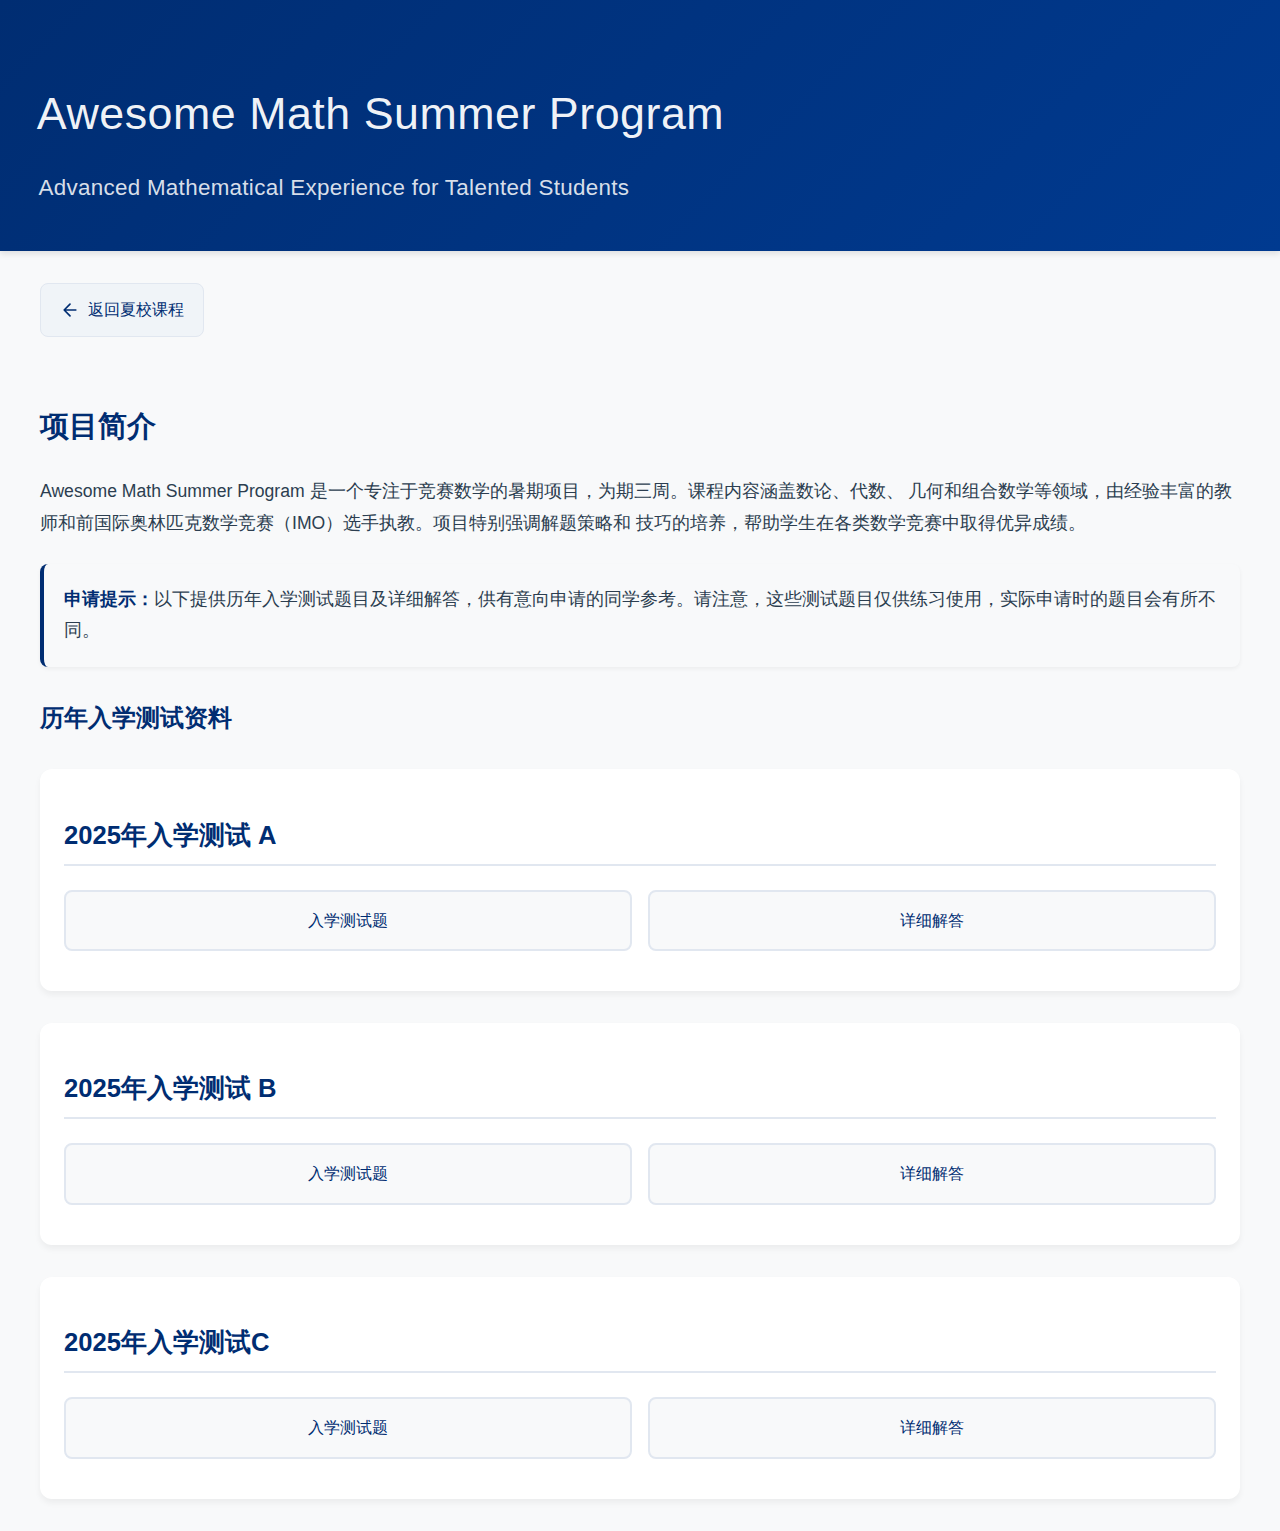
<file: website/pages/awesome.html>
<!DOCTYPE html>
<html lang="zh">
<head>
    <meta charset="UTF-8">
    <meta name="viewport" content="width=device-width, initial-scale=1.0">
    <title>Awesome Math Summer Program - TALENT</title>
    <style>
          /* 复制主页的基础样式 */
        body {
            font-family: "Arial", sans-serif;
            background-color: #FFFFFF;
            color: #333;
            line-height: 1.6;
            margin: 0;
            padding: 0;
        }

        .container {
            max-width: 1200px;
            margin: 0 auto;
            padding: 0 2rem;
        }

        header {
            background-color: #002D72;
            padding: 3rem 0;
            color: white;
            position: relative;
            box-shadow: 0 3px 6px rgba(0,0,0,0.1);
            background: linear-gradient(135deg, #002D72, #003A90);
        }

        header::after {
            display: none;
        }

        .page-title {
            font-size: 2.8rem;
            margin-bottom: 0.8rem;
            font-weight: 300;
            letter-spacing: 0.5px;
            color: rgba(255, 255, 255, 0.95);
            font-family: "Helvetica Neue", Arial, sans-serif;
            margin-left: -0.2rem;
        }

        .page-subtitle {
            color: rgba(255, 255, 255, 0.85);
            font-size: 1.4rem;
            font-weight: 300;
            margin-bottom: 0;
            letter-spacing: 0.3px;
            line-height: 1.4;
            margin-left: -0.1rem;
        }

        h1, h2, h3 {
            color: #002D72;
        }

        .year-section {
            margin: 2rem 0;
            padding: 1.5rem;
            border: none;
            border-radius: 12px;
            background-color: #fff;
            box-shadow: 0 4px 6px rgba(0,0,0,0.05);
            transition: transform 0.2s ease, box-shadow 0.2s ease;
        }

        .year-section:hover {
            transform: translateY(-2px);
            box-shadow: 0 6px 12px rgba(0,0,0,0.1);
        }

        .year-section h2 {
            font-size: 1.6rem;
            color: #002D72;
            margin-bottom: 1.5rem;
            padding-bottom: 0.5rem;
            border-bottom: 2px solid #E1E7F0;
        }

        .resource-list {
            display: grid;
            grid-template-columns: repeat(auto-fit, minmax(250px, 1fr));
            gap: 1rem;
            padding: 0;
            list-style: none;
        }

        .resource-list li {
            margin: 0;
            list-style-type: none;
        }

        .resource-list a {
            display: flex;
            align-items: center;
            justify-content: center;
            padding: 1rem;
            border: 2px solid #E1E7F0;
            border-radius: 8px;
            color: #002D72;
            font-weight: 500;
            text-decoration: none;
            transition: all 0.2s ease;
            background-color: #F8F9FA;
        }

        .resource-list a:hover {
            background-color: #002D72;
            color: white;
            border-color: #002D72;
            transform: translateY(-2px);
        }

        .back-link {
            display: inline-flex;
            align-items: center;
            gap: 8px;
            color: #002D72;
            text-decoration: none;
            font-weight: 500;
            margin: 2rem 0;
            padding: 0.8rem 1.2rem;
            border-radius: 8px;
            transition: all 0.3s ease;
            background-color: #F0F4F8;
            border: 1px solid #E1E7F0;
        }

        .back-link:hover {
            background-color: #002D72;
            color: white;
            transform: translateX(-5px);
        }

        .back-link svg {
            transition: transform 0.3s ease;
        }

        .back-link:hover svg {
            transform: translateX(-3px);
        }

        .back-link span {
            font-size: 1rem;
        }

        .intro-text {
            margin: 2rem 0;
            line-height: 1.8;
            color: #2C3E50;
        }

        .intro-text h2 {
            font-size: 1.8rem;
            color: #002D72;
            margin-bottom: 1.5rem;
        }

        .intro-text p {
            font-size: 1.1rem;
            margin-bottom: 1.5rem;
        }

        .note {
            background-color: #F8F9FA;
            padding: 1.25rem;
            border-radius: 8px;
            border-left: 4px solid #002D72;
            margin: 1.5rem 0;
            box-shadow: 0 2px 4px rgba(0,0,0,0.05);
        }

        .note p {
            margin: 0;
            color: #2C3E50;
        }

        .note strong {
            color: #002D72;
            font-weight: 600;
        }

        @media screen and (max-width: 768px) {
            .container {
                padding: 0 1.5rem;
            }
            
            .page-title {
                font-size: 2rem;
                margin-left: -0.1rem;
            }
            
            .year-section {
                padding: 1.25rem;
            }
            
            .resource-list {
                grid-template-columns: 1fr;
            }
        }

        html {
            scroll-behavior: smooth;
        }

        body {
            background-color: #F8F9FA;
            min-height: 100vh;
        }

        header .container {
            max-width: 1200px;
            margin: 0 auto;
            padding: 0 2rem;
        }

        @media screen and (max-width: 768px) {
            header {
                padding: 2rem 0;
            }
            
            .page-title {
                font-size: 2rem;
                margin-bottom: 0.5rem;
            }
            
            .page-subtitle {
                font-size: 1.1rem;
            }
        }
    </style>
</head>
<body>
    <header>
        <div class="container">
            <h1 class="page-title">Awesome Math Summer Program</h1>
            <p class="page-subtitle">Advanced Mathematical Experience for Talented Students</p>
        </div>
    </header>

    <div class="container">
        <a href="../index.html#summer-courses" class="back-link">
            <svg width="20" height="20" viewBox="0 0 24 24" fill="none" xmlns="http://www.w3.org/2000/svg">
                <path d="M19 12H5M5 12L12 19M5 12L12 5" stroke="currentColor" stroke-width="2" stroke-linecap="round" stroke-linejoin="round"/>
            </svg>
            <span>返回夏校课程</span>
        </a>

        <div class="intro-text">
            <h2>项目简介</h2>
            <p>
                Awesome Math Summer Program 是一个专注于竞赛数学的暑期项目，为期三周。课程内容涵盖数论、代数、
                几何和组合数学等领域，由经验丰富的教师和前国际奥林匹克数学竞赛（IMO）选手执教。项目特别强调解题策略和
                技巧的培养，帮助学生在各类数学竞赛中取得优异成绩。
            </p>
            
            <div class="note">
                <p><strong>申请提示：</strong>以下提供历年入学测试题目及详细解答，供有意向申请的同学参考。请注意，这些测试题目仅供练习使用，实际申请时的题目会有所不同。</p>
            </div>
        </div>

        <h2>历年入学测试资料</h2>

        <section class="year-section">
            <h2>2025年入学测试 A</h2>
            <ul class="resource-list">
                <li><a href="../pdf/awesome/2025/testA.pdf">入学测试题</a></li>
                <li><a href="../pdf/awesome/2025/solutionsA.pdf">详细解答</a></li>
            </ul>
        </section>

        <section class="year-section">
            <h2>2025年入学测试 B</h2>
            <ul class="resource-list">
                <li><a href="../pdf/awesome/2025/testB.pdf">入学测试题</a></li>
                <li><a href="../pdf/awesome/2025/solutionsB.pdf">详细解答</a></li>
            </ul>
        </section>

        <section class="year-section">
            <h2>2025年入学测试C</h2>
            <ul class="resource-list">
                <li><a href="../pdf/awesome/2025/testC.pdf">入学测试题</a></li>
                <li><a href="../pdf/awesome/2025/solutionsC.pdf">详细解答</a></li>
            </ul>
        </section>
    </div>
</body>
</html>
</file>
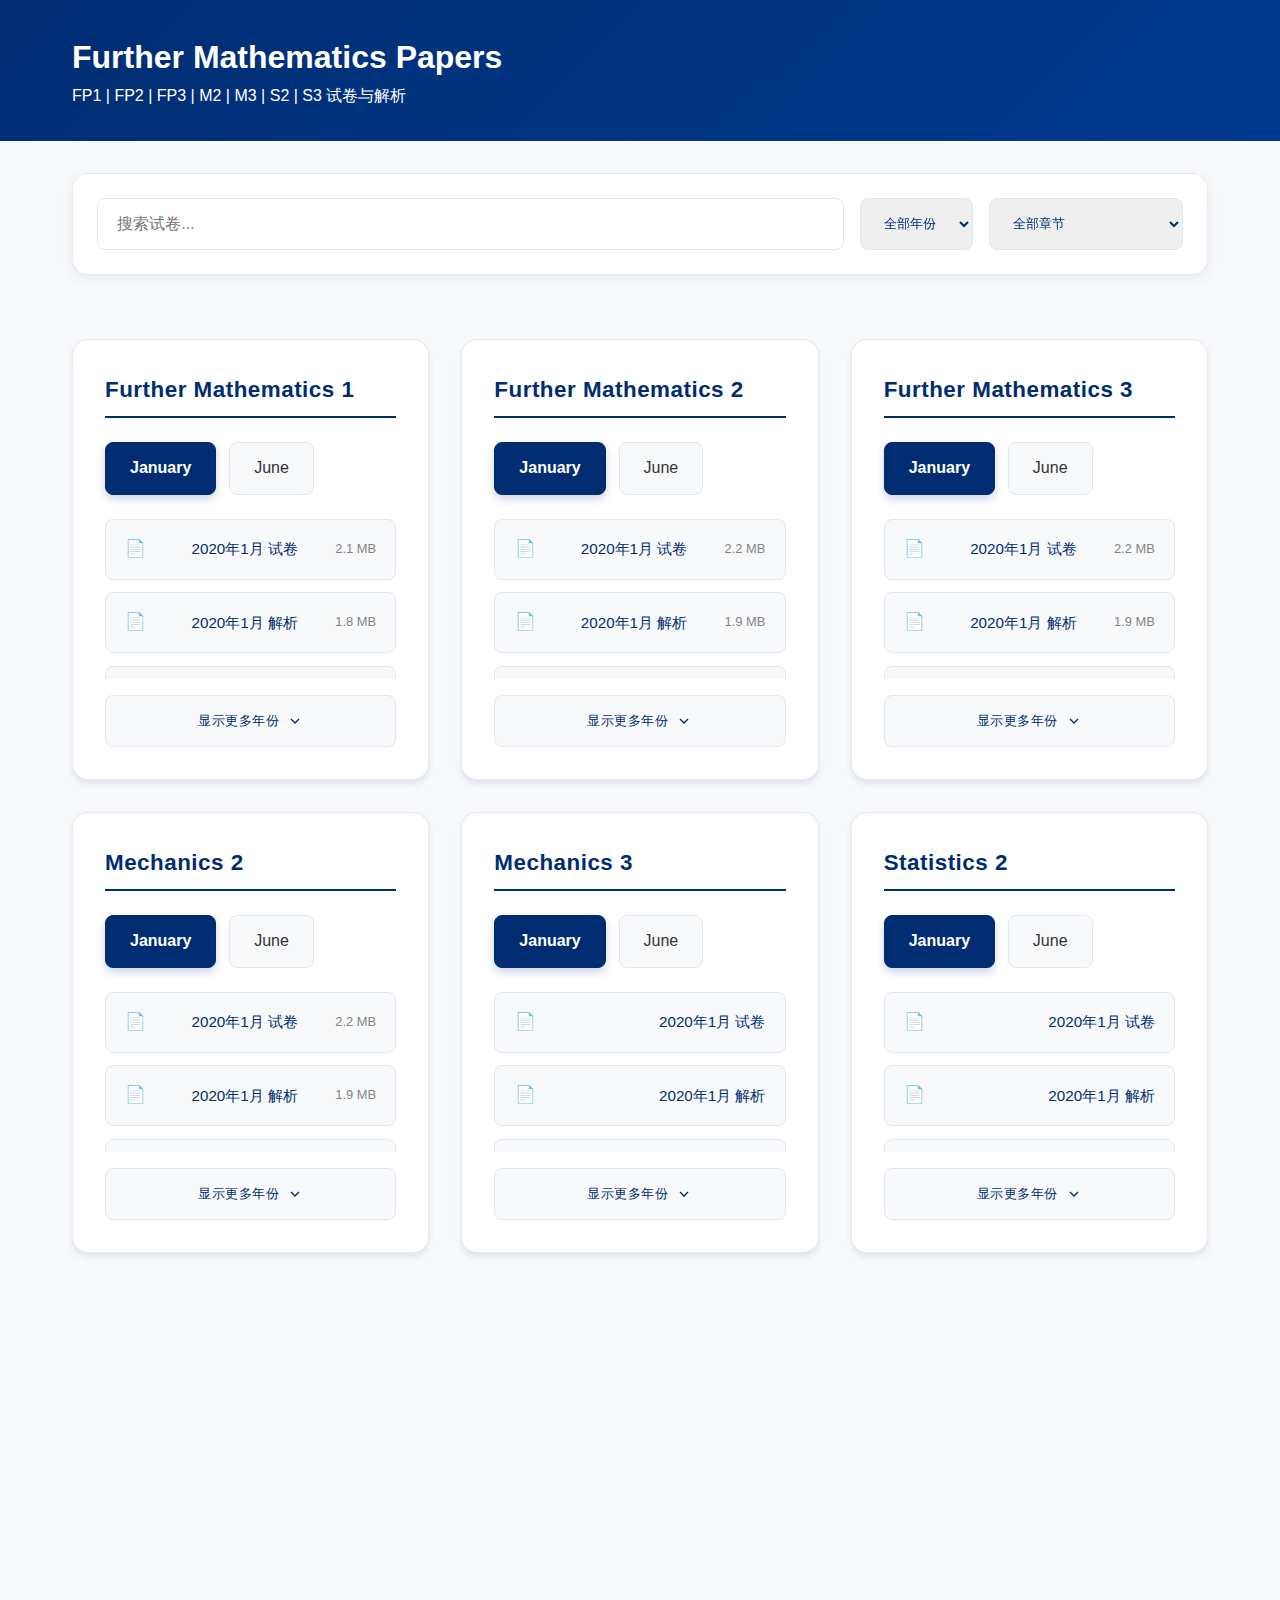
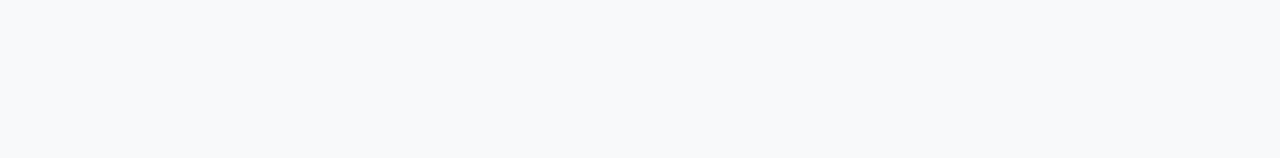
<file: website/pages/further-mathematics-papers.html>
<!DOCTYPE html>
<html lang="zh">
<head>
  <meta charset="UTF-8">
  <meta name="viewport" content="width=device-width, initial-scale=1.0">
  <title>Further Mathematics Papers</title>
  <style>
    /* 加载动画 */
    .loading {
      position: fixed;
      top: 0;
      left: 0;
      width: 100%;
      height: 100%;
      background: rgba(255, 255, 255, 0.9);
      display: flex;
      justify-content: center;
      align-items: center;
      z-index: 1000;
    }

    .loading-spinner {
      width: 50px;
      height: 50px;
      border: 3px solid #E1E7F0;
      border-top-color: #002D72;
      border-radius: 50%;
      animation: spin 1s linear infinite;
    }

    @keyframes spin {
      to { transform: rotate(360deg); }
    }

    /* 改进颜色方案 */
    :root {
      --primary: #002D72;
      --primary-light: rgba(0, 45, 114, 0.05);
      --primary-dark: #001f4f;
      --accent: #003A90;
      --text: #333;
      --text-light: #666;
      --border: #E1E7F0;
      --background: #F8F9FA;
      --white: #FFFFFF;
      --shadow: rgba(0, 45, 114, 0.1);
    }

    * {
      margin: 0;
      padding: 0;
      box-sizing: border-box;
    }

    body {
      font-family: "Arial", sans-serif;
      background-color: #F8F9FA;
      color: #333;
      line-height: 1.6;
    }

    /* 顶部导航 */
    header {
      background: linear-gradient(135deg, #002D72, #003A90);
      color: white;
      padding: 2rem 0;
      margin-bottom: 2rem;
    }

    .header-content {
      max-width: 1200px;
      margin: 0 auto;
      padding: 0 2rem;
    }

    /* 搜索栏 */
    .search-container {
      max-width: 1200px;
      margin: 0 auto 2rem;
      padding: 0 2rem;
    }

    .search-box {
      display: flex;
      gap: 1rem;
      background: white;
      padding: 1.5rem;
      border-radius: 16px;
      box-shadow: 0 4px 12px rgba(0, 45, 114, 0.08);
      border: 1px solid rgba(0, 45, 114, 0.1);
    }

    .search-input {
      flex: 1;
      padding: 1rem 1.2rem;
      border: 1px solid #E1E7F0;
      border-radius: 8px;
      font-size: 1rem;
    }

    .filter-select {
      padding: 1rem 1.2rem;
      border: 1px solid #E1E7F0;
      border-radius: 8px;
      color: #002D72;
    }

    .container {
      max-width: 1200px;
      margin: 0 auto;
      padding: 0 2rem;
    }

    .papers-container {
      display: grid;
      grid-template-columns: repeat(auto-fit, minmax(300px, 1fr));
      gap: 2rem;
      padding: 2rem 0;
      animation: fadeIn 0.5s ease-out;
    }

    .paper-section {
      background: #FFFFFF;
      border-radius: 16px;
      padding: 2rem;
      box-shadow: 0 4px 6px rgba(0, 45, 114, 0.1);
      transition: all 0.3s ease;
      border: 1px solid rgba(0, 45, 114, 0.1);
      position: relative;
      overflow: hidden;
    }

    .paper-section:hover {
      transform: translateY(-8px);
      box-shadow: 0 12px 24px rgba(0, 45, 114, 0.12);
      border-color: #002D72;
    }

    .paper-section h3 {
      color: #002D72;
      margin-bottom: 1.5rem;
      padding-bottom: 0.5rem;
      border-bottom: 2px solid #002D72;
      font-size: 1.4rem;
      font-weight: 600;
      letter-spacing: 0.5px;
    }

    .month-tabs {
      display: flex;
      gap: 0.8rem;
      margin-bottom: 1.5rem;
    }

    .month-tab {
      padding: 0.8rem 1.5rem;
      border: 1px solid #E1E7F0;
      border-radius: 8px;
      cursor: pointer;
      transition: all 0.3s ease;
      user-select: none;
      font-weight: 500;
      background: #F8F9FA;
    }

    .month-tab:hover {
      background: rgba(0, 45, 114, 0.05);
      border-color: #002D72;
    }

    .month-tab.active {
      background: #002D72;
      color: white;
      border-color: #002D72;
      font-weight: 600;
      box-shadow: 0 4px 8px rgba(0, 45, 114, 0.2);
    }

    .paper-links {
      display: grid;
      gap: 0.8rem;
      max-height: 160px;
      overflow: hidden;
      transition: max-height 0.3s ease;
    }

    .paper-links.expanded {
      max-height: 2000px;
    }

    .show-more-btn {
      display: flex;
      align-items: center;
      justify-content: center;
      width: 100%;
      padding: 1rem;
      margin-top: 1rem;
      background: #F8F9FA;
      border: 1px solid #E1E7F0;
      border-radius: 8px;
      color: #002D72;
      cursor: pointer;
      transition: all 0.3s ease;
      font-weight: 500;
      letter-spacing: 0.5px;
    }

    .show-more-btn:hover {
      background: rgba(0, 45, 114, 0.05);
      border-color: #002D72;
      box-shadow: 0 2px 4px rgba(0, 45, 114, 0.1);
    }

    .show-more-btn svg {
      width: 16px;
      height: 16px;
      margin-left: 8px;
      transition: transform 0.3s ease;
    }

    .show-more-btn.expanded svg {
      transform: rotate(180deg);
    }

    /* 修改试卷链接的交互效果 */
    .paper-link {
      position: relative;
      overflow: hidden;
      display: flex;
      align-items: center;
      padding: 1rem 1.2rem;
      background: #F8F9FA;
      border: 1px solid #E1E7F0;
      border-radius: 8px;
      color: #002D72;
      text-decoration: none;
      transition: all 0.3s ease;
      font-size: 0.95rem;
      justify-content: space-between;
    }

    .paper-link::before {
      content: '📄';
      margin-right: 8px;
      font-size: 1.1em;
    }

    .paper-link:hover::before {
      background-position: 100% 0;
    }

    .paper-link:hover {
      border-color: #002D72;
      transform: translateX(8px);
      box-shadow: 0 4px 8px rgba(0, 45, 114, 0.15);
    }

    /* 添加图标 */
    .paper-link::after {
      content: '→';
      position: absolute;
      right: 1.2rem;
      opacity: 0;
      transform: translateX(-10px);
      transition: all 0.3s ease;
    }

    .paper-link:hover::after {
      opacity: 1;
      transform: translateX(0);
    }

    /* 添加波纹效果 */
    .paper-link .ripple {
      position: absolute;
      border-radius: 50%;
      transform: scale(0);
      animation: ripple 0.6s linear;
      background-color: rgba(0, 45, 114, 0.1);
    }

    @keyframes ripple {
      to {
        transform: scale(4);
        opacity: 0;
      }
    }

    /* 优化移动端显示 */
    @media screen and (max-width: 768px) {
      .header-content {
        padding: 1rem;
        text-align: center;
      }

      .header-content h1 {
        font-size: 1.5rem;
      }

      .header-content p {
        font-size: 0.9rem;
        line-height: 1.4;
      }

      .search-box {
        flex-direction: column;
        padding: 1rem;
        margin: 0 1rem;
      }

      .search-input,
      .filter-select {
        width: 100%;
        font-size: 0.95rem;
      }

      .papers-container {
        grid-template-columns: 1fr;
        gap: 1.5rem;
        padding: 1rem;
      }

      .paper-section {
        padding: 1.5rem;
        margin: 0 1rem;
        border-radius: 12px;
      }

      .month-tabs {
        justify-content: center;
        flex-wrap: wrap;
      }

      .month-tab {
        flex: 1;
        min-width: 120px;
        padding: 0.6rem 1rem;
        text-align: center;
        font-size: 0.9rem;
      }

      .paper-link {
        padding: 0.8rem 1rem;
        font-size: 0.85rem;
      }

      .show-more-btn {
        padding: 0.8rem;
        font-size: 0.9rem;
      }
    }

    /* 优化搜索框样式 */
    .search-input:focus,
    .filter-select:focus {
      outline: none;
      border-color: #002D72;
      box-shadow: 0 0 0 3px rgba(0, 45, 114, 0.1);
    }

    /* 添加页面过渡动画 */
    @keyframes fadeIn {
      from {
        opacity: 0;
        transform: translateY(20px);
      }
      to {
        opacity: 1;
        transform: translateY(0);
      }
    }

    /* 添加更多交互效果 */
    .paper-section::after {
      content: '';
      position: absolute;
      top: 0;
      left: 0;
      width: 100%;
      height: 100%;
      background: radial-gradient(circle at var(--mouse-x, 50%) var(--mouse-y, 50%), 
                                rgba(0, 45, 114, 0.05) 0%, 
                                transparent 50%);
      opacity: 0;
      transition: opacity 0.3s ease;
      pointer-events: none;
    }

    .paper-section:hover::after {
      opacity: 1;
    }

    /* 优化搜索框交互 */
    .search-box {
      position: sticky;
      top: 1rem;
      z-index: 100;
      backdrop-filter: blur(8px);
      transition: all 0.3s ease;
    }

    .search-box:focus-within {
      transform: translateY(-2px);
      box-shadow: 0 8px 24px var(--shadow);
    }

    /* 添加文件大小样式 */
    .paper-size {
      font-size: 0.85em;
      color: var(--text-light);
      opacity: 0.8;
    }

    /* 添加加载状态样式 */
    .paper-link.loading {
      position: relative;
      pointer-events: none;
      opacity: 0.7;
    }

    .paper-link.loading::after {
      content: '';
      position: absolute;
      right: 1.2rem;
      width: 16px;
      height: 16px;
      border: 2px solid var(--primary);
      border-top-color: transparent;
      border-radius: 50%;
      animation: spin 1s linear infinite;
    }
  </style>
</head>
<body>
  <div class="loading">
    <div class="loading-spinner"></div>
  </div>

  <header>
    <div class="header-content">
      <h1>Further Mathematics Papers</h1>
      <p>FP1 | FP2 | FP3 | M2 | M3 | S2 | S3 试卷与解析</p>
    </div>
  </header>

  <div class="search-container">
    <div class="search-box">
      <input type="text" class="search-input" placeholder="搜索试卷...">
      <select class="filter-select">
        <option value="all">全部年份</option>
        <option value="2020">2020</option>
        <option value="2019">2019</option>
        <option value="2018">2018</option>
        <option value="2017">2017</option>
        <option value="2016">2016</option>
        <option value="2015">2015</option>
        <option value="2014">2014</option>
        <option value="2013">2013</option>
        <option value="2012">2012</option>
        <option value="2011">2011</option>
        <option value="2010">2010</option>
        <option value="2009">2009</option>
        <option value="2008">2008</option>
        <option value="2007">2007</option>
        <option value="2006">2006</option>
        <option value="2005">2005</option>
      </select>
      <select class="filter-select">
        <option value="all">全部章节</option>
        <option value="Further Mathematics 1">Further Mathematics 1</option>
        <option value="Further Mathematics 2">Further Mathematics 2</option>
        <option value="Further Mathematics 3">Further Mathematics 3</option>
        <option value="Mechanics 2">Mechanics 2</option>
        <option value="Mechanics 3">Mechanics 3</option>
        <option value="Statistics 2">Statistics 2</option>
        <option value="Statistics 3">Statistics 3</option>
      </select>
    </div>
  </div>

  <div class="container">
    <div class="papers-container">
      <!-- P1 Section -->
      <div class="paper-section">
        <h3>Further Mathematics 1</h3>
        <div class="month-tabs">
          <div class="month-tab active">January</div>
          <div class="month-tab">June</div>
        </div>
        <div class="paper-links january-papers">
          <a href="/papers/further-mathematics/fp1/2020/jan/question-paper.pdf" class="paper-link">
            <span>2020年1月 试卷</span>
            <span class="paper-size">2.1 MB</span>
          </a>
          <a href="/papers/further-mathematics/fp1/2020/jan/mark-scheme.pdf" class="paper-link">
            <span>2020年1月 解析</span>
            <span class="paper-size">1.8 MB</span>
          </a>
          <a href="/papers/further-mathematics/fp1/2019/jan/question-paper.pdf" class="paper-link">
            <span>2019年1月 试卷</span>
            <span class="paper-size">2.0 MB</span>
          </a>
          <a href="/papers/further-mathematics/fp1/2019/jan/mark-scheme.pdf" class="paper-link">
            <span>2019年1月 解析</span>
            <span class="paper-size">1.7 MB</span>
          </a>
          <a href="/papers/further-mathematics/fp1/2018/jan/question-paper.pdf" class="paper-link">
            <span>2018年1月 试卷</span>
            <span class="paper-size">1.9 MB</span>
          </a>
          <a href="/papers/further-mathematics/fp1/2018/jan/mark-scheme.pdf" class="paper-link">
            <span>2018年1月 解析</span>
            <span class="paper-size">1.6 MB</span>
          </a>
          <a href="/papers/further-mathematics/fp1/2017/jan/question-paper.pdf" class="paper-link">
            <span>2017年1月 试卷</span>
            <span class="paper-size">1.8 MB</span>
          </a>
          <a href="/papers/further-mathematics/fp1/2017/jan/mark-scheme.pdf" class="paper-link">
            <span>2017年1月 解析</span>
            <span class="paper-size">1.5 MB</span>
          </a>
          <a href="/papers/further-mathematics/fp1/2016/jan/question-paper.pdf" class="paper-link">
            <span>2016年1月 试卷</span>
            <span class="paper-size">1.7 MB</span>
          </a>
          <a href="/papers/further-mathematics/fp1/2016/jan/mark-scheme.pdf" class="paper-link">
            <span>2016年1月 解析</span>
            <span class="paper-size">1.4 MB</span>
          </a>
          <a href="/papers/further-mathematics/fp1/2015/jan/question-paper.pdf" class="paper-link">
            <span>2015年1月 试卷</span>
            <span class="paper-size">1.6 MB</span>
          </a>
          <a href="/papers/further-mathematics/fp1/2015/jan/mark-scheme.pdf" class="paper-link">
            <span>2015年1月 解析</span>
            <span class="paper-size">1.3 MB</span>
          </a>
          <a href="/papers/further-mathematics/fp1/2014/jan/question-paper.pdf" class="paper-link">
            <span>2014年1月 试卷</span>
            <span class="paper-size">1.5 MB</span>
          </a>
          <a href="/papers/further-mathematics/fp1/2014/jan/mark-scheme.pdf" class="paper-link">
            <span>2014年1月 解析</span>
            <span class="paper-size">1.2 MB</span>
          </a>
          <a href="/papers/further-mathematics/fp1/2013/jan/question-paper.pdf" class="paper-link">
            <span>2013年1月 试卷</span>
            <span class="paper-size">1.4 MB</span>
          </a>
          <a href="/papers/further-mathematics/fp1/2013/jan/mark-scheme.pdf" class="paper-link">
            <span>2013年1月 解析</span>
            <span class="paper-size">1.1 MB</span>
          </a>
          <a href="/papers/further-mathematics/fp1/2012/jan/question-paper.pdf" class="paper-link">
            <span>2012年1月 试卷</span>
            <span class="paper-size">1.3 MB</span>
          </a>
          <a href="/papers/further-mathematics/fp1/2012/jan/mark-scheme.pdf" class="paper-link">
            <span>2012年1月 解析</span>
            <span class="paper-size">1.0 MB</span>
          </a>
          <a href="/papers/further-mathematics/fp1/2011/jan/question-paper.pdf" class="paper-link">
            <span>2011年1月 试卷</span>
            <span class="paper-size">1.2 MB</span>
          </a>
          <a href="/papers/further-mathematics/fp1/2011/jan/mark-scheme.pdf" class="paper-link">
            <span>2011年1月 解析</span>
            <span class="paper-size">0.9 MB</span>
          </a>
          <a href="/papers/further-mathematics/fp1/2010/jan/question-paper.pdf" class="paper-link">
            <span>2010年1月 试卷</span>
            <span class="paper-size">1.1 MB</span>
          </a>
          <a href="/papers/further-mathematics/fp1/2010/jan/mark-scheme.pdf" class="paper-link">
            <span>2010年1月 解析</span>
            <span class="paper-size">0.8 MB</span>
          </a>
          <a href="/papers/further-mathematics/fp1/2009/jan/question-paper.pdf" class="paper-link">
            <span>2009年1月 试卷</span>
            <span class="paper-size">1.0 MB</span>
          </a>
          <a href="/papers/further-mathematics/fp1/2009/jan/mark-scheme.pdf" class="paper-link">
            <span>2009年1月 解析</span>
            <span class="paper-size">0.7 MB</span>
          </a>
          <a href="/papers/further-mathematics/fp1/2008/jan/question-paper.pdf" class="paper-link">
            <span>2008年1月 试卷</span>
            <span class="paper-size">0.9 MB</span>
          </a>
          <a href="/papers/further-mathematics/fp1/2008/jan/mark-scheme.pdf" class="paper-link">
            <span>2008年1月 解析</span>
            <span class="paper-size">0.6 MB</span>
          </a>
          <a href="/papers/further-mathematics/fp1/2007/jan/question-paper.pdf" class="paper-link">
            <span>2007年1月 试卷</span>
            <span class="paper-size">0.8 MB</span>
          </a>
          <a href="/papers/further-mathematics/fp1/2007/jan/mark-scheme.pdf" class="paper-link">
            <span>2007年1月 解析</span>
            <span class="paper-size">0.5 MB</span>
          </a>
          <a href="/papers/further-mathematics/fp1/2006/jan/question-paper.pdf" class="paper-link">
            <span>2006年1月 试卷</span>
            <span class="paper-size">0.7 MB</span>
          </a>
          <a href="/papers/further-mathematics/fp1/2006/jan/mark-scheme.pdf" class="paper-link">
            <span>2006年1月 解析</span>
            <span class="paper-size">0.4 MB</span>
          </a>
          <a href="/papers/further-mathematics/fp1/2005/jan/question-paper.pdf" class="paper-link">
            <span>2005年1月 试卷</span>
            <span class="paper-size">0.6 MB</span>
          </a>
          <a href="/papers/further-mathematics/fp1/2005/jan/mark-scheme.pdf" class="paper-link">
            <span>2005年1月 解析</span>
            <span class="paper-size">0.3 MB</span>
          </a>
        </div>
        <button class="show-more-btn">
          显示更多年份
          <svg viewBox="0 0 24 24" fill="none" stroke="currentColor" stroke-width="2">
            <path d="M6 9l6 6 6-6"/>
          </svg>
        </button>
        <div class="paper-links june-papers" style="display: none;">
          <a href="/papers/further-mathematics/fp1/2020/jun/question-paper.pdf" class="paper-link">
            <span>2020年6月 试卷</span>
            <span class="paper-size">2.2 MB</span>
          </a>
          <a href="/papers/further-mathematics/fp1/2020/jun/mark-scheme.pdf" class="paper-link">
            <span>2020年6月 解析</span>
            <span class="paper-size">1.9 MB</span>
          </a>
          <a href="/papers/further-mathematics/fp1/2019/jun/question-paper.pdf" class="paper-link">
            <span>2019年6月 试卷</span>
            <span class="paper-size">2.1 MB</span>
          </a>
          <a href="/papers/further-mathematics/fp1/2019/jun/mark-scheme.pdf" class="paper-link">
            <span>2019年6月 解析</span>
            <span class="paper-size">1.8 MB</span>
          </a>
          <a href="/papers/further-mathematics/fp1/2018/jun/question-paper.pdf" class="paper-link">
            <span>2018年6月 试卷</span>
            <span class="paper-size">2.0 MB</span>
          </a>
          <a href="/papers/further-mathematics/fp1/2018/jun/mark-scheme.pdf" class="paper-link">
            <span>2018年6月 解析</span>
            <span class="paper-size">1.7 MB</span>
          </a>
          <a href="/papers/further-mathematics/fp1/2017/jun/question-paper.pdf" class="paper-link">
            <span>2017年6月 试卷</span>
            <span class="paper-size">1.9 MB</span>
          </a>
          <a href="/papers/further-mathematics/fp1/2017/jun/mark-scheme.pdf" class="paper-link">
            <span>2017年6月 解析</span>
            <span class="paper-size">1.6 MB</span>
          </a>
          <a href="/papers/further-mathematics/fp1/2016/jun/question-paper.pdf" class="paper-link">
            <span>2016年6月 试卷</span>
            <span class="paper-size">1.8 MB</span>
          </a>
          <a href="/papers/further-mathematics/fp1/2016/jun/mark-scheme.pdf" class="paper-link">
            <span>2016年6月 解析</span>
            <span class="paper-size">1.5 MB</span>
          </a>
          <a href="/papers/further-mathematics/fp1/2015/jun/question-paper.pdf" class="paper-link">
            <span>2015年6月 试卷</span>
            <span class="paper-size">1.7 MB</span>
          </a>
          <a href="/papers/further-mathematics/fp1/2015/jun/mark-scheme.pdf" class="paper-link">
            <span>2015年6月 解析</span>
            <span class="paper-size">1.4 MB</span>
          </a>
          <a href="/papers/further-mathematics/fp1/2014/jun/question-paper.pdf" class="paper-link">
            <span>2014年6月 试卷</span>
            <span class="paper-size">1.6 MB</span>
          </a>
          <a href="/papers/further-mathematics/fp1/2014/jun/mark-scheme.pdf" class="paper-link">
            <span>2014年6月 解析</span>
            <span class="paper-size">1.3 MB</span>
          </a>
          <a href="/papers/further-mathematics/fp1/2013/jun/question-paper.pdf" class="paper-link">
            <span>2013年6月 试卷</span>
            <span class="paper-size">1.5 MB</span>
          </a>
          <a href="/papers/further-mathematics/fp1/2013/jun/mark-scheme.pdf" class="paper-link">
            <span>2013年6月 解析</span>
            <span class="paper-size">1.2 MB</span>
          </a>
          <a href="/papers/further-mathematics/fp1/2012/jun/question-paper.pdf" class="paper-link">
            <span>2012年6月 试卷</span>
            <span class="paper-size">1.4 MB</span>
          </a>
          <a href="/papers/further-mathematics/fp1/2012/jun/mark-scheme.pdf" class="paper-link">
            <span>2012年6月 解析</span>
            <span class="paper-size">1.1 MB</span>
          </a>
          <a href="/papers/further-mathematics/fp1/2011/jun/question-paper.pdf" class="paper-link">
            <span>2011年6月 试卷</span>
            <span class="paper-size">1.3 MB</span>
          </a>
          <a href="/papers/further-mathematics/fp1/2011/jun/mark-scheme.pdf" class="paper-link">
            <span>2011年6月 解析</span>
            <span class="paper-size">0.9 MB</span>
          </a>
          <a href="/papers/further-mathematics/fp1/2010/jun/question-paper.pdf" class="paper-link">
            <span>2010年6月 试卷</span>
            <span class="paper-size">1.1 MB</span>
          </a>
          <a href="/papers/further-mathematics/fp1/2010/jun/mark-scheme.pdf" class="paper-link">
            <span>2010年6月 解析</span>
            <span class="paper-size">0.8 MB</span>
          </a>
          <a href="/papers/further-mathematics/fp1/2009/jun/question-paper.pdf" class="paper-link">
            <span>2009年6月 试卷</span>
            <span class="paper-size">1.0 MB</span>
          </a>
          <a href="/papers/further-mathematics/fp1/2009/jun/mark-scheme.pdf" class="paper-link">
            <span>2009年6月 解析</span>
            <span class="paper-size">0.7 MB</span>
          </a>
          <a href="/papers/further-mathematics/fp1/2008/jun/question-paper.pdf" class="paper-link">
            <span>2008年6月 试卷</span>
            <span class="paper-size">0.9 MB</span>
          </a>
          <a href="/papers/further-mathematics/fp1/2008/jun/mark-scheme.pdf" class="paper-link">
            <span>2008年6月 解析</span>
            <span class="paper-size">0.6 MB</span>
          </a>
          <a href="/papers/further-mathematics/fp1/2007/jun/question-paper.pdf" class="paper-link">
            <span>2007年6月 试卷</span>
            <span class="paper-size">0.8 MB</span>
          </a>
          <a href="/papers/further-mathematics/fp1/2007/jun/mark-scheme.pdf" class="paper-link">
            <span>2007年6月 解析</span>
            <span class="paper-size">0.5 MB</span>
          </a>
          <a href="/papers/further-mathematics/fp1/2006/jun/question-paper.pdf" class="paper-link">
            <span>2006年6月 试卷</span>
            <span class="paper-size">0.7 MB</span>
          </a>
          <a href="/papers/further-mathematics/fp1/2006/jun/mark-scheme.pdf" class="paper-link">
            <span>2006年6月 解析</span>
            <span class="paper-size">0.4 MB</span>
          </a>
          <a href="/papers/further-mathematics/fp1/2005/jun/question-paper.pdf" class="paper-link">
            <span>2005年6月 试卷</span>
            <span class="paper-size">0.6 MB</span>
          </a>
          <a href="/papers/further-mathematics/fp1/2005/jun/mark-scheme.pdf" class="paper-link">
            <span>2005年6月 解析</span>
            <span class="paper-size">0.3 MB</span>
          </a>
        </div>
        <button class="show-more-btn" style="display: none;">
          显示更多年份
          <svg viewBox="0 0 24 24" fill="none" stroke="currentColor" stroke-width="2">
            <path d="M6 9l6 6 6-6"/>
          </svg>
        </button>
      </div>

      <!-- P2 Section -->
      <div class="paper-section">
        <h3>Further Mathematics 2</h3>
        <div class="month-tabs">
          <div class="month-tab active">January</div>
          <div class="month-tab">June</div>
        </div>
        <div class="paper-links january-papers">
          <a href="/papers/further-mathematics/fp2/2020/jan/question-paper.pdf" class="paper-link">
            <span>2020年1月 试卷</span>
            <span class="paper-size">2.2 MB</span>
          </a>
          <a href="/papers/further-mathematics/fp2/2020/jan/mark-scheme.pdf" class="paper-link">
            <span>2020年1月 解析</span>
            <span class="paper-size">1.9 MB</span>
          </a>
          <a href="/papers/further-mathematics/fp2/2019/jan/question-paper.pdf" class="paper-link">
            <span>2019年1月 试卷</span>
            <span class="paper-size">2.1 MB</span>
          </a>
          <a href="/papers/further-mathematics/fp2/2019/jan/mark-scheme.pdf" class="paper-link">
            <span>2019年1月 解析</span>
            <span class="paper-size">1.8 MB</span>
          </a>
          <a href="/papers/further-mathematics/fp2/2018/jan/question-paper.pdf" class="paper-link">
            <span>2018年1月 试卷</span>
            <span class="paper-size">2.0 MB</span>
          </a>
          <a href="/papers/further-mathematics/fp2/2018/jan/mark-scheme.pdf" class="paper-link">
            <span>2018年1月 解析</span>
            <span class="paper-size">1.7 MB</span>
          </a>
          <a href="/papers/further-mathematics/fp2/2017/jan/question-paper.pdf" class="paper-link">
            <span>2017年1月 试卷</span>
            <span class="paper-size">1.9 MB</span>
          </a>
          <a href="/papers/further-mathematics/fp2/2017/jan/mark-scheme.pdf" class="paper-link">
            <span>2017年1月 解析</span>
            <span class="paper-size">1.6 MB</span>
          </a>
          <a href="/papers/further-mathematics/fp2/2016/jan/question-paper.pdf" class="paper-link">
            <span>2016年1月 试卷</span>
            <span class="paper-size">1.8 MB</span>
          </a>
          <a href="/papers/further-mathematics/fp2/2016/jan/mark-scheme.pdf" class="paper-link">
            <span>2016年1月 解析</span>
            <span class="paper-size">1.5 MB</span>
          </a>
          <a href="/papers/further-mathematics/fp2/2015/jan/question-paper.pdf" class="paper-link">
            <span>2015年1月 试卷</span>
            <span class="paper-size">1.7 MB</span>
          </a>
          <a href="/papers/further-mathematics/fp2/2015/jan/mark-scheme.pdf" class="paper-link">
            <span>2015年1月 解析</span>
            <span class="paper-size">1.4 MB</span>
          </a>
          <a href="/papers/further-mathematics/fp2/2014/jan/question-paper.pdf" class="paper-link">
            <span>2014年1月 试卷</span>
            <span class="paper-size">1.6 MB</span>
          </a>
          <a href="/papers/further-mathematics/fp2/2014/jan/mark-scheme.pdf" class="paper-link">
            <span>2014年1月 解析</span>
            <span class="paper-size">1.3 MB</span>
          </a>
          <a href="/papers/further-mathematics/fp2/2013/jan/question-paper.pdf" class="paper-link">
            <span>2013年1月 试卷</span>
            <span class="paper-size">1.5 MB</span>
          </a>
          <a href="/papers/further-mathematics/fp2/2013/jan/mark-scheme.pdf" class="paper-link">
            <span>2013年1月 解析</span>
            <span class="paper-size">1.2 MB</span>
          </a>
          <a href="/papers/further-mathematics/fp2/2012/jan/question-paper.pdf" class="paper-link">
            <span>2012年1月 试卷</span>
            <span class="paper-size">1.4 MB</span>
          </a>
          <a href="/papers/further-mathematics/fp2/2012/jan/mark-scheme.pdf" class="paper-link">
            <span>2012年1月 解析</span>
            <span class="paper-size">1.1 MB</span>
          </a>
          <a href="/papers/further-mathematics/fp2/2011/jan/question-paper.pdf" class="paper-link">
            <span>2011年1月 试卷</span>
            <span class="paper-size">1.3 MB</span>
          </a>
          <a href="/papers/further-mathematics/fp2/2011/jan/mark-scheme.pdf" class="paper-link">
            <span>2011年1月 解析</span>
            <span class="paper-size">0.9 MB</span>
          </a>
          <a href="/papers/further-mathematics/fp2/2010/jan/question-paper.pdf" class="paper-link">
            <span>2010年1月 试卷</span>
            <span class="paper-size">1.1 MB</span>
          </a>
          <a href="/papers/further-mathematics/fp2/2010/jan/mark-scheme.pdf" class="paper-link">
            <span>2010年1月 解析</span>
            <span class="paper-size">0.8 MB</span>
          </a>
          <a href="/papers/further-mathematics/fp2/2009/jan/question-paper.pdf" class="paper-link">
            <span>2009年1月 试卷</span>
            <span class="paper-size">1.0 MB</span>
          </a>
          <a href="/papers/further-mathematics/fp2/2009/jan/mark-scheme.pdf" class="paper-link">
            <span>2009年1月 解析</span>
            <span class="paper-size">0.7 MB</span>
          </a>
          <a href="/papers/further-mathematics/fp2/2008/jan/question-paper.pdf" class="paper-link">
            <span>2008年1月 试卷</span>
            <span class="paper-size">0.9 MB</span>
          </a>
          <a href="/papers/further-mathematics/fp2/2008/jan/mark-scheme.pdf" class="paper-link">
            <span>2008年1月 解析</span>
            <span class="paper-size">0.6 MB</span>
          </a>
          <a href="/papers/further-mathematics/fp2/2007/jan/question-paper.pdf" class="paper-link">
            <span>2007年1月 试卷</span>
            <span class="paper-size">0.8 MB</span>
          </a>
          <a href="/papers/further-mathematics/fp2/2007/jan/mark-scheme.pdf" class="paper-link">
            <span>2007年1月 解析</span>
            <span class="paper-size">0.5 MB</span>
          </a>
          <a href="/papers/further-mathematics/fp2/2006/jan/question-paper.pdf" class="paper-link">
            <span>2006年1月 试卷</span>
            <span class="paper-size">0.7 MB</span>
          </a>
          <a href="/papers/further-mathematics/fp2/2006/jan/mark-scheme.pdf" class="paper-link">
            <span>2006年1月 解析</span>
            <span class="paper-size">0.4 MB</span>
          </a>
          <a href="/papers/further-mathematics/fp2/2005/jan/question-paper.pdf" class="paper-link">
            <span>2005年1月 试卷</span>
            <span class="paper-size">0.6 MB</span>
          </a>
          <a href="/papers/further-mathematics/fp2/2005/jan/mark-scheme.pdf" class="paper-link">
            <span>2005年1月 解析</span>
            <span class="paper-size">0.3 MB</span>
          </a>
        </div>
        <button class="show-more-btn">
          显示更多年份
          <svg viewBox="0 0 24 24" fill="none" stroke="currentColor" stroke-width="2">
            <path d="M6 9l6 6 6-6"/>
          </svg>
        </button>
        <div class="paper-links june-papers" style="display: none;">
          <a href="/papers/further-mathematics/fp2/2020/jun/question-paper.pdf" class="paper-link">
            <span>2020年6月 试卷</span>
            <span class="paper-size">2.3 MB</span>
          </a>
          <a href="/papers/further-mathematics/fp2/2020/jun/mark-scheme.pdf" class="paper-link">
            <span>2020年6月 解析</span>
            <span class="paper-size">2.0 MB</span>
          </a>
          <a href="/papers/further-mathematics/fp2/2019/jun/question-paper.pdf" class="paper-link">
            <span>2019年6月 试卷</span>
            <span class="paper-size">2.2 MB</span>
          </a>
          <a href="/papers/further-mathematics/fp2/2019/jun/mark-scheme.pdf" class="paper-link">
            <span>2019年6月 解析</span>
            <span class="paper-size">1.9 MB</span>
          </a>
          <a href="/papers/further-mathematics/fp2/2018/jun/question-paper.pdf" class="paper-link">
            <span>2018年6月 试卷</span>
            <span class="paper-size">2.1 MB</span>
          </a>
          <a href="/papers/further-mathematics/fp2/2018/jun/mark-scheme.pdf" class="paper-link">
            <span>2018年6月 解析</span>
            <span class="paper-size">1.8 MB</span>
          </a>
          <a href="/papers/further-mathematics/fp2/2017/jun/question-paper.pdf" class="paper-link">
            <span>2017年6月 试卷</span>
            <span class="paper-size">2.0 MB</span>
          </a>
          <a href="/papers/further-mathematics/fp2/2017/jun/mark-scheme.pdf" class="paper-link">
            <span>2017年6月 解析</span>
            <span class="paper-size">1.7 MB</span>
          </a>
          <a href="/papers/further-mathematics/fp2/2016/jun/question-paper.pdf" class="paper-link">
            <span>2016年6月 试卷</span>
            <span class="paper-size">2.2 MB</span>
          </a>
          <a href="/papers/further-mathematics/fp2/2016/jun/mark-scheme.pdf" class="paper-link">
            <span>2016年6月 解析</span>
            <span class="paper-size">1.9 MB</span>
          </a>
          <a href="/papers/further-mathematics/fp2/2015/jun/question-paper.pdf" class="paper-link">
            <span>2015年6月 试卷</span>
            <span class="paper-size">2.1 MB</span>
          </a>
          <a href="/papers/further-mathematics/fp2/2015/jun/mark-scheme.pdf" class="paper-link">
            <span>2015年6月 解析</span>
            <span class="paper-size">1.8 MB</span>
          </a>
          <a href="/papers/further-mathematics/fp2/2014/jun/question-paper.pdf" class="paper-link">
            <span>2014年6月 试卷</span>
            <span class="paper-size">2.0 MB</span>
          </a>
          <a href="/papers/further-mathematics/fp2/2014/jun/mark-scheme.pdf" class="paper-link">
            <span>2014年6月 解析</span>
            <span class="paper-size">1.7 MB</span>
          </a>
          <a href="/papers/further-mathematics/fp2/2013/jun/question-paper.pdf" class="paper-link">
            <span>2013年6月 试卷</span>
            <span class="paper-size">2.2 MB</span>
          </a>
          <a href="/papers/further-mathematics/fp2/2013/jun/mark-scheme.pdf" class="paper-link">
            <span>2013年6月 解析</span>
            <span class="paper-size">1.9 MB</span>
          </a>
          <a href="/papers/further-mathematics/fp2/2012/jun/question-paper.pdf" class="paper-link">
            <span>2012年6月 试卷</span>
            <span class="paper-size">2.1 MB</span>
          </a>
          <a href="/papers/further-mathematics/fp2/2012/jun/mark-scheme.pdf" class="paper-link">
            <span>2012年6月 解析</span>
            <span class="paper-size">1.8 MB</span>
          </a>
          <a href="/papers/further-mathematics/fp2/2011/jun/question-paper.pdf" class="paper-link">
            <span>2011年6月 试卷</span>
            <span class="paper-size">2.0 MB</span>
          </a>
          <a href="/papers/further-mathematics/fp2/2011/jun/mark-scheme.pdf" class="paper-link">
            <span>2011年6月 解析</span>
            <span class="paper-size">1.7 MB</span>
          </a>
          <a href="/papers/further-mathematics/fp2/2010/jun/question-paper.pdf" class="paper-link">
            <span>2010年6月 试卷</span>
            <span class="paper-size">2.2 MB</span>
          </a>
          <a href="/papers/further-mathematics/fp2/2010/jun/mark-scheme.pdf" class="paper-link">
            <span>2010年6月 解析</span>
            <span class="paper-size">1.9 MB</span>
          </a>
          <a href="/papers/further-mathematics/fp2/2009/jun/question-paper.pdf" class="paper-link">
            <span>2009年6月 试卷</span>
            <span class="paper-size">2.1 MB</span>
          </a>
          <a href="/papers/further-mathematics/fp2/2009/jun/mark-scheme.pdf" class="paper-link">
            <span>2009年6月 解析</span>
            <span class="paper-size">1.8 MB</span>
          </a>
          <a href="/papers/further-mathematics/fp2/2008/jun/question-paper.pdf" class="paper-link">
            <span>2008年6月 试卷</span>
            <span class="paper-size">2.0 MB</span>
          </a>
          <a href="/papers/further-mathematics/fp2/2008/jun/mark-scheme.pdf" class="paper-link">
            <span>2008年6月 解析</span>
            <span class="paper-size">1.7 MB</span>
          </a>
          <a href="/papers/further-mathematics/fp2/2007/jun/question-paper.pdf" class="paper-link">
            <span>2007年6月 试卷</span>
            <span class="paper-size">2.2 MB</span>
          </a>
          <a href="/papers/further-mathematics/fp2/2007/jun/mark-scheme.pdf" class="paper-link">
            <span>2007年6月 解析</span>
            <span class="paper-size">1.9 MB</span>
          </a>
          <a href="/papers/further-mathematics/fp2/2006/jun/question-paper.pdf" class="paper-link">
            <span>2006年6月 试卷</span>
            <span class="paper-size">2.1 MB</span>
          </a>
          <a href="/papers/further-mathematics/fp2/2006/jun/mark-scheme.pdf" class="paper-link">
            <span>2006年6月 解析</span>
            <span class="paper-size">1.8 MB</span>
          </a>
          <a href="/papers/further-mathematics/fp2/2005/jun/question-paper.pdf" class="paper-link">
            <span>2005年6月 试卷</span>
            <span class="paper-size">2.0 MB</span>
          </a>
          <a href="/papers/further-mathematics/fp2/2005/jun/mark-scheme.pdf" class="paper-link">
            <span>2005年6月 解析</span>
            <span class="paper-size">1.7 MB</span>
          </a>
        </div>
        <button class="show-more-btn" style="display: none;">
          显示更多年份
          <svg viewBox="0 0 24 24" fill="none" stroke="currentColor" stroke-width="2">
            <path d="M6 9l6 6 6-6"/>
          </svg>
        </button>
      </div>

      <!-- P3 Section -->
      <div class="paper-section">
        <h3>Further Mathematics 3</h3>
        <div class="month-tabs">
          <div class="month-tab active">January</div>
          <div class="month-tab">June</div>
        </div>
        <div class="paper-links january-papers">
          <a href="/papers/further-mathematics/fp3/2020/jan/question-paper.pdf" class="paper-link">
            <span>2020年1月 试卷</span>
            <span class="paper-size">2.2 MB</span>
          </a>
          <a href="/papers/further-mathematics/fp3/2020/jan/mark-scheme.pdf" class="paper-link">
            <span>2020年1月 解析</span>
            <span class="paper-size">1.9 MB</span>
          </a>
          <a href="/papers/further-mathematics/fp3/2019/jan/question-paper.pdf" class="paper-link">
            <span>2019年1月 试卷</span>
            <span class="paper-size">2.1 MB</span>
          </a>
          <a href="/papers/further-mathematics/fp3/2019/jan/mark-scheme.pdf" class="paper-link">
            <span>2019年1月 解析</span>
            <span class="paper-size">1.8 MB</span>
          </a>
          <a href="/papers/further-mathematics/fp3/2018/jan/question-paper.pdf" class="paper-link">
            <span>2018年1月 试卷</span>
            <span class="paper-size">2.0 MB</span>
          </a>
          <a href="/papers/further-mathematics/fp3/2018/jan/mark-scheme.pdf" class="paper-link">
            <span>2018年1月 解析</span>
            <span class="paper-size">1.7 MB</span>
          </a>
          <a href="/papers/further-mathematics/fp3/2017/jan/question-paper.pdf" class="paper-link">
            <span>2017年1月 试卷</span>
            <span class="paper-size">1.9 MB</span>
          </a>
          <a href="/papers/further-mathematics/fp3/2017/jan/mark-scheme.pdf" class="paper-link">
            <span>2017年1月 解析</span>
            <span class="paper-size">1.6 MB</span>
          </a>
          <a href="/papers/further-mathematics/fp3/2016/jan/question-paper.pdf" class="paper-link">
            <span>2016年1月 试卷</span>
            <span class="paper-size">1.8 MB</span>
          </a>
          <a href="/papers/further-mathematics/fp3/2016/jan/mark-scheme.pdf" class="paper-link">
            <span>2016年1月 解析</span>
            <span class="paper-size">1.5 MB</span>
          </a>
          <a href="/papers/further-mathematics/fp3/2015/jan/question-paper.pdf" class="paper-link">
            <span>2015年1月 试卷</span>
            <span class="paper-size">1.7 MB</span>
          </a>
          <a href="/papers/further-mathematics/fp3/2015/jan/mark-scheme.pdf" class="paper-link">
            <span>2015年1月 解析</span>
            <span class="paper-size">1.4 MB</span>
          </a>
          <a href="/papers/further-mathematics/fp3/2014/jan/question-paper.pdf" class="paper-link">
            <span>2014年1月 试卷</span>
            <span class="paper-size">1.6 MB</span>
          </a>
          <a href="/papers/further-mathematics/fp3/2014/jan/mark-scheme.pdf" class="paper-link">
            <span>2014年1月 解析</span>
            <span class="paper-size">1.3 MB</span>
          </a>
          <a href="/papers/further-mathematics/fp3/2013/jan/question-paper.pdf" class="paper-link">
            <span>2013年1月 试卷</span>
            <span class="paper-size">1.5 MB</span>
          </a>
          <a href="/papers/further-mathematics/fp3/2013/jan/mark-scheme.pdf" class="paper-link">
            <span>2013年1月 解析</span>
            <span class="paper-size">1.2 MB</span>
          </a>
          <a href="/papers/further-mathematics/fp3/2012/jan/question-paper.pdf" class="paper-link">
            <span>2012年1月 试卷</span>
            <span class="paper-size">1.4 MB</span>
          </a>
          <a href="/papers/further-mathematics/fp3/2012/jan/mark-scheme.pdf" class="paper-link">
            <span>2012年1月 解析</span>
            <span class="paper-size">1.1 MB</span>
          </a>
          <a href="/papers/further-mathematics/fp3/2011/jan/question-paper.pdf" class="paper-link">
            <span>2011年1月 试卷</span>
            <span class="paper-size">1.3 MB</span>
          </a>
          <a href="/papers/further-mathematics/fp3/2011/jan/mark-scheme.pdf" class="paper-link">
            <span>2011年1月 解析</span>
            <span class="paper-size">0.9 MB</span>
          </a>
          <a href="/papers/further-mathematics/fp3/2010/jan/question-paper.pdf" class="paper-link">
            <span>2010年1月 试卷</span>
            <span class="paper-size">1.1 MB</span>
          </a>
          <a href="/papers/further-mathematics/fp3/2010/jan/mark-scheme.pdf" class="paper-link">
            <span>2010年1月 解析</span>
            <span class="paper-size">0.8 MB</span>
          </a>
          <a href="/papers/further-mathematics/fp3/2009/jan/question-paper.pdf" class="paper-link">
            <span>2009年1月 试卷</span>
            <span class="paper-size">1.0 MB</span>
          </a>
          <a href="/papers/further-mathematics/fp3/2009/jan/mark-scheme.pdf" class="paper-link">
            <span>2009年1月 解析</span>
            <span class="paper-size">0.7 MB</span>
          </a>
          <a href="/papers/further-mathematics/fp3/2008/jan/question-paper.pdf" class="paper-link">
            <span>2008年1月 试卷</span>
            <span class="paper-size">0.9 MB</span>
          </a>
          <a href="/papers/further-mathematics/fp3/2008/jan/mark-scheme.pdf" class="paper-link">
            <span>2008年1月 解析</span>
            <span class="paper-size">0.6 MB</span>
          </a>
          <a href="/papers/further-mathematics/fp3/2007/jan/question-paper.pdf" class="paper-link">
            <span>2007年1月 试卷</span>
            <span class="paper-size">0.8 MB</span>
          </a>
          <a href="/papers/further-mathematics/fp3/2007/jan/mark-scheme.pdf" class="paper-link">
            <span>2007年1月 解析</span>
            <span class="paper-size">0.5 MB</span>
          </a>
          <a href="/papers/further-mathematics/fp3/2006/jan/question-paper.pdf" class="paper-link">
            <span>2006年1月 试卷</span>
            <span class="paper-size">0.7 MB</span>
          </a>
          <a href="/papers/further-mathematics/fp3/2006/jan/mark-scheme.pdf" class="paper-link">
            <span>2006年1月 解析</span>
            <span class="paper-size">0.4 MB</span>
          </a>
          <a href="/papers/further-mathematics/fp3/2005/jan/question-paper.pdf" class="paper-link">
            <span>2005年1月 试卷</span>
            <span class="paper-size">0.6 MB</span>
          </a>
          <a href="/papers/further-mathematics/fp3/2005/jan/mark-scheme.pdf" class="paper-link">
            <span>2005年1月 解析</span>
            <span class="paper-size">0.3 MB</span>
          </a>
        </div>
        <button class="show-more-btn">
          显示更多年份
          <svg viewBox="0 0 24 24" fill="none" stroke="currentColor" stroke-width="2">
            <path d="M6 9l6 6 6-6"/>
          </svg>
        </button>
        <div class="paper-links june-papers" style="display: none;">
          <a href="/papers/further-mathematics/fp3/2020/jun/question-paper.pdf" class="paper-link">
            <span>2020年6月 试卷</span>
            <span class="paper-size">2.3 MB</span>
          </a>
          <a href="/papers/further-mathematics/fp3/2020/jun/mark-scheme.pdf" class="paper-link">
            <span>2020年6月 解析</span>
            <span class="paper-size">2.0 MB</span>
          </a>
          <a href="/papers/further-mathematics/fp3/2019/jun/question-paper.pdf" class="paper-link">
            <span>2019年6月 试卷</span>
            <span class="paper-size">2.2 MB</span>
          </a>
          <a href="/papers/further-mathematics/fp3/2019/jun/mark-scheme.pdf" class="paper-link">
            <span>2019年6月 解析</span>
            <span class="paper-size">1.9 MB</span>
          </a>
          <a href="/papers/further-mathematics/fp3/2018/jun/question-paper.pdf" class="paper-link">
            <span>2018年6月 试卷</span>
            <span class="paper-size">2.1 MB</span>
          </a>
          <a href="/papers/further-mathematics/fp3/2018/jun/mark-scheme.pdf" class="paper-link">
            <span>2018年6月 解析</span>
            <span class="paper-size">1.8 MB</span>
          </a>
          <a href="/papers/further-mathematics/fp3/2017/jun/question-paper.pdf" class="paper-link">
            <span>2017年6月 试卷</span>
            <span class="paper-size">2.0 MB</span>
          </a>
          <a href="/papers/further-mathematics/fp3/2017/jun/mark-scheme.pdf" class="paper-link">
            <span>2017年6月 解析</span>
            <span class="paper-size">1.7 MB</span>
          </a>
          <a href="/papers/further-mathematics/fp3/2016/jun/question-paper.pdf" class="paper-link">
            <span>2016年6月 试卷</span>
            <span class="paper-size">2.2 MB</span>
          </a>
          <a href="/papers/further-mathematics/fp3/2016/jun/mark-scheme.pdf" class="paper-link">
            <span>2016年6月 解析</span>
            <span class="paper-size">1.9 MB</span>
          </a>
          <a href="/papers/further-mathematics/fp3/2015/jun/question-paper.pdf" class="paper-link">
            <span>2015年6月 试卷</span>
            <span class="paper-size">2.1 MB</span>
          </a>
          <a href="/papers/further-mathematics/fp3/2015/jun/mark-scheme.pdf" class="paper-link">
            <span>2015年6月 解析</span>
            <span class="paper-size">1.8 MB</span>
          </a>
          <a href="/papers/further-mathematics/fp3/2014/jun/question-paper.pdf" class="paper-link">
            <span>2014年6月 试卷</span>
            <span class="paper-size">2.0 MB</span>
          </a>
          <a href="/papers/further-mathematics/fp3/2014/jun/mark-scheme.pdf" class="paper-link">
            <span>2014年6月 解析</span>
            <span class="paper-size">1.7 MB</span>
          </a>
          <a href="/papers/further-mathematics/fp3/2013/jun/question-paper.pdf" class="paper-link">
            <span>2013年6月 试卷</span>
            <span class="paper-size">2.2 MB</span>
          </a>
          <a href="/papers/further-mathematics/fp3/2013/jun/mark-scheme.pdf" class="paper-link">
            <span>2013年6月 解析</span>
            <span class="paper-size">1.9 MB</span>
          </a>
          <a href="/papers/further-mathematics/fp3/2012/jun/question-paper.pdf" class="paper-link">
            <span>2012年6月 试卷</span>
            <span class="paper-size">2.1 MB</span>
          </a>
          <a href="/papers/further-mathematics/fp3/2012/jun/mark-scheme.pdf" class="paper-link">
            <span>2012年6月 解析</span>
            <span class="paper-size">1.8 MB</span>
          </a>
          <a href="/papers/further-mathematics/fp3/2011/jun/question-paper.pdf" class="paper-link">
            <span>2011年6月 试卷</span>
            <span class="paper-size">2.0 MB</span>
          </a>
          <a href="/papers/further-mathematics/fp3/2011/jun/mark-scheme.pdf" class="paper-link">
            <span>2011年6月 解析</span>
            <span class="paper-size">1.7 MB</span>
          </a>
          <a href="/papers/further-mathematics/fp3/2010/jun/question-paper.pdf" class="paper-link">
            <span>2010年6月 试卷</span>
            <span class="paper-size">2.2 MB</span>
          </a>
          <a href="/papers/further-mathematics/fp3/2010/jun/mark-scheme.pdf" class="paper-link">
            <span>2010年6月 解析</span>
            <span class="paper-size">1.9 MB</span>
          </a>
          <a href="/papers/further-mathematics/fp3/2009/jun/question-paper.pdf" class="paper-link">
            <span>2009年6月 试卷</span>
            <span class="paper-size">2.1 MB</span>
          </a>
          <a href="/papers/further-mathematics/fp3/2009/jun/mark-scheme.pdf" class="paper-link">
            <span>2009年6月 解析</span>
            <span class="paper-size">1.8 MB</span>
          </a>
          <a href="/papers/further-mathematics/fp3/2008/jun/question-paper.pdf" class="paper-link">
            <span>2008年6月 试卷</span>
            <span class="paper-size">2.0 MB</span>
          </a>
          <a href="/papers/further-mathematics/fp3/2008/jun/mark-scheme.pdf" class="paper-link">
            <span>2008年6月 解析</span>
            <span class="paper-size">1.7 MB</span>
          </a>
          <a href="/papers/further-mathematics/fp3/2007/jun/question-paper.pdf" class="paper-link">
            <span>2007年6月 试卷</span>
            <span class="paper-size">2.2 MB</span>
          </a>
          <a href="/papers/further-mathematics/fp3/2007/jun/mark-scheme.pdf" class="paper-link">
            <span>2007年6月 解析</span>
            <span class="paper-size">1.9 MB</span>
          </a>
          <a href="/papers/further-mathematics/fp3/2006/jun/question-paper.pdf" class="paper-link">
            <span>2006年6月 试卷</span>
            <span class="paper-size">2.1 MB</span>
          </a>
          <a href="/papers/further-mathematics/fp3/2006/jun/mark-scheme.pdf" class="paper-link">
            <span>2006年6月 解析</span>
            <span class="paper-size">1.8 MB</span>
          </a>
          <a href="/papers/further-mathematics/fp3/2005/jun/question-paper.pdf" class="paper-link">
            <span>2005年6月 试卷</span>
            <span class="paper-size">2.0 MB</span>
          </a>
          <a href="/papers/further-mathematics/fp3/2005/jun/mark-scheme.pdf" class="paper-link">
            <span>2005年6月 解析</span>
            <span class="paper-size">1.7 MB</span>
          </a>
        </div>
        <button class="show-more-btn" style="display: none;">
          显示更多年份
          <svg viewBox="0 0 24 24" fill="none" stroke="currentColor" stroke-width="2">
            <path d="M6 9l6 6 6-6"/>
          </svg>
        </button>
      </div>

      <!-- C1 Section -->
      <div class="paper-section">
        <h3>Mechanics 2</h3>
        <div class="month-tabs">
          <div class="month-tab active">January</div>
          <div class="month-tab">June</div>
        </div>
        <div class="paper-links january-papers">
          <a href="/papers/further-mathematics/m2/2020/jan/question-paper.pdf" class="paper-link">
            <span>2020年1月 试卷</span>
            <span class="paper-size">2.2 MB</span>
          </a>
          <a href="/papers/further-mathematics/m2/2020/jan/mark-scheme.pdf" class="paper-link">
            <span>2020年1月 解析</span>
            <span class="paper-size">1.9 MB</span>
          </a>
          <a href="/papers/further-mathematics/m2/2019/jan/question-paper.pdf" class="paper-link">
            <span>2019年1月 试卷</span>
            <span class="paper-size">2.1 MB</span>
          </a>
          <a href="/papers/further-mathematics/m2/2019/jan/mark-scheme.pdf" class="paper-link">
            <span>2019年1月 解析</span>
            <span class="paper-size">1.8 MB</span>
          </a>
          <a href="/papers/further-mathematics/m2/2018/jan/question-paper.pdf" class="paper-link">
            <span>2018年1月 试卷</span>
            <span class="paper-size">2.0 MB</span>
          </a>
          <a href="/papers/further-mathematics/m2/2018/jan/mark-scheme.pdf" class="paper-link">
            <span>2018年1月 解析</span>
            <span class="paper-size">1.7 MB</span>
          </a>
          <a href="/papers/further-mathematics/m2/2017/jan/question-paper.pdf" class="paper-link">
            <span>2017年1月 试卷</span>
            <span class="paper-size">1.9 MB</span>
          </a>
          <a href="/papers/further-mathematics/m2/2017/jan/mark-scheme.pdf" class="paper-link">
            <span>2017年1月 解析</span>
            <span class="paper-size">1.6 MB</span>
          </a>
          <a href="/papers/further-mathematics/m2/2016/jan/question-paper.pdf" class="paper-link">
            <span>2016年1月 试卷</span>
            <span class="paper-size">1.8 MB</span>
          </a>
          <a href="/papers/further-mathematics/m2/2016/jan/mark-scheme.pdf" class="paper-link">
            <span>2016年1月 解析</span>
            <span class="paper-size">1.5 MB</span>
          </a>
          <a href="/papers/further-mathematics/m2/2015/jan/question-paper.pdf" class="paper-link">
            <span>2015年1月 试卷</span>
            <span class="paper-size">1.7 MB</span>
          </a>
          <a href="/papers/further-mathematics/m2/2015/jan/mark-scheme.pdf" class="paper-link">
            <span>2015年1月 解析</span>
            <span class="paper-size">1.4 MB</span>
          </a>
          <a href="/papers/further-mathematics/m2/2014/jan/question-paper.pdf" class="paper-link">
            <span>2014年1月 试卷</span>
            <span class="paper-size">1.6 MB</span>
          </a>
          <a href="/papers/further-mathematics/m2/2014/jan/mark-scheme.pdf" class="paper-link">
            <span>2014年1月 解析</span>
            <span class="paper-size">1.3 MB</span>
          </a>
          <a href="/papers/further-mathematics/m2/2013/jan/question-paper.pdf" class="paper-link">
            <span>2013年1月 试卷</span>
            <span class="paper-size">1.5 MB</span>
          </a>
          <a href="/papers/further-mathematics/m2/2013/jan/mark-scheme.pdf" class="paper-link">
            <span>2013年1月 解析</span>
            <span class="paper-size">1.2 MB</span>
          </a>
          <a href="/papers/further-mathematics/m2/2012/jan/question-paper.pdf" class="paper-link">
            <span>2012年1月 试卷</span>
            <span class="paper-size">1.4 MB</span>
          </a>
          <a href="/papers/further-mathematics/m2/2012/jan/mark-scheme.pdf" class="paper-link">
            <span>2012年1月 解析</span>
            <span class="paper-size">1.1 MB</span>
          </a>
          <a href="/papers/further-mathematics/m2/2011/jan/question-paper.pdf" class="paper-link">
            <span>2011年1月 试卷</span>
            <span class="paper-size">1.3 MB</span>
          </a>
          <a href="/papers/further-mathematics/m2/2011/jan/mark-scheme.pdf" class="paper-link">
            <span>2011年1月 解析</span>
            <span class="paper-size">0.9 MB</span>
          </a>
          <a href="/papers/further-mathematics/m2/2010/jan/question-paper.pdf" class="paper-link">
            <span>2010年1月 试卷</span>
            <span class="paper-size">1.1 MB</span>
          </a>
          <a href="/papers/further-mathematics/m2/2010/jan/mark-scheme.pdf" class="paper-link">
            <span>2010年1月 解析</span>
            <span class="paper-size">0.8 MB</span>
          </a>
          <a href="/papers/further-mathematics/m2/2009/jan/question-paper.pdf" class="paper-link">
            <span>2009年1月 试卷</span>
            <span class="paper-size">1.0 MB</span>
          </a>
          <a href="/papers/further-mathematics/m2/2009/jan/mark-scheme.pdf" class="paper-link">
            <span>2009年1月 解析</span>
            <span class="paper-size">0.7 MB</span>
          </a>
          <a href="/papers/further-mathematics/m2/2008/jan/question-paper.pdf" class="paper-link">
            <span>2008年1月 试卷</span>
            <span class="paper-size">0.9 MB</span>
          </a>
          <a href="/papers/further-mathematics/m2/2008/jan/mark-scheme.pdf" class="paper-link">
            <span>2008年1月 解析</span>
            <span class="paper-size">0.6 MB</span>
          </a>
          <a href="/papers/further-mathematics/m2/2007/jan/question-paper.pdf" class="paper-link">
            <span>2007年1月 试卷</span>
            <span class="paper-size">0.8 MB</span>
          </a>
          <a href="/papers/further-mathematics/m2/2007/jan/mark-scheme.pdf" class="paper-link">
            <span>2007年1月 解析</span>
            <span class="paper-size">0.5 MB</span>
          </a>
          <a href="/papers/further-mathematics/m2/2006/jan/question-paper.pdf" class="paper-link">
            <span>2006年1月 试卷</span>
            <span class="paper-size">0.7 MB</span>
          </a>
          <a href="/papers/further-mathematics/m2/2006/jan/mark-scheme.pdf" class="paper-link">
            <span>2006年1月 解析</span>
            <span class="paper-size">0.4 MB</span>
          </a>
          <a href="/papers/further-mathematics/m2/2005/jan/question-paper.pdf" class="paper-link">
            <span>2005年1月 试卷</span>
            <span class="paper-size">0.6 MB</span>
          </a>
          <a href="/papers/further-mathematics/m2/2005/jan/mark-scheme.pdf" class="paper-link">
            <span>2005年1月 解析</span>
            <span class="paper-size">0.3 MB</span>
          </a>
        </div>
        <button class="show-more-btn">
          显示更多年份
          <svg viewBox="0 0 24 24" fill="none" stroke="currentColor" stroke-width="2">
            <path d="M6 9l6 6 6-6"/>
          </svg>
        </button>
        <div class="paper-links june-papers" style="display: none;">
          <a href="/papers/further-mathematics/m2/2020/jun/question-paper.pdf" class="paper-link">
            <span>2020年6月 试卷</span>
            <span class="paper-size">2.3 MB</span>
          </a>
          <a href="/papers/further-mathematics/m2/2020/jun/mark-scheme.pdf" class="paper-link">
            <span>2020年6月 解析</span>
            <span class="paper-size">2.0 MB</span>
          </a>
          <a href="/papers/further-mathematics/m2/2019/jun/question-paper.pdf" class="paper-link">
            <span>2019年6月 试卷</span>
            <span class="paper-size">2.2 MB</span>
          </a>
          <a href="/papers/further-mathematics/m2/2019/jun/mark-scheme.pdf" class="paper-link">
            <span>2019年6月 解析</span>
            <span class="paper-size">1.9 MB</span>
          </a>
          <a href="/papers/further-mathematics/m2/2018/jun/question-paper.pdf" class="paper-link">
            <span>2018年6月 试卷</span>
            <span class="paper-size">2.1 MB</span>
          </a>
          <a href="/papers/further-mathematics/m2/2018/jun/mark-scheme.pdf" class="paper-link">
            <span>2018年6月 解析</span>
            <span class="paper-size">1.8 MB</span>
          </a>
          <a href="/papers/further-mathematics/m2/2017/jun/question-paper.pdf" class="paper-link">
            <span>2017年6月 试卷</span>
            <span class="paper-size">2.0 MB</span>
          </a>
          <a href="/papers/further-mathematics/m2/2017/jun/mark-scheme.pdf" class="paper-link">
            <span>2017年6月 解析</span>
            <span class="paper-size">1.7 MB</span>
          </a>
          <a href="/papers/further-mathematics/m2/2016/jun/question-paper.pdf" class="paper-link">
            <span>2016年6月 试卷</span>
            <span class="paper-size">2.2 MB</span>
          </a>
          <a href="/papers/further-mathematics/m2/2016/jun/mark-scheme.pdf" class="paper-link">
            <span>2016年6月 解析</span>
            <span class="paper-size">1.9 MB</span>
          </a>
          <a href="/papers/further-mathematics/m2/2015/jun/question-paper.pdf" class="paper-link">
            <span>2015年6月 试卷</span>
            <span class="paper-size">2.1 MB</span>
          </a>
          <a href="/papers/further-mathematics/m2/2015/jun/mark-scheme.pdf" class="paper-link">
            <span>2015年6月 解析</span>
            <span class="paper-size">1.8 MB</span>
          </a>
          <a href="/papers/further-mathematics/m2/2014/jun/question-paper.pdf" class="paper-link">
            <span>2014年6月 试卷</span>
            <span class="paper-size">2.0 MB</span>
          </a>
          <a href="#" class="paper-link">2020年6月 试卷</a>
          <a href="#" class="paper-link">2020年6月 解析</a>
          <a href="#" class="paper-link">2019年6月 试卷</a>
          <a href="#" class="paper-link">2019年6月 解析</a>
          <a href="#" class="paper-link">2018年6月 试卷</a>
          <a href="#" class="paper-link">2018年6月 解析</a>
          <a href="#" class="paper-link">2017年6月 试卷</a>
          <a href="#" class="paper-link">2017年6月 解析</a>
          <a href="#" class="paper-link">2016年6月 试卷</a>
          <a href="#" class="paper-link">2016年6月 解析</a>
          <a href="#" class="paper-link">2015年6月 试卷</a>
          <a href="#" class="paper-link">2015年6月 解析</a>
          <a href="#" class="paper-link">2014年6月 试卷</a>
          <a href="#" class="paper-link">2014年6月 解析</a>
          <a href="#" class="paper-link">2013年6月 试卷</a>
          <a href="#" class="paper-link">2013年6月 解析</a>
          <a href="#" class="paper-link">2012年6月 试卷</a>
          <a href="#" class="paper-link">2012年6月 解析</a>
          <a href="#" class="paper-link">2011年6月 试卷</a>
          <a href="#" class="paper-link">2011年6月 解析</a>
          <a href="#" class="paper-link">2010年6月 试卷</a>
          <a href="#" class="paper-link">2010年6月 解析</a>
          <a href="#" class="paper-link">2009年6月 试卷</a>
          <a href="#" class="paper-link">2009年6月 解析</a>
          <a href="#" class="paper-link">2008年6月 试卷</a>
          <a href="#" class="paper-link">2008年6月 解析</a>
          <a href="#" class="paper-link">2007年6月 试卷</a>
          <a href="#" class="paper-link">2007年6月 解析</a>
          <a href="#" class="paper-link">2006年6月 试卷</a>
          <a href="#" class="paper-link">2006年6月 解析</a>
          <a href="#" class="paper-link">2005年6月 试卷</a>
          <a href="#" class="paper-link">2005年6月 解析</a>
        </div>
        <button class="show-more-btn" style="display: none;">
          显示更多年份
          <svg viewBox="0 0 24 24" fill="none" stroke="currentColor" stroke-width="2">
            <path d="M6 9l6 6 6-6"/>
          </svg>
        </button>
      </div>

      <!-- C2 Section -->
      <div class="paper-section">
        <h3>Mechanics 3</h3>
        <div class="month-tabs">
          <div class="month-tab active">January</div>
          <div class="month-tab">June</div>
        </div>
        <div class="paper-links january-papers">
          <a href="#" class="paper-link">2020年1月 试卷</a>
          <a href="#" class="paper-link">2020年1月 解析</a>
          <a href="#" class="paper-link">2019年1月 试卷</a>
          <a href="#" class="paper-link">2019年1月 解析</a>
          <a href="#" class="paper-link">2018年1月 试卷</a>
          <a href="#" class="paper-link">2018年1月 解析</a>
          <a href="#" class="paper-link">2017年1月 试卷</a>
          <a href="#" class="paper-link">2017年1月 解析</a>
          <a href="#" class="paper-link">2016年1月 试卷</a>
          <a href="#" class="paper-link">2016年1月 解析</a>
          <a href="#" class="paper-link">2015年1月 试卷</a>
          <a href="#" class="paper-link">2015年1月 解析</a>
          <a href="#" class="paper-link">2014年1月 试卷</a>
          <a href="#" class="paper-link">2014年1月 解析</a>
          <a href="#" class="paper-link">2013年1月 试卷</a>
          <a href="#" class="paper-link">2013年1月 解析</a>
          <a href="#" class="paper-link">2012年1月 试卷</a>
          <a href="#" class="paper-link">2012年1月 解析</a>
          <a href="#" class="paper-link">2011年1月 试卷</a>
          <a href="#" class="paper-link">2011年1月 解析</a>
          <a href="#" class="paper-link">2010年1月 试卷</a>
          <a href="#" class="paper-link">2010年1月 解析</a>
          <a href="#" class="paper-link">2009年1月 试卷</a>
          <a href="#" class="paper-link">2009年1月 解析</a>
          <a href="#" class="paper-link">2008年1月 试卷</a>
          <a href="#" class="paper-link">2008年1月 解析</a>
          <a href="#" class="paper-link">2007年1月 试卷</a>
          <a href="#" class="paper-link">2007年1月 解析</a>
          <a href="#" class="paper-link">2006年1月 试卷</a>
          <a href="#" class="paper-link">2006年1月 解析</a>
          <a href="#" class="paper-link">2005年1月 试卷</a>
          <a href="#" class="paper-link">2005年1月 解析</a>
        </div>
        <button class="show-more-btn">
          显示更多年份
            <svg viewBox="0 0 24 24" fill="none" stroke="currentColor" stroke-width="2">
            <path d="M6 9l6 6 6-6"/>
            </svg>
        </button>
        <div class="paper-links june-papers" style="display: none;">
          <a href="#" class="paper-link">2020年6月 试卷</a>
          <a href="#" class="paper-link">2020年6月 解析</a>
          <a href="#" class="paper-link">2019年6月 试卷</a>
          <a href="#" class="paper-link">2019年6月 解析</a>
          <a href="#" class="paper-link">2018年6月 试卷</a>
          <a href="#" class="paper-link">2018年6月 解析</a>
          <a href="#" class="paper-link">2017年6月 试卷</a>
          <a href="#" class="paper-link">2017年6月 解析</a>
          <a href="#" class="paper-link">2016年6月 试卷</a>
          <a href="#" class="paper-link">2016年6月 解析</a>
          <a href="#" class="paper-link">2015年6月 试卷</a>
          <a href="#" class="paper-link">2015年6月 解析</a>
          <a href="#" class="paper-link">2014年6月 试卷</a>
          <a href="#" class="paper-link">2014年6月 解析</a>
          <a href="#" class="paper-link">2013年6月 试卷</a>
          <a href="#" class="paper-link">2013年6月 解析</a>
          <a href="#" class="paper-link">2012年6月 试卷</a>
          <a href="#" class="paper-link">2012年6月 解析</a>
          <a href="#" class="paper-link">2011年6月 试卷</a>
          <a href="#" class="paper-link">2011年6月 解析</a>
          <a href="#" class="paper-link">2010年6月 试卷</a>
          <a href="#" class="paper-link">2010年6月 解析</a>
          <a href="#" class="paper-link">2009年6月 试卷</a>
          <a href="#" class="paper-link">2009年6月 解析</a>
          <a href="#" class="paper-link">2008年6月 试卷</a>
          <a href="#" class="paper-link">2008年6月 解析</a>
          <a href="#" class="paper-link">2007年6月 试卷</a>
          <a href="#" class="paper-link">2007年6月 解析</a>
          <a href="#" class="paper-link">2006年6月 试卷</a>
          <a href="#" class="paper-link">2006年6月 解析</a>
          <a href="#" class="paper-link">2005年6月 试卷</a>
          <a href="#" class="paper-link">2005年6月 解析</a>
        </div>
        <button class="show-more-btn" style="display: none;">
          显示更多年份
            <svg viewBox="0 0 24 24" fill="none" stroke="currentColor" stroke-width="2">
            <path d="M6 9l6 6 6-6"/>
            </svg>
        </button>
      </div>

      <!-- D1 Section -->
      <div class="paper-section">
        <h3>Statistics 2</h3>
        <div class="month-tabs">
          <div class="month-tab active">January</div>
          <div class="month-tab">June</div>
        </div>
        <div class="paper-links january-papers">
          <a href="#" class="paper-link">2020年1月 试卷</a>
          <a href="#" class="paper-link">2020年1月 解析</a>
          <a href="#" class="paper-link">2019年1月 试卷</a>
          <a href="#" class="paper-link">2019年1月 解析</a>
          <a href="#" class="paper-link">2018年1月 试卷</a>
          <a href="#" class="paper-link">2018年1月 解析</a>
          <a href="#" class="paper-link">2017年1月 试卷</a>
          <a href="#" class="paper-link">2017年1月 解析</a>
          <a href="#" class="paper-link">2016年1月 试卷</a>
          <a href="#" class="paper-link">2016年1月 解析</a>
          <a href="#" class="paper-link">2015年1月 试卷</a>
          <a href="#" class="paper-link">2015年1月 解析</a>
          <a href="#" class="paper-link">2014年1月 试卷</a>
          <a href="#" class="paper-link">2014年1月 解析</a>
          <a href="#" class="paper-link">2013年1月 试卷</a>
          <a href="#" class="paper-link">2013年1月 解析</a>
          <a href="#" class="paper-link">2012年1月 试卷</a>
          <a href="#" class="paper-link">2012年1月 解析</a>
          <a href="#" class="paper-link">2011年1月 试卷</a>
          <a href="#" class="paper-link">2011年1月 解析</a>
          <a href="#" class="paper-link">2010年1月 试卷</a>
          <a href="#" class="paper-link">2010年1月 解析</a>
          <a href="#" class="paper-link">2009年1月 试卷</a>
          <a href="#" class="paper-link">2009年1月 解析</a>
          <a href="#" class="paper-link">2008年1月 试卷</a>
          <a href="#" class="paper-link">2008年1月 解析</a>
          <a href="#" class="paper-link">2007年1月 试卷</a>
          <a href="#" class="paper-link">2007年1月 解析</a>
          <a href="#" class="paper-link">2006年1月 试卷</a>
          <a href="#" class="paper-link">2006年1月 解析</a>
          <a href="#" class="paper-link">2005年1月 试卷</a>
          <a href="#" class="paper-link">2005年1月 解析</a>
          </div>
        <button class="show-more-btn">
          显示更多年份
          <svg viewBox="0 0 24 24" fill="none" stroke="currentColor" stroke-width="2">
            <path d="M6 9l6 6 6-6"/>
          </svg>
        </button>
        <div class="paper-links june-papers" style="display: none;">
          <a href="#" class="paper-link">2020年6月 试卷</a>
          <a href="#" class="paper-link">2020年6月 解析</a>
          <a href="#" class="paper-link">2019年6月 试卷</a>
          <a href="#" class="paper-link">2019年6月 解析</a>
          <a href="#" class="paper-link">2018年6月 试卷</a>
          <a href="#" class="paper-link">2018年6月 解析</a>
          <a href="#" class="paper-link">2017年6月 试卷</a>
          <a href="#" class="paper-link">2017年6月 解析</a>
          <a href="#" class="paper-link">2016年6月 试卷</a>
          <a href="#" class="paper-link">2016年6月 解析</a>
          <a href="#" class="paper-link">2015年6月 试卷</a>
          <a href="#" class="paper-link">2015年6月 解析</a>
          <a href="#" class="paper-link">2014年6月 试卷</a>
          <a href="#" class="paper-link">2014年6月 解析</a>
          <a href="#" class="paper-link">2013年6月 试卷</a>
          <a href="#" class="paper-link">2013年6月 解析</a>
          <a href="#" class="paper-link">2012年6月 试卷</a>
          <a href="#" class="paper-link">2012年6月 解析</a>
          <a href="#" class="paper-link">2011年6月 试卷</a>
          <a href="#" class="paper-link">2011年6月 解析</a>
          <a href="#" class="paper-link">2010年6月 试卷</a>
          <a href="#" class="paper-link">2010年6月 解析</a>
          <a href="#" class="paper-link">2009年6月 试卷</a>
          <a href="#" class="paper-link">2009年6月 解析</a>
          <a href="#" class="paper-link">2008年6月 试卷</a>
          <a href="#" class="paper-link">2008年6月 解析</a>
          <a href="#" class="paper-link">2007年6月 试卷</a>
          <a href="#" class="paper-link">2007年6月 解析</a>
          <a href="#" class="paper-link">2006年6月 试卷</a>
          <a href="#" class="paper-link">2006年6月 解析</a>
          <a href="#" class="paper-link">2005年6月 试卷</a>
          <a href="#" class="paper-link">2005年6月 解析</a>
        </div>
        <button class="show-more-btn" style="display: none;">
          显示更多年份
          <svg viewBox="0 0 24 24" fill="none" stroke="currentColor" stroke-width="2">
            <path d="M6 9l6 6 6-6"/>
          </svg>
        </button>
      </div>

      <!-- M1 Section -->
      <div class="paper-section">
        <h3>Statistics 3</h3>
        <div class="month-tabs">
          <div class="month-tab active">January</div>
          <div class="month-tab">June</div>
        </div>
        <div class="paper-links january-papers">
          <a href="#" class="paper-link">2020年1月 试卷</a>
          <a href="#" class="paper-link">2020年1月 解析</a>
          <a href="#" class="paper-link">2019年1月 试卷</a>
          <a href="#" class="paper-link">2019年1月 解析</a>
          <a href="#" class="paper-link">2018年1月 试卷</a>
          <a href="#" class="paper-link">2018年1月 解析</a>
          <a href="#" class="paper-link">2017年1月 试卷</a>
          <a href="#" class="paper-link">2017年1月 解析</a>
          <a href="#" class="paper-link">2016年1月 试卷</a>
          <a href="#" class="paper-link">2016年1月 解析</a>
          <a href="#" class="paper-link">2015年1月 试卷</a>
          <a href="#" class="paper-link">2015年1月 解析</a>
          <a href="#" class="paper-link">2014年1月 试卷</a>
          <a href="#" class="paper-link">2014年1月 解析</a>
          <a href="#" class="paper-link">2013年1月 试卷</a>
          <a href="#" class="paper-link">2013年1月 解析</a>
          <a href="#" class="paper-link">2012年1月 试卷</a>
          <a href="#" class="paper-link">2012年1月 解析</a>
          <a href="#" class="paper-link">2011年1月 试卷</a>
          <a href="#" class="paper-link">2011年1月 解析</a>
          <a href="#" class="paper-link">2010年1月 试卷</a>
          <a href="#" class="paper-link">2010年1月 解析</a>
          <a href="#" class="paper-link">2009年1月 试卷</a>
          <a href="#" class="paper-link">2009年1月 解析</a>
          <a href="#" class="paper-link">2008年1月 试卷</a>
          <a href="#" class="paper-link">2008年1月 解析</a>
          <a href="#" class="paper-link">2007年1月 试卷</a>
          <a href="#" class="paper-link">2007年1月 解析</a>
          <a href="#" class="paper-link">2006年1月 试卷</a>
          <a href="#" class="paper-link">2006年1月 解析</a>
          <a href="#" class="paper-link">2005年1月 试卷</a>
          <a href="#" class="paper-link">2005年1月 解析</a>
        </div>
        <button class="show-more-btn">
          显示更多年份
          <svg viewBox="0 0 24 24" fill="none" stroke="currentColor" stroke-width="2">
            <path d="M6 9l6 6 6-6"/>
          </svg>
        </button>
        <div class="paper-links june-papers" style="display: none;">
          <a href="#" class="paper-link">2020年6月 试卷</a>
          <a href="#" class="paper-link">2020年6月 解析</a>
          <a href="#" class="paper-link">2019年6月 试卷</a>
          <a href="#" class="paper-link">2019年6月 解析</a>
          <a href="#" class="paper-link">2018年6月 试卷</a>
          <a href="#" class="paper-link">2018年6月 解析</a>
          <a href="#" class="paper-link">2017年6月 试卷</a>
          <a href="#" class="paper-link">2017年6月 解析</a>
          <a href="#" class="paper-link">2016年6月 试卷</a>
          <a href="#" class="paper-link">2016年6月 解析</a>
          <a href="#" class="paper-link">2015年6月 试卷</a>
          <a href="#" class="paper-link">2015年6月 解析</a>
          <a href="#" class="paper-link">2014年6月 试卷</a>
          <a href="#" class="paper-link">2014年6月 解析</a>
          <a href="#" class="paper-link">2013年6月 试卷</a>
          <a href="#" class="paper-link">2013年6月 解析</a>
          <a href="#" class="paper-link">2012年6月 试卷</a>
          <a href="#" class="paper-link">2012年6月 解析</a>
          <a href="#" class="paper-link">2011年6月 试卷</a>
          <a href="#" class="paper-link">2011年6月 解析</a>
          <a href="#" class="paper-link">2010年6月 试卷</a>
          <a href="#" class="paper-link">2010年6月 解析</a>
          <a href="#" class="paper-link">2009年6月 试卷</a>
          <a href="#" class="paper-link">2009年6月 解析</a>
          <a href="#" class="paper-link">2008年6月 试卷</a>
          <a href="#" class="paper-link">2008年6月 解析</a>
          <a href="#" class="paper-link">2007年6月 试卷</a>
          <a href="#" class="paper-link">2007年6月 解析</a>
          <a href="#" class="paper-link">2006年6月 试卷</a>
          <a href="#" class="paper-link">2006年6月 解析</a>
          <a href="#" class="paper-link">2005年6月 试卷</a>
          <a href="#" class="paper-link">2005年6月 解析</a>
        </div>
        <button class="show-more-btn" style="display: none;">
          显示更多年份
          <svg viewBox="0 0 24 24" fill="none" stroke="currentColor" stroke-width="2">
            <path d="M6 9l6 6 6-6"/>
          </svg>
        </button>
      </div>
    </div>
  </div>

  <script>
    document.addEventListener('DOMContentLoaded', function() {
      // 控制加载动画
      const loading = document.querySelector('.loading');
      window.addEventListener('load', () => {
        loading.style.opacity = '0';
        setTimeout(() => {
          loading.style.display = 'none';
        }, 300);
      });

      // 添加滚动动画
      const observer = new IntersectionObserver((entries) => {
        entries.forEach(entry => {
          if (entry.isIntersecting) {
            entry.target.style.opacity = '1';
            entry.target.style.transform = 'translateY(0)';
          }
        });
      }, {
        threshold: 0.1
      });

      document.querySelectorAll('.paper-section').forEach(section => {
        section.style.opacity = '0';
        section.style.transform = 'translateY(20px)';
        observer.observe(section);
      });

      // 显示更多按钮功能
      const showMoreBtns = document.querySelectorAll('.show-more-btn');
      showMoreBtns.forEach(btn => {
        btn.addEventListener('click', () => {
          const paperLinks = btn.previousElementSibling;
          const isExpanded = paperLinks.classList.contains('expanded');
          
          paperLinks.classList.toggle('expanded');
          btn.classList.toggle('expanded');
          
          // 更新按钮文本和图标
          if (isExpanded) {
            btn.innerHTML = `
              显示更多年份
              <svg viewBox="0 0 24 24" fill="none" stroke="currentColor" stroke-width="2">
                <path d="M6 9l6 6 6-6"/>
              </svg>
            `;
          } else {
            btn.innerHTML = `
              收起
              <svg viewBox="0 0 24 24" fill="none" stroke="currentColor" stroke-width="2">
                <path d="M6 9l6 6 6-6"/>
              </svg>
            `;
          }
        });
      });

      // 处理月份标签切换
      const monthTabs = document.querySelectorAll('.month-tab');
      monthTabs.forEach(tab => {
        tab.addEventListener('click', () => {
          const paperSection = tab.closest('.paper-section');
          const isJanuary = tab.textContent === 'January';
          
          // 更新标签状态
          paperSection.querySelectorAll('.month-tab').forEach(t => {
            t.classList.remove('active');
          });
          tab.classList.add('active');
          
          // 切换显示对应月份的试卷和按钮
          const januaryPapers = paperSection.querySelector('.january-papers');
          const junePapers = paperSection.querySelector('.june-papers');
          const buttons = paperSection.querySelectorAll('.show-more-btn');
          
          if (isJanuary) {
            januaryPapers.style.display = 'grid';
            junePapers.style.display = 'none';
            buttons[0].style.display = 'flex';
            buttons[1].style.display = 'none';
          } else {
            januaryPapers.style.display = 'none';
            junePapers.style.display = 'grid';
            buttons[0].style.display = 'none';
            buttons[1].style.display = 'flex';
          }
        });
      });

      // 搜索功能
      const searchInput = document.querySelector('.search-input');
      const filterSelects = document.querySelectorAll('.filter-select');
      const paperSections = document.querySelectorAll('.paper-section');

      function filterPapers() {
        const searchTerm = searchInput.value.toLowerCase();
        const yearFilter = filterSelects[0].value;
        const chapterFilter = filterSelects[1].value;

        paperSections.forEach(section => {
          const links = section.querySelectorAll('.paper-link');
          const chapter = section.querySelector('h3').textContent;
          const matchesChapter = chapterFilter === 'all' || chapter === chapterFilter;
          
          if (!matchesChapter) {
            section.style.display = 'none';
            return;
          }
          
          let hasVisibleLinks = false;
          links.forEach(link => {
            const text = link.textContent.toLowerCase();
            const year = text.match(/\d{4}/)?.[0] || '';
            const isVisible = text.includes(searchTerm) && (yearFilter === 'all' || year === yearFilter);
            link.style.display = isVisible ? 'flex' : 'none';
            if (isVisible) hasVisibleLinks = true;
          });
          
          section.style.display = hasVisibleLinks ? 'block' : 'none';
        });
      }

      searchInput.addEventListener('input', filterPapers);
      filterSelects.forEach(select => {
        select.addEventListener('change', filterPapers);
      });

      // 添加波纹效果
      document.querySelectorAll('.paper-link').forEach(link => {
        link.addEventListener('click', function(e) {
          const ripple = document.createElement('div');
          const rect = link.getBoundingClientRect();
          
          ripple.className = 'ripple';
          ripple.style.left = `${e.clientX - rect.left}px`;
          ripple.style.top = `${e.clientY - rect.top}px`;
          
          link.appendChild(ripple);
          
          setTimeout(() => {
            ripple.remove();
          }, 600);
        });
      });

      // 添加更多交互效果
      document.querySelectorAll('.paper-section').forEach(section => {
        section.addEventListener('mousemove', (e) => {
          const rect = section.getBoundingClientRect();
          const x = ((e.clientX - rect.left) / rect.width) * 100;
          const y = ((e.clientY - rect.top) / rect.height) * 100;
          section.style.setProperty('--mouse-x', `${x}%`);
          section.style.setProperty('--mouse-y', `${y}%`);
        });
      });

      // 检查PDF链接是否有效
      function checkPDFLink(url) {
        return fetch(url, { method: 'HEAD' })
          .then(response => response.ok)
          .catch(() => false);
      }

      // 处理文件下载
      document.querySelectorAll('.paper-link').forEach(link => {
        link.addEventListener('click', async (e) => {
          e.preventDefault();
          const url = link.href;
          
          link.classList.add('loading');
          const exists = await checkPDFLink(url);
          link.classList.remove('loading');
          
          if (exists) {
            window.open(url, '_blank');
          } else {
            alert('抱歉，该文件暂时无法访问');
          }
        });
      });
    });
  </script>
</body>
</html>
</file>
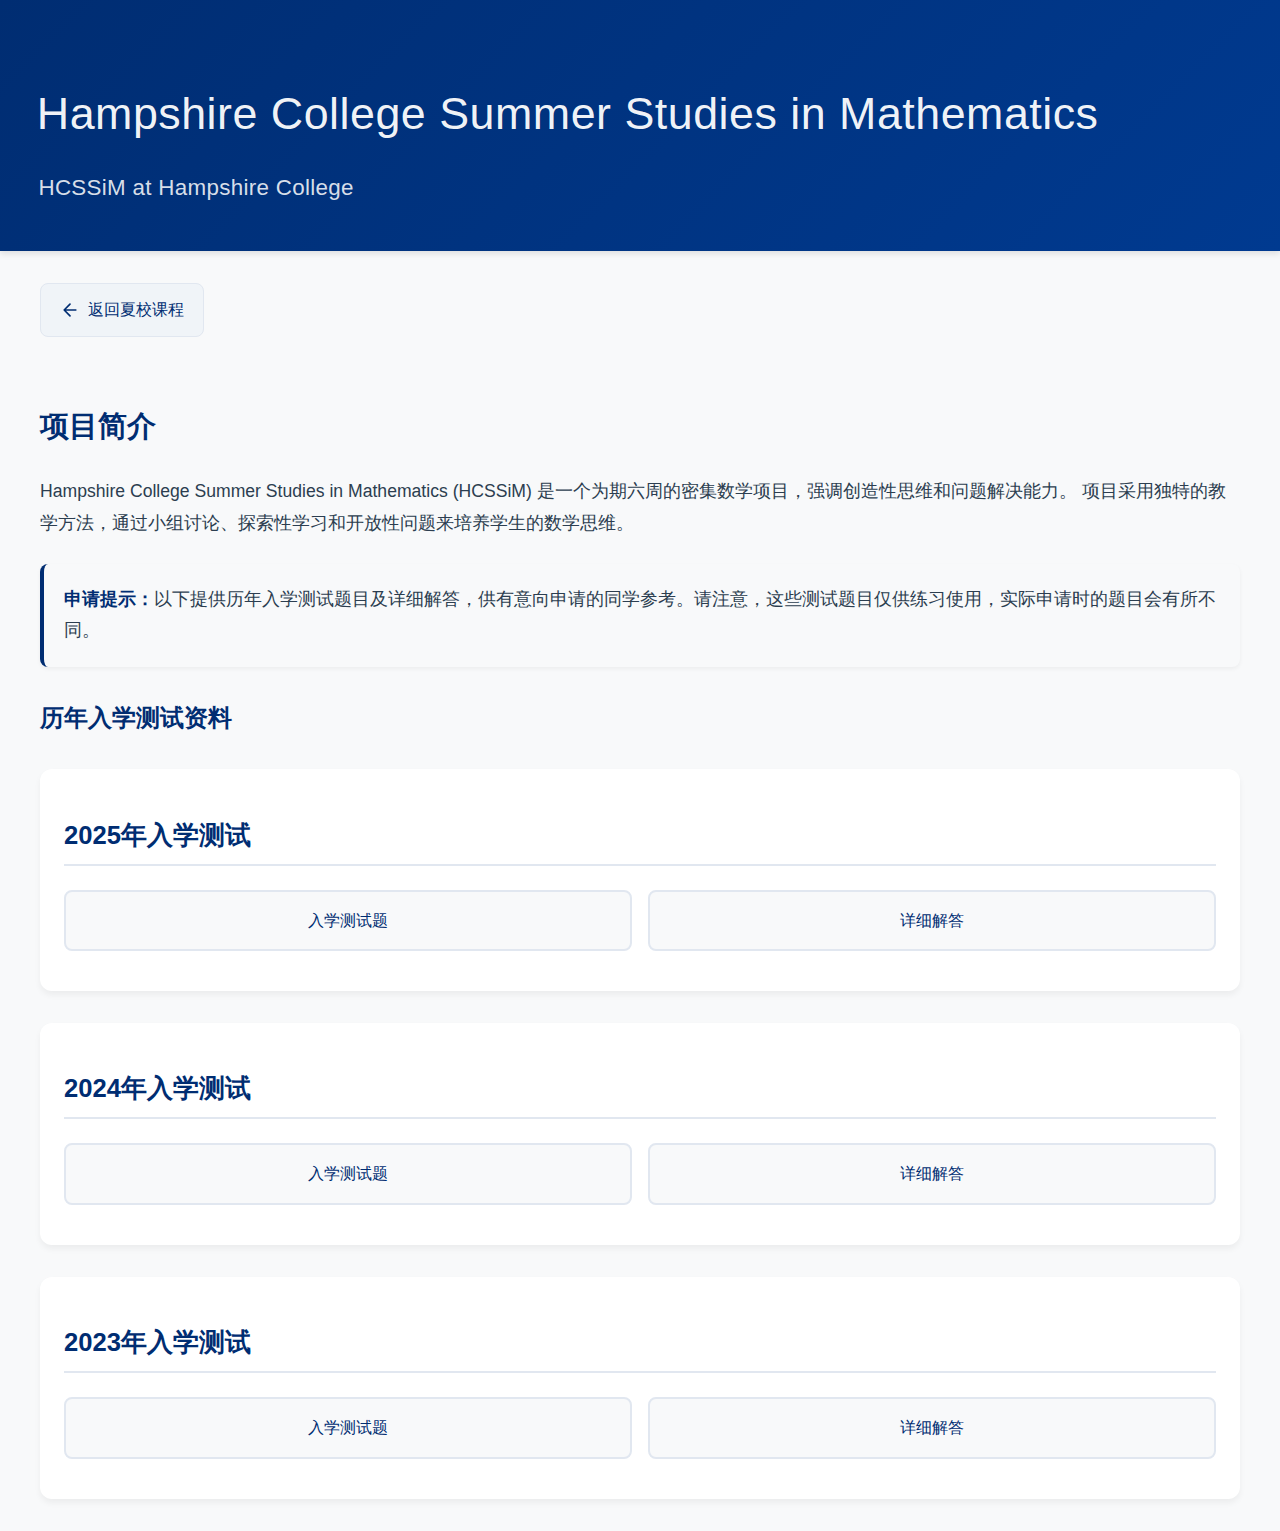
<file: website/pages/hcssim.html>
<!DOCTYPE html>
<html lang="zh">
<head>
    <meta charset="UTF-8">
    <meta name="viewport" content="width=device-width, initial-scale=1.0">
    <title>Hampshire College Summer Studies in Mathematics - TALENT</title>
    <style>
         /* 复制主页的基础样式 */
         body {
            font-family: "Arial", sans-serif;
            background-color: #FFFFFF;
            color: #333;
            line-height: 1.6;
            margin: 0;
            padding: 0;
        }

        .container {
            max-width: 1200px;
            margin: 0 auto;
            padding: 0 2rem;
        }

        header {
            background-color: #002D72;
            padding: 3rem 0;
            color: white;
            position: relative;
            box-shadow: 0 3px 6px rgba(0,0,0,0.1);
            background: linear-gradient(135deg, #002D72, #003A90);
        }

        header::after {
            display: none;
        }

        .page-title {
            font-size: 2.8rem;
            margin-bottom: 0.8rem;
            font-weight: 300;
            letter-spacing: 0.5px;
            color: rgba(255, 255, 255, 0.95);
            font-family: "Helvetica Neue", Arial, sans-serif;
            margin-left: -0.2rem;
        }

        .page-subtitle {
            color: rgba(255, 255, 255, 0.85);
            font-size: 1.4rem;
            font-weight: 300;
            margin-bottom: 0;
            letter-spacing: 0.3px;
            line-height: 1.4;
            margin-left: -0.1rem;
        }

        h1, h2, h3 {
            color: #002D72;
        }

        .year-section {
            margin: 2rem 0;
            padding: 1.5rem;
            border: none;
            border-radius: 12px;
            background-color: #fff;
            box-shadow: 0 4px 6px rgba(0,0,0,0.05);
            transition: transform 0.2s ease, box-shadow 0.2s ease;
        }

        .year-section:hover {
            transform: translateY(-2px);
            box-shadow: 0 6px 12px rgba(0,0,0,0.1);
        }

        .year-section h2 {
            font-size: 1.6rem;
            color: #002D72;
            margin-bottom: 1.5rem;
            padding-bottom: 0.5rem;
            border-bottom: 2px solid #E1E7F0;
        }

        .resource-list {
            display: grid;
            grid-template-columns: repeat(auto-fit, minmax(250px, 1fr));
            gap: 1rem;
            padding: 0;
            list-style: none;
        }

        .resource-list li {
            margin: 0;
            list-style-type: none;
        }

        .resource-list a {
            display: flex;
            align-items: center;
            justify-content: center;
            padding: 1rem;
            border: 2px solid #E1E7F0;
            border-radius: 8px;
            color: #002D72;
            font-weight: 500;
            text-decoration: none;
            transition: all 0.2s ease;
            background-color: #F8F9FA;
        }

        .resource-list a:hover {
            background-color: #002D72;
            color: white;
            border-color: #002D72;
            transform: translateY(-2px);
        }

        .back-link {
            display: inline-flex;
            align-items: center;
            gap: 8px;
            color: #002D72;
            text-decoration: none;
            font-weight: 500;
            margin: 2rem 0;
            padding: 0.8rem 1.2rem;
            border-radius: 8px;
            transition: all 0.3s ease;
            background-color: #F0F4F8;
            border: 1px solid #E1E7F0;
        }

        .back-link:hover {
            background-color: #002D72;
            color: white;
            transform: translateX(-5px);
        }

        .back-link svg {
            transition: transform 0.3s ease;
        }

        .back-link:hover svg {
            transform: translateX(-3px);
        }

        .back-link span {
            font-size: 1rem;
        }

        .intro-text {
            margin: 2rem 0;
            line-height: 1.8;
            color: #2C3E50;
        }

        .intro-text h2 {
            font-size: 1.8rem;
            color: #002D72;
            margin-bottom: 1.5rem;
        }

        .intro-text p {
            font-size: 1.1rem;
            margin-bottom: 1.5rem;
        }

        .note {
            background-color: #F8F9FA;
            padding: 1.25rem;
            border-radius: 8px;
            border-left: 4px solid #002D72;
            margin: 1.5rem 0;
            box-shadow: 0 2px 4px rgba(0,0,0,0.05);
        }

        .note p {
            margin: 0;
            color: #2C3E50;
        }

        .note strong {
            color: #002D72;
            font-weight: 600;
        }

        @media screen and (max-width: 768px) {
            .container {
                padding: 0 1.5rem;
            }
            
            .page-title {
                font-size: 2rem;
                margin-left: -0.1rem;
            }
            
            .year-section {
                padding: 1.25rem;
            }
            
            .resource-list {
                grid-template-columns: 1fr;
            }
        }

        html {
            scroll-behavior: smooth;
        }

        body {
            background-color: #F8F9FA;
            min-height: 100vh;
        }

        header .container {
            max-width: 1200px;
            margin: 0 auto;
            padding: 0 2rem;
        }

        @media screen and (max-width: 768px) {
            header {
                padding: 2rem 0;
            }
            
            .page-title {
                font-size: 2rem;
                margin-bottom: 0.5rem;
            }
            
            .page-subtitle {
                font-size: 1.1rem;
            }
        }
    </style>
</head>
<body>
    <header>
        <div class="container">
            <h1 class="page-title">Hampshire College Summer Studies in Mathematics</h1>
            <p class="page-subtitle">HCSSiM at Hampshire College</p>
        </div>
    </header>

    <div class="container">
        <a href="../index.html#summer-courses" class="back-link">
            <svg width="20" height="20" viewBox="0 0 24 24" fill="none" xmlns="http://www.w3.org/2000/svg">
                <path d="M19 12H5M5 12L12 19M5 12L12 5" stroke="currentColor" stroke-width="2" stroke-linecap="round" stroke-linejoin="round"/>
            </svg>
            <span>返回夏校课程</span>
        </a>

        <div class="intro-text">
            <h2>项目简介</h2>
            <p>
                Hampshire College Summer Studies in Mathematics (HCSSiM) 是一个为期六周的密集数学项目，强调创造性思维和问题解决能力。
                项目采用独特的教学方法，通过小组讨论、探索性学习和开放性问题来培养学生的数学思维。
            </p>
            
            <div class="note">
                <p><strong>申请提示：</strong>以下提供历年入学测试题目及详细解答，供有意向申请的同学参考。请注意，这些测试题目仅供练习使用，实际申请时的题目会有所不同。</p>
            </div>
        </div>

        <h2>历年入学测试资料</h2>

        <section class="year-section">
            <h2>2025年入学测试</h2>
            <ul class="resource-list">
                <li><a href="../pdf/hcssim/2025/test.pdf">入学测试题</a></li>
                <li><a href="../pdf/hcssim/2025/solutions.pdf">详细解答</a></li>
            </ul>
        </section>

        <section class="year-section">
            <h2>2024年入学测试</h2>
            <ul class="resource-list">
                <li><a href="../pdf/hcssim/2024/test.pdf">入学测试题</a></li>
                <li><a href="../pdf/hcssim/2024/solutions.pdf">详细解答</a></li>
            </ul>
        </section>

        <section class="year-section">
            <h2>2023年入学测试</h2>
            <ul class="resource-list">
                <li><a href="../pdf/hcssim/2023/test.pdf">入学测试题</a></li>
                <li><a href="../pdf/hcssim/2023/solutions.pdf">详细解答</a></li>
            </ul>
        </section>
    </div>
</body>
</html>
</file>
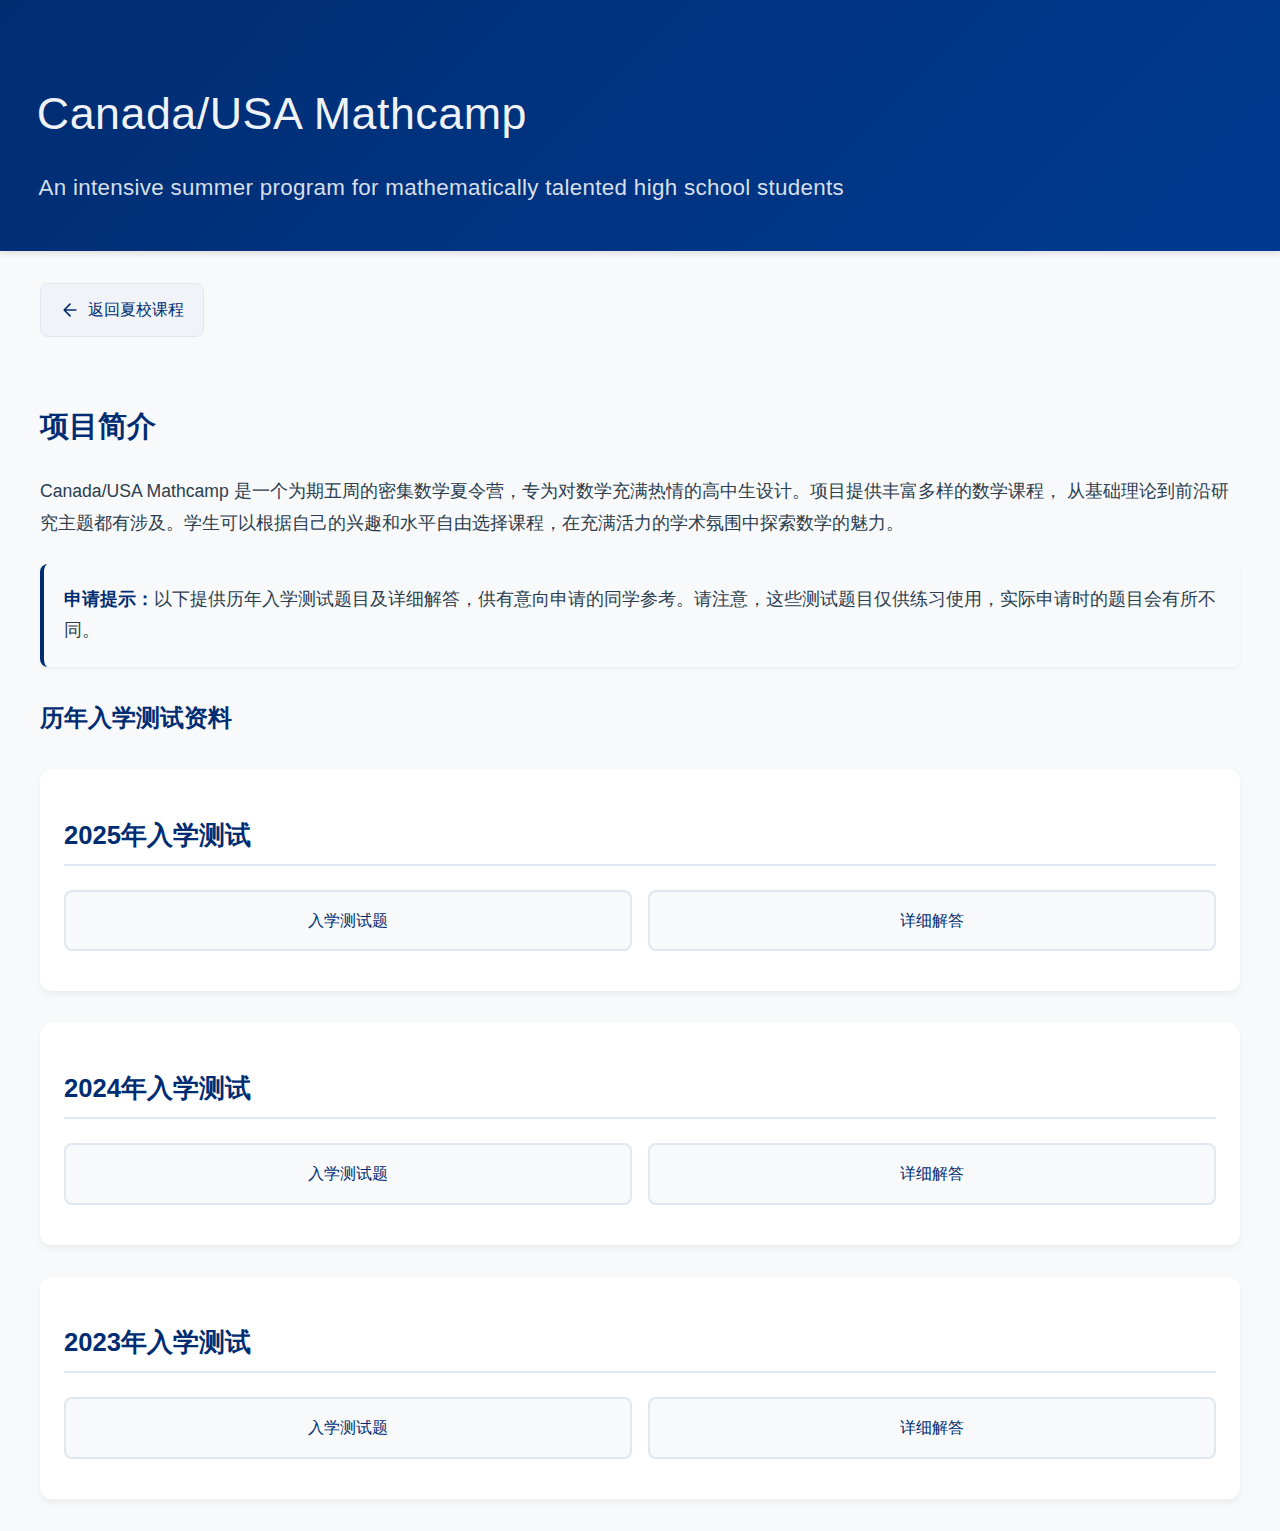
<file: website/pages/mathcamp.html>
<!DOCTYPE html>
<html lang="zh">
<head>
    <meta charset="UTF-8">
    <meta name="viewport" content="width=device-width, initial-scale=1.0">
    <title>Canada/USA Mathcamp - TALENT</title>
    <style>
         /* 复制主页的基础样式 */
         body {
            font-family: "Arial", sans-serif;
            background-color: #FFFFFF;
            color: #333;
            line-height: 1.6;
            margin: 0;
            padding: 0;
        }

        .container {
            max-width: 1200px;
            margin: 0 auto;
            padding: 0 2rem;
        }

        header {
            background-color: #002D72;
            padding: 3rem 0;
            color: white;
            position: relative;
            box-shadow: 0 3px 6px rgba(0,0,0,0.1);
            background: linear-gradient(135deg, #002D72, #003A90);
        }

        header::after {
            display: none;
        }

        .page-title {
            font-size: 2.8rem;
            margin-bottom: 0.8rem;
            font-weight: 300;
            letter-spacing: 0.5px;
            color: rgba(255, 255, 255, 0.95);
            font-family: "Helvetica Neue", Arial, sans-serif;
            margin-left: -0.2rem;
        }

        .page-subtitle {
            color: rgba(255, 255, 255, 0.85);
            font-size: 1.4rem;
            font-weight: 300;
            margin-bottom: 0;
            letter-spacing: 0.3px;
            line-height: 1.4;
            margin-left: -0.1rem;
        }

        h1, h2, h3 {
            color: #002D72;
        }

        .year-section {
            margin: 2rem 0;
            padding: 1.5rem;
            border: none;
            border-radius: 12px;
            background-color: #fff;
            box-shadow: 0 4px 6px rgba(0,0,0,0.05);
            transition: transform 0.2s ease, box-shadow 0.2s ease;
        }

        .year-section:hover {
            transform: translateY(-2px);
            box-shadow: 0 6px 12px rgba(0,0,0,0.1);
        }

        .year-section h2 {
            font-size: 1.6rem;
            color: #002D72;
            margin-bottom: 1.5rem;
            padding-bottom: 0.5rem;
            border-bottom: 2px solid #E1E7F0;
        }

        .resource-list {
            display: grid;
            grid-template-columns: repeat(auto-fit, minmax(250px, 1fr));
            gap: 1rem;
            padding: 0;
            list-style: none;
        }

        .resource-list li {
            margin: 0;
            list-style-type: none;
        }

        .resource-list a {
            display: flex;
            align-items: center;
            justify-content: center;
            padding: 1rem;
            border: 2px solid #E1E7F0;
            border-radius: 8px;
            color: #002D72;
            font-weight: 500;
            text-decoration: none;
            transition: all 0.2s ease;
            background-color: #F8F9FA;
        }

        .resource-list a:hover {
            background-color: #002D72;
            color: white;
            border-color: #002D72;
            transform: translateY(-2px);
        }

        .back-link {
            display: inline-flex;
            align-items: center;
            gap: 8px;
            color: #002D72;
            text-decoration: none;
            font-weight: 500;
            margin: 2rem 0;
            padding: 0.8rem 1.2rem;
            border-radius: 8px;
            transition: all 0.3s ease;
            background-color: #F0F4F8;
            border: 1px solid #E1E7F0;
        }

        .back-link:hover {
            background-color: #002D72;
            color: white;
            transform: translateX(-5px);
        }

        .back-link svg {
            transition: transform 0.3s ease;
        }

        .back-link:hover svg {
            transform: translateX(-3px);
        }

        .back-link span {
            font-size: 1rem;
        }

        .intro-text {
            margin: 2rem 0;
            line-height: 1.8;
            color: #2C3E50;
        }

        .intro-text h2 {
            font-size: 1.8rem;
            color: #002D72;
            margin-bottom: 1.5rem;
        }

        .intro-text p {
            font-size: 1.1rem;
            margin-bottom: 1.5rem;
        }

        .note {
            background-color: #F8F9FA;
            padding: 1.25rem;
            border-radius: 8px;
            border-left: 4px solid #002D72;
            margin: 1.5rem 0;
            box-shadow: 0 2px 4px rgba(0,0,0,0.05);
        }

        .note p {
            margin: 0;
            color: #2C3E50;
        }

        .note strong {
            color: #002D72;
            font-weight: 600;
        }

        @media screen and (max-width: 768px) {
            .container {
                padding: 0 1.5rem;
            }
            
            .page-title {
                font-size: 2rem;
                margin-left: -0.1rem;
            }
            
            .year-section {
                padding: 1.25rem;
            }
            
            .resource-list {
                grid-template-columns: 1fr;
            }
        }

        html {
            scroll-behavior: smooth;
        }

        body {
            background-color: #F8F9FA;
            min-height: 100vh;
        }

        header .container {
            max-width: 1200px;
            margin: 0 auto;
            padding: 0 2rem;
        }

        @media screen and (max-width: 768px) {
            header {
                padding: 2rem 0;
            }
            
            .page-title {
                font-size: 2rem;
                margin-bottom: 0.5rem;
            }
            
            .page-subtitle {
                font-size: 1.1rem;
            }
        }
    </style>
</head>
<body>
    <header>
        <div class="container">
            <h1 class="page-title">Canada/USA Mathcamp</h1>
            <p class="page-subtitle">An intensive summer program for mathematically talented high school students</p>
        </div>
    </header>

    <div class="container">
        <a href="../index.html#summer-courses" class="back-link">
            <svg width="20" height="20" viewBox="0 0 24 24" fill="none" xmlns="http://www.w3.org/2000/svg">
                <path d="M19 12H5M5 12L12 19M5 12L12 5" stroke="currentColor" stroke-width="2" stroke-linecap="round" stroke-linejoin="round"/>
            </svg>
            <span>返回夏校课程</span>
        </a>

        <div class="intro-text">
            <h2>项目简介</h2>
            <p>
                Canada/USA Mathcamp 是一个为期五周的密集数学夏令营，专为对数学充满热情的高中生设计。项目提供丰富多样的数学课程，
                从基础理论到前沿研究主题都有涉及。学生可以根据自己的兴趣和水平自由选择课程，在充满活力的学术氛围中探索数学的魅力。
            </p>
            
            <div class="note">
                <p><strong>申请提示：</strong>以下提供历年入学测试题目及详细解答，供有意向申请的同学参考。请注意，这些测试题目仅供练习使用，实际申请时的题目会有所不同。</p>
            </div>
        </div>

        <h2>历年入学测试资料</h2>

        <section class="year-section">
            <h2>2025年入学测试</h2>
            <ul class="resource-list">
                <li><a href="../pdf/mathcamp/2025/test.pdf">入学测试题</a></li>
                <li><a href="../pdf/mathcamp/2025/solutions.pdf">详细解答</a></li>
            </ul>
        </section>

        <section class="year-section">
            <h2>2024年入学测试</h2>
            <ul class="resource-list">
                <li><a href="../pdf/mathcamp/2024/test.pdf">入学测试题</a></li>
                <li><a href="../pdf/mathcamp/2024/solutions.pdf">详细解答</a></li>
            </ul>
        </section>

        <section class="year-section">
            <h2>2023年入学测试</h2>
            <ul class="resource-list">
                <li><a href="../pdf/mathcamp/2023/test.pdf">入学测试题</a></li>
                <li><a href="../pdf/mathcamp/2023/solutions.pdf">详细解答</a></li>
            </ul>
        </section>
    </div>
</body>
</html>
</file>
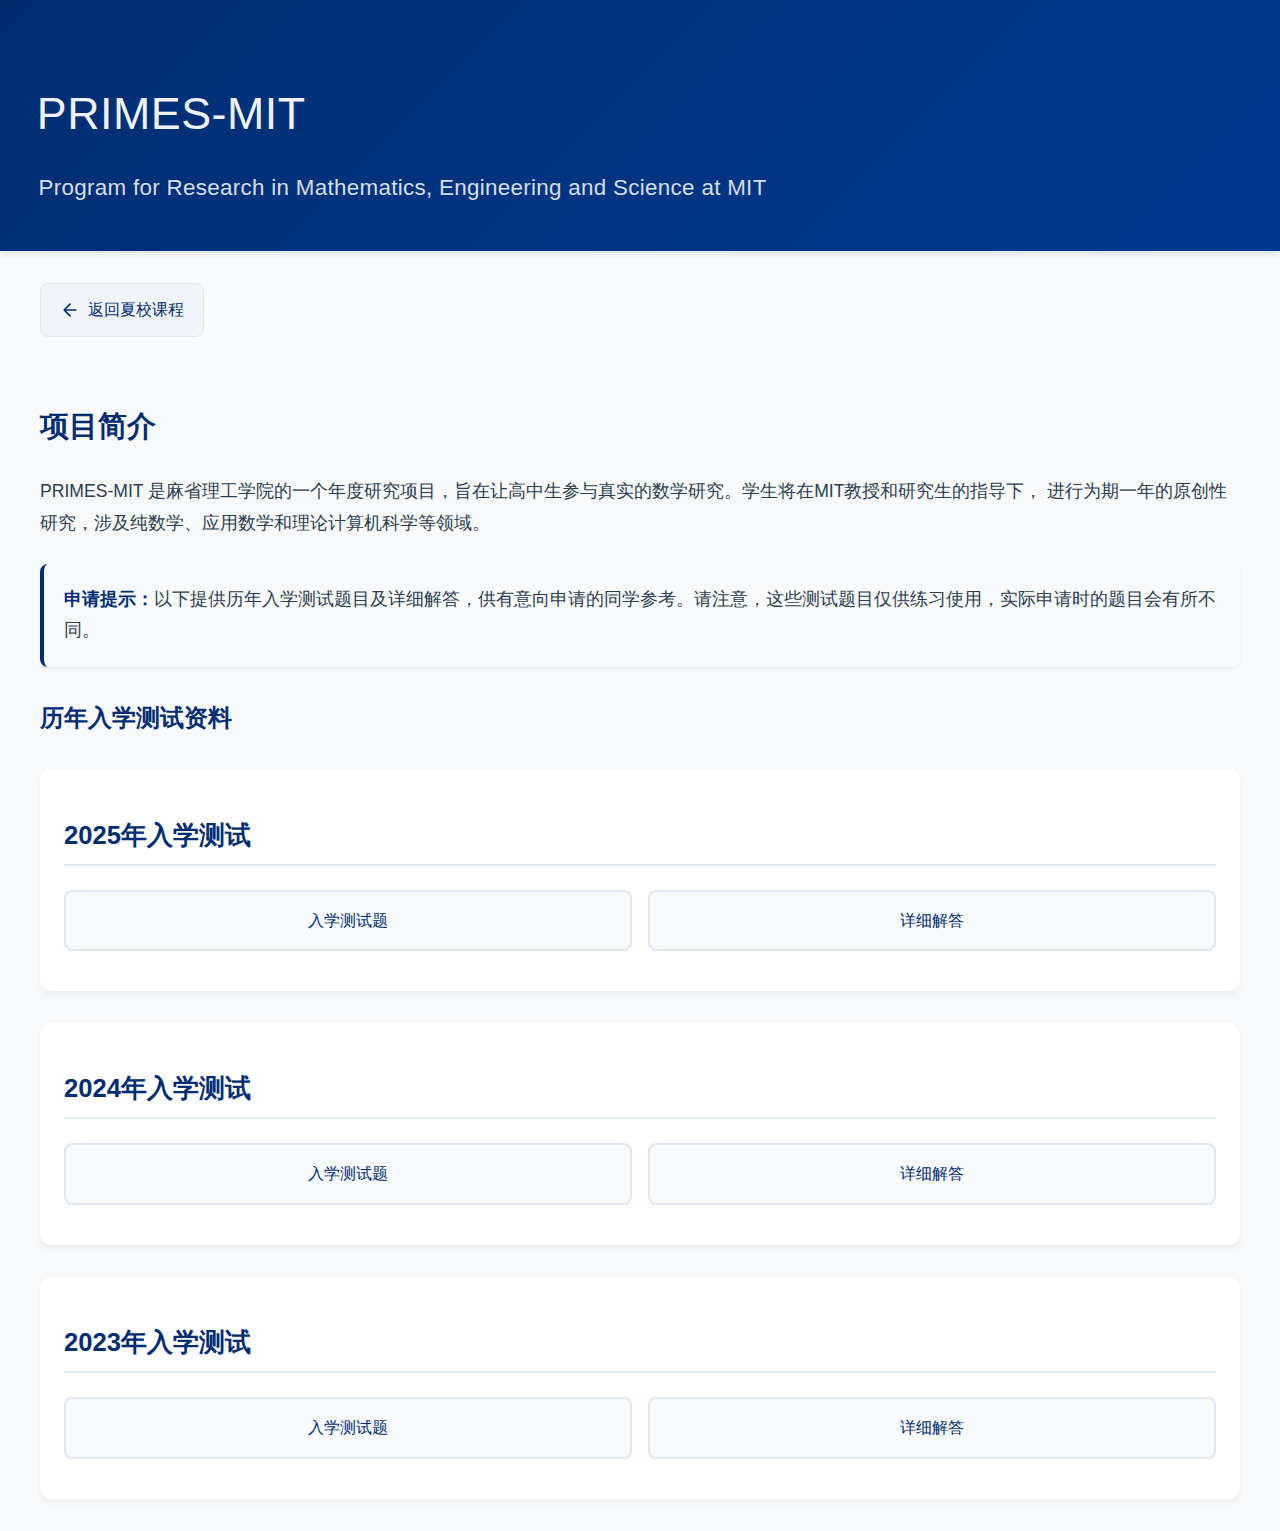
<file: website/pages/primes-mit.html>
<!DOCTYPE html>
<html lang="zh">
<head>
    <meta charset="UTF-8">
    <meta name="viewport" content="width=device-width, initial-scale=1.0">
    <title>PRIMES-MIT - TALENT</title>
    <style>
         /* 复制主页的基础样式 */
         body {
            font-family: "Arial", sans-serif;
            background-color: #FFFFFF;
            color: #333;
            line-height: 1.6;
            margin: 0;
            padding: 0;
        }

        .container {
            max-width: 1200px;
            margin: 0 auto;
            padding: 0 2rem;
        }

        header {
            background-color: #002D72;
            padding: 3rem 0;
            color: white;
            position: relative;
            box-shadow: 0 3px 6px rgba(0,0,0,0.1);
            background: linear-gradient(135deg, #002D72, #003A90);
        }

        header::after {
            display: none;
        }

        .page-title {
            font-size: 2.8rem;
            margin-bottom: 0.8rem;
            font-weight: 300;
            letter-spacing: 0.5px;
            color: rgba(255, 255, 255, 0.95);
            font-family: "Helvetica Neue", Arial, sans-serif;
            margin-left: -0.2rem;
        }

        .page-subtitle {
            color: rgba(255, 255, 255, 0.85);
            font-size: 1.4rem;
            font-weight: 300;
            margin-bottom: 0;
            letter-spacing: 0.3px;
            line-height: 1.4;
            margin-left: -0.1rem;
        }

        h1, h2, h3 {
            color: #002D72;
        }

        .year-section {
            margin: 2rem 0;
            padding: 1.5rem;
            border: none;
            border-radius: 12px;
            background-color: #fff;
            box-shadow: 0 4px 6px rgba(0,0,0,0.05);
            transition: transform 0.2s ease, box-shadow 0.2s ease;
        }

        .year-section:hover {
            transform: translateY(-2px);
            box-shadow: 0 6px 12px rgba(0,0,0,0.1);
        }

        .year-section h2 {
            font-size: 1.6rem;
            color: #002D72;
            margin-bottom: 1.5rem;
            padding-bottom: 0.5rem;
            border-bottom: 2px solid #E1E7F0;
        }

        .resource-list {
            display: grid;
            grid-template-columns: repeat(auto-fit, minmax(250px, 1fr));
            gap: 1rem;
            padding: 0;
            list-style: none;
        }

        .resource-list li {
            margin: 0;
            list-style-type: none;
        }

        .resource-list a {
            display: flex;
            align-items: center;
            justify-content: center;
            padding: 1rem;
            border: 2px solid #E1E7F0;
            border-radius: 8px;
            color: #002D72;
            font-weight: 500;
            text-decoration: none;
            transition: all 0.2s ease;
            background-color: #F8F9FA;
        }

        .resource-list a:hover {
            background-color: #002D72;
            color: white;
            border-color: #002D72;
            transform: translateY(-2px);
        }

        .back-link {
            display: inline-flex;
            align-items: center;
            gap: 8px;
            color: #002D72;
            text-decoration: none;
            font-weight: 500;
            margin: 2rem 0;
            padding: 0.8rem 1.2rem;
            border-radius: 8px;
            transition: all 0.3s ease;
            background-color: #F0F4F8;
            border: 1px solid #E1E7F0;
        }

        .back-link:hover {
            background-color: #002D72;
            color: white;
            transform: translateX(-5px);
        }

        .back-link svg {
            transition: transform 0.3s ease;
        }

        .back-link:hover svg {
            transform: translateX(-3px);
        }

        .back-link span {
            font-size: 1rem;
        }

        .intro-text {
            margin: 2rem 0;
            line-height: 1.8;
            color: #2C3E50;
        }

        .intro-text h2 {
            font-size: 1.8rem;
            color: #002D72;
            margin-bottom: 1.5rem;
        }

        .intro-text p {
            font-size: 1.1rem;
            margin-bottom: 1.5rem;
        }

        .note {
            background-color: #F8F9FA;
            padding: 1.25rem;
            border-radius: 8px;
            border-left: 4px solid #002D72;
            margin: 1.5rem 0;
            box-shadow: 0 2px 4px rgba(0,0,0,0.05);
        }

        .note p {
            margin: 0;
            color: #2C3E50;
        }

        .note strong {
            color: #002D72;
            font-weight: 600;
        }

        @media screen and (max-width: 768px) {
            .container {
                padding: 0 1.5rem;
            }
            
            .page-title {
                font-size: 2rem;
                margin-left: -0.1rem;
            }
            
            .year-section {
                padding: 1.25rem;
            }
            
            .resource-list {
                grid-template-columns: 1fr;
            }
        }

        html {
            scroll-behavior: smooth;
        }

        body {
            background-color: #F8F9FA;
            min-height: 100vh;
        }

        header .container {
            max-width: 1200px;
            margin: 0 auto;
            padding: 0 2rem;
        }

        @media screen and (max-width: 768px) {
            header {
                padding: 2rem 0;
            }
            
            .page-title {
                font-size: 2rem;
                margin-bottom: 0.5rem;
            }
            
            .page-subtitle {
                font-size: 1.1rem;
            }
        }
    </style>
</head>
<body>
    <header>
        <div class="container">
            <h1 class="page-title">PRIMES-MIT</h1>
            <p class="page-subtitle">Program for Research in Mathematics, Engineering and Science at MIT</p>
        </div>
    </header>

    <div class="container">
        <a href="../index.html#summer-courses" class="back-link">
            <svg width="20" height="20" viewBox="0 0 24 24" fill="none" xmlns="http://www.w3.org/2000/svg">
                <path d="M19 12H5M5 12L12 19M5 12L12 5" stroke="currentColor" stroke-width="2" stroke-linecap="round" stroke-linejoin="round"/>
            </svg>
            <span>返回夏校课程</span>
        </a>

        <div class="intro-text">
            <h2>项目简介</h2>
            <p>
                PRIMES-MIT 是麻省理工学院的一个年度研究项目，旨在让高中生参与真实的数学研究。学生将在MIT教授和研究生的指导下，
                进行为期一年的原创性研究，涉及纯数学、应用数学和理论计算机科学等领域。
            </p>
            
            <div class="note">
                <p><strong>申请提示：</strong>以下提供历年入学测试题目及详细解答，供有意向申请的同学参考。请注意，这些测试题目仅供练习使用，实际申请时的题目会有所不同。</p>
            </div>
        </div>

        <h2>历年入学测试资料</h2>

        <section class="year-section">
            <h2>2025年入学测试</h2>
            <ul class="resource-list">
                <li><a href="../pdf/primes-mit/2025/test.pdf">入学测试题</a></li>
                <li><a href="../pdf/primes-mit/2025/solutions.pdf">详细解答</a></li>
            </ul>
        </section>

        <section class="year-section">
            <h2>2024年入学测试</h2>
            <ul class="resource-list">
                <li><a href="../pdf/primes-mit/2024/test.pdf">入学测试题</a></li>
                <li><a href="../pdf/primes-mit/2024/solutions.pdf">详细解答</a></li>
            </ul>
        </section>

        <section class="year-section">
            <h2>2023年入学测试</h2>
            <ul class="resource-list">
                <li><a href="../pdf/primes-mit/2023/test.pdf">入学测试题</a></li>
                <li><a href="../pdf/primes-mit/2023/solutions.pdf">详细解答</a></li>
            </ul>
        </section>
    </div>
</body>
</html>
</file>
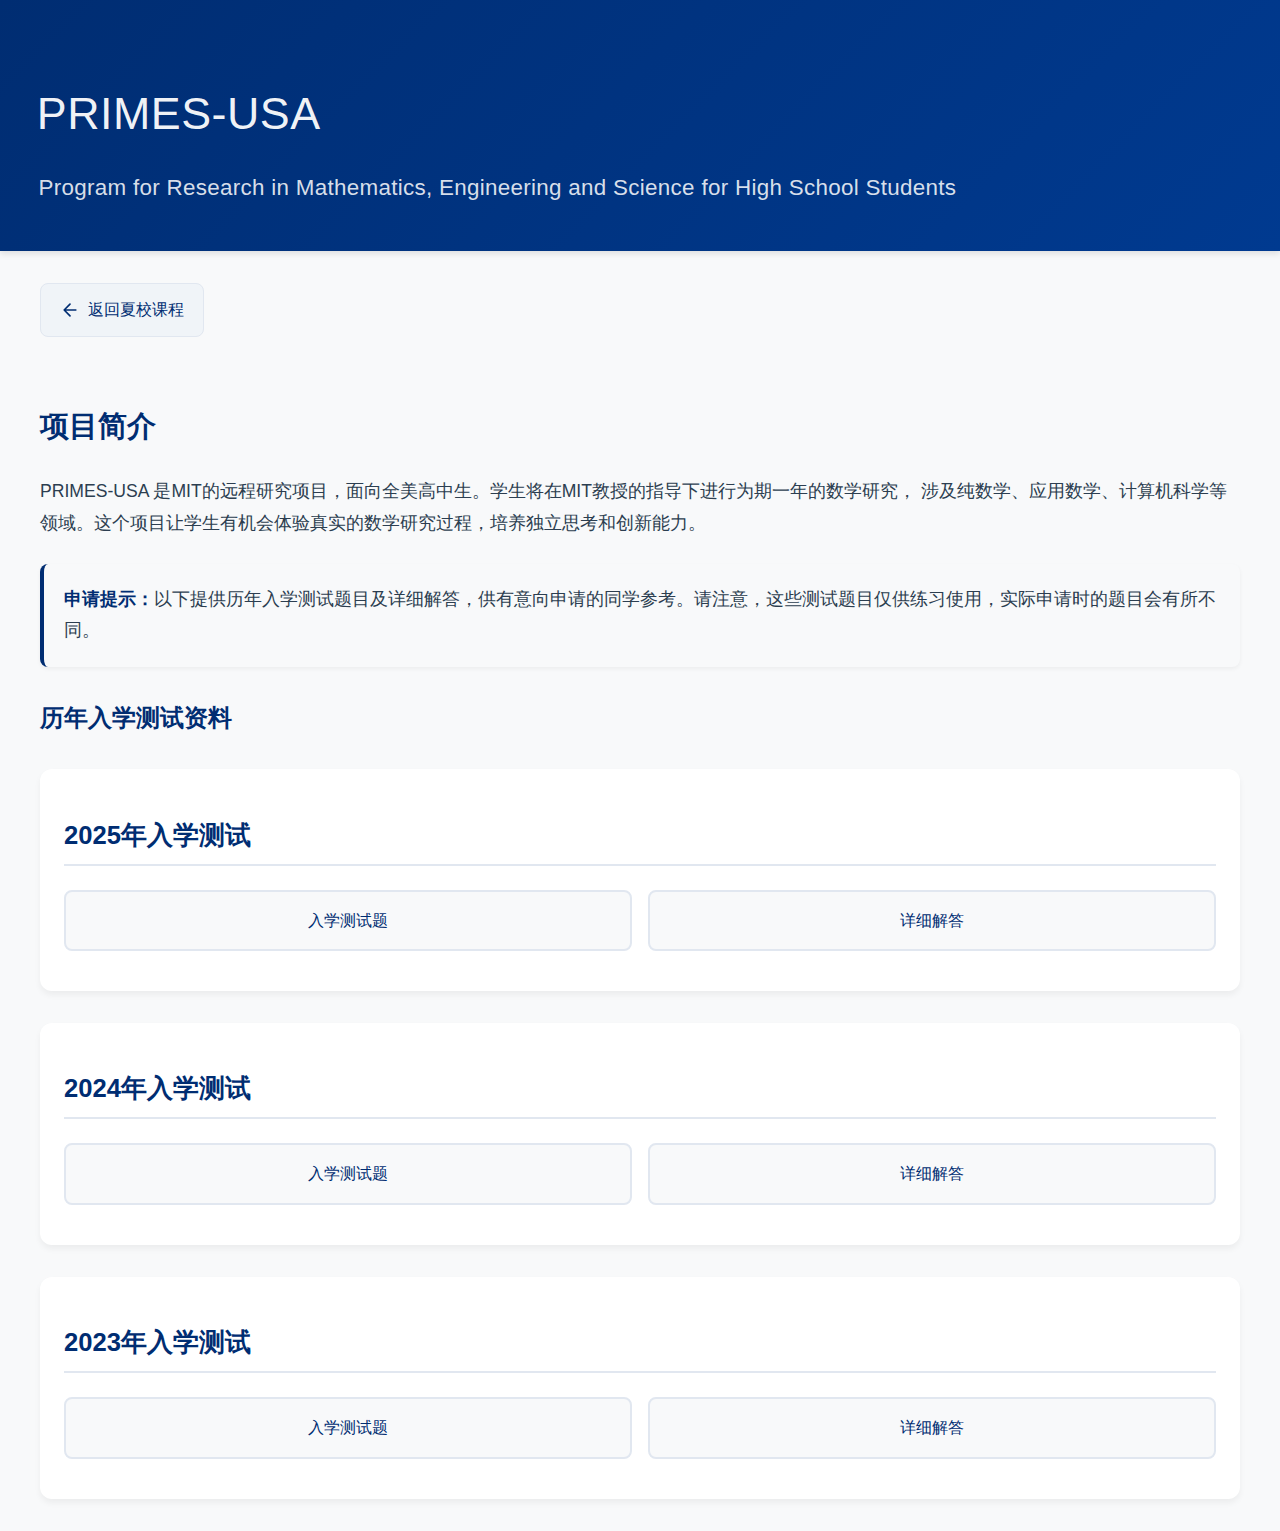
<file: website/pages/primes-usa.html>
<!DOCTYPE html>
<html lang="zh">
<head>
    <meta charset="UTF-8">
    <meta name="viewport" content="width=device-width, initial-scale=1.0">
    <title>PRIMES-USA - TALENT</title>
    <style>
          /* 复制主页的基础样式 */
        body {
            font-family: "Arial", sans-serif;
            background-color: #FFFFFF;
            color: #333;
            line-height: 1.6;
            margin: 0;
            padding: 0;
        }

        .container {
            max-width: 1200px;
            margin: 0 auto;
            padding: 0 2rem;
        }

        header {
            background-color: #002D72;
            padding: 3rem 0;
            color: white;
            position: relative;
            box-shadow: 0 3px 6px rgba(0,0,0,0.1);
            background: linear-gradient(135deg, #002D72, #003A90);
        }

        header::after {
            display: none;
        }

        .page-title {
            font-size: 2.8rem;
            margin-bottom: 0.8rem;
            font-weight: 300;
            letter-spacing: 0.5px;
            color: rgba(255, 255, 255, 0.95);
            font-family: "Helvetica Neue", Arial, sans-serif;
            margin-left: -0.2rem;
        }

        .page-subtitle {
            color: rgba(255, 255, 255, 0.85);
            font-size: 1.4rem;
            font-weight: 300;
            margin-bottom: 0;
            letter-spacing: 0.3px;
            line-height: 1.4;
            margin-left: -0.1rem;
        }

        h1, h2, h3 {
            color: #002D72;
        }

        .year-section {
            margin: 2rem 0;
            padding: 1.5rem;
            border: none;
            border-radius: 12px;
            background-color: #fff;
            box-shadow: 0 4px 6px rgba(0,0,0,0.05);
            transition: transform 0.2s ease, box-shadow 0.2s ease;
        }

        .year-section:hover {
            transform: translateY(-2px);
            box-shadow: 0 6px 12px rgba(0,0,0,0.1);
        }

        .year-section h2 {
            font-size: 1.6rem;
            color: #002D72;
            margin-bottom: 1.5rem;
            padding-bottom: 0.5rem;
            border-bottom: 2px solid #E1E7F0;
        }

        .resource-list {
            display: grid;
            grid-template-columns: repeat(auto-fit, minmax(250px, 1fr));
            gap: 1rem;
            padding: 0;
            list-style: none;
        }

        .resource-list li {
            margin: 0;
            list-style-type: none;
        }

        .resource-list a {
            display: flex;
            align-items: center;
            justify-content: center;
            padding: 1rem;
            border: 2px solid #E1E7F0;
            border-radius: 8px;
            color: #002D72;
            font-weight: 500;
            text-decoration: none;
            transition: all 0.2s ease;
            background-color: #F8F9FA;
        }

        .resource-list a:hover {
            background-color: #002D72;
            color: white;
            border-color: #002D72;
            transform: translateY(-2px);
        }

        .back-link {
            display: inline-flex;
            align-items: center;
            gap: 8px;
            color: #002D72;
            text-decoration: none;
            font-weight: 500;
            margin: 2rem 0;
            padding: 0.8rem 1.2rem;
            border-radius: 8px;
            transition: all 0.3s ease;
            background-color: #F0F4F8;
            border: 1px solid #E1E7F0;
        }

        .back-link:hover {
            background-color: #002D72;
            color: white;
            transform: translateX(-5px);
        }

        .back-link svg {
            transition: transform 0.3s ease;
        }

        .back-link:hover svg {
            transform: translateX(-3px);
        }

        .back-link span {
            font-size: 1rem;
        }

        .intro-text {
            margin: 2rem 0;
            line-height: 1.8;
            color: #2C3E50;
        }

        .intro-text h2 {
            font-size: 1.8rem;
            color: #002D72;
            margin-bottom: 1.5rem;
        }

        .intro-text p {
            font-size: 1.1rem;
            margin-bottom: 1.5rem;
        }

        .note {
            background-color: #F8F9FA;
            padding: 1.25rem;
            border-radius: 8px;
            border-left: 4px solid #002D72;
            margin: 1.5rem 0;
            box-shadow: 0 2px 4px rgba(0,0,0,0.05);
        }

        .note p {
            margin: 0;
            color: #2C3E50;
        }

        .note strong {
            color: #002D72;
            font-weight: 600;
        }

        @media screen and (max-width: 768px) {
            .container {
                padding: 0 1.5rem;
            }
            
            .page-title {
                font-size: 2rem;
                margin-left: -0.1rem;
            }
            
            .year-section {
                padding: 1.25rem;
            }
            
            .resource-list {
                grid-template-columns: 1fr;
            }
        }

        html {
            scroll-behavior: smooth;
        }

        body {
            background-color: #F8F9FA;
            min-height: 100vh;
        }

        header .container {
            max-width: 1200px;
            margin: 0 auto;
            padding: 0 2rem;
        }

        @media screen and (max-width: 768px) {
            header {
                padding: 2rem 0;
            }
            
            .page-title {
                font-size: 2rem;
                margin-bottom: 0.5rem;
            }
            
            .page-subtitle {
                font-size: 1.1rem;
            }
        }
    </style>
</head>
<body>
    <header>
        <div class="container">
            <h1 class="page-title">PRIMES-USA</h1>
            <p class="page-subtitle">Program for Research in Mathematics, Engineering and Science for High School Students</p>
        </div>
    </header>

    <div class="container">
        <a href="../index.html#summer-courses" class="back-link">
            <svg width="20" height="20" viewBox="0 0 24 24" fill="none" xmlns="http://www.w3.org/2000/svg">
                <path d="M19 12H5M5 12L12 19M5 12L12 5" stroke="currentColor" stroke-width="2" stroke-linecap="round" stroke-linejoin="round"/>
            </svg>
            <span>返回夏校课程</span>
        </a>

        <div class="intro-text">
            <h2>项目简介</h2>
            <p>
                PRIMES-USA 是MIT的远程研究项目，面向全美高中生。学生将在MIT教授的指导下进行为期一年的数学研究，
                涉及纯数学、应用数学、计算机科学等领域。这个项目让学生有机会体验真实的数学研究过程，培养独立思考和创新能力。
            </p>
            
            <div class="note">
                <p><strong>申请提示：</strong>以下提供历年入学测试题目及详细解答，供有意向申请的同学参考。请注意，这些测试题目仅供练习使用，实际申请时的题目会有所不同。</p>
            </div>
        </div>

        <h2>历年入学测试资料</h2>

        <section class="year-section">
            <h2>2025年入学测试</h2>
            <ul class="resource-list">
                <li><a href="../pdf/primes-usa/2025/test.pdf">入学测试题</a></li>
                <li><a href="../pdf/primes-usa/2025/solutions.pdf">详细解答</a></li>
            </ul>
        </section>

        <section class="year-section">
            <h2>2024年入学测试</h2>
            <ul class="resource-list">
                <li><a href="../pdf/primes-usa/2024/test.pdf">入学测试题</a></li>
                <li><a href="../pdf/primes-usa/2024/solutions.pdf">详细解答</a></li>
            </ul>
        </section>

        <section class="year-section">
            <h2>2023年入学测试</h2>
            <ul class="resource-list">
                <li><a href="../pdf/primes-usa/2023/test.pdf">入学测试题</a></li>
                <li><a href="../pdf/primes-usa/2023/solutions.pdf">详细解答</a></li>
            </ul>
        </section>
    </div>
</body>
</html>
</file>
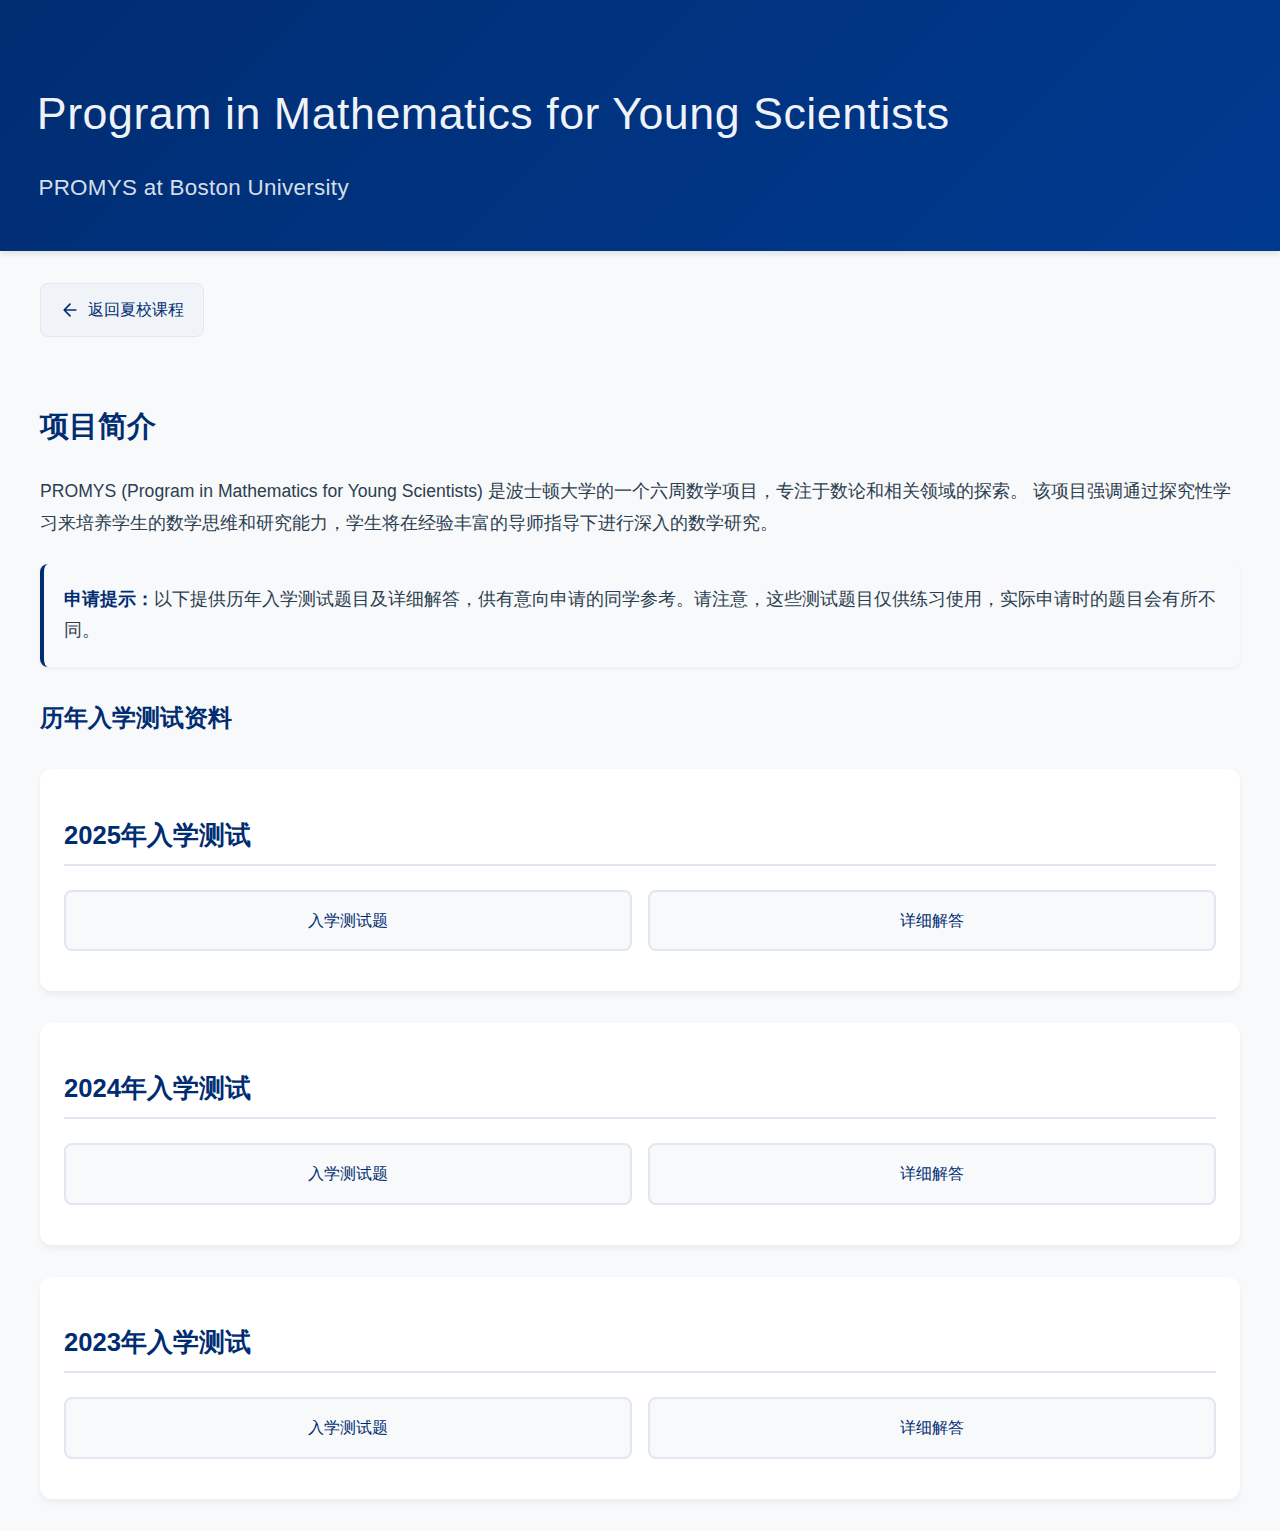
<file: website/pages/promys.html>
<!DOCTYPE html>
<html lang="zh">
<head>
    <meta charset="UTF-8">
    <meta name="viewport" content="width=device-width, initial-scale=1.0">
    <title>Program in Mathematics for Young Scientists - TALENT</title>
    <style>
         /* 复制主页的基础样式 */
         body {
            font-family: "Arial", sans-serif;
            background-color: #FFFFFF;
            color: #333;
            line-height: 1.6;
            margin: 0;
            padding: 0;
        }

        .container {
            max-width: 1200px;
            margin: 0 auto;
            padding: 0 2rem;
        }

        header {
            background-color: #002D72;
            padding: 3rem 0;
            color: white;
            position: relative;
            box-shadow: 0 3px 6px rgba(0,0,0,0.1);
            background: linear-gradient(135deg, #002D72, #003A90);
        }

        header::after {
            display: none;
        }

        .page-title {
            font-size: 2.8rem;
            margin-bottom: 0.8rem;
            font-weight: 300;
            letter-spacing: 0.5px;
            color: rgba(255, 255, 255, 0.95);
            font-family: "Helvetica Neue", Arial, sans-serif;
            margin-left: -0.2rem;
        }

        .page-subtitle {
            color: rgba(255, 255, 255, 0.85);
            font-size: 1.4rem;
            font-weight: 300;
            margin-bottom: 0;
            letter-spacing: 0.3px;
            line-height: 1.4;
            margin-left: -0.1rem;
        }

        h1, h2, h3 {
            color: #002D72;
        }

        .year-section {
            margin: 2rem 0;
            padding: 1.5rem;
            border: none;
            border-radius: 12px;
            background-color: #fff;
            box-shadow: 0 4px 6px rgba(0,0,0,0.05);
            transition: transform 0.2s ease, box-shadow 0.2s ease;
        }

        .year-section:hover {
            transform: translateY(-2px);
            box-shadow: 0 6px 12px rgba(0,0,0,0.1);
        }

        .year-section h2 {
            font-size: 1.6rem;
            color: #002D72;
            margin-bottom: 1.5rem;
            padding-bottom: 0.5rem;
            border-bottom: 2px solid #E1E7F0;
        }

        .resource-list {
            display: grid;
            grid-template-columns: repeat(auto-fit, minmax(250px, 1fr));
            gap: 1rem;
            padding: 0;
            list-style: none;
        }

        .resource-list li {
            margin: 0;
            list-style-type: none;
        }

        .resource-list a {
            display: flex;
            align-items: center;
            justify-content: center;
            padding: 1rem;
            border: 2px solid #E1E7F0;
            border-radius: 8px;
            color: #002D72;
            font-weight: 500;
            text-decoration: none;
            transition: all 0.2s ease;
            background-color: #F8F9FA;
        }

        .resource-list a:hover {
            background-color: #002D72;
            color: white;
            border-color: #002D72;
            transform: translateY(-2px);
        }

        .back-link {
            display: inline-flex;
            align-items: center;
            gap: 8px;
            color: #002D72;
            text-decoration: none;
            font-weight: 500;
            margin: 2rem 0;
            padding: 0.8rem 1.2rem;
            border-radius: 8px;
            transition: all 0.3s ease;
            background-color: #F0F4F8;
            border: 1px solid #E1E7F0;
        }

        .back-link:hover {
            background-color: #002D72;
            color: white;
            transform: translateX(-5px);
        }

        .back-link svg {
            transition: transform 0.3s ease;
        }

        .back-link:hover svg {
            transform: translateX(-3px);
        }

        .back-link span {
            font-size: 1rem;
        }

        .intro-text {
            margin: 2rem 0;
            line-height: 1.8;
            color: #2C3E50;
        }

        .intro-text h2 {
            font-size: 1.8rem;
            color: #002D72;
            margin-bottom: 1.5rem;
        }

        .intro-text p {
            font-size: 1.1rem;
            margin-bottom: 1.5rem;
        }

        .note {
            background-color: #F8F9FA;
            padding: 1.25rem;
            border-radius: 8px;
            border-left: 4px solid #002D72;
            margin: 1.5rem 0;
            box-shadow: 0 2px 4px rgba(0,0,0,0.05);
        }

        .note p {
            margin: 0;
            color: #2C3E50;
        }

        .note strong {
            color: #002D72;
            font-weight: 600;
        }

        @media screen and (max-width: 768px) {
            .container {
                padding: 0 1.5rem;
            }
            
            .page-title {
                font-size: 2rem;
                margin-left: -0.1rem;
            }
            
            .year-section {
                padding: 1.25rem;
            }
            
            .resource-list {
                grid-template-columns: 1fr;
            }
        }

        html {
            scroll-behavior: smooth;
        }

        body {
            background-color: #F8F9FA;
            min-height: 100vh;
        }

        header .container {
            max-width: 1200px;
            margin: 0 auto;
            padding: 0 2rem;
        }

        @media screen and (max-width: 768px) {
            header {
                padding: 2rem 0;
            }
            
            .page-title {
                font-size: 2rem;
                margin-bottom: 0.5rem;
            }
            
            .page-subtitle {
                font-size: 1.1rem;
            }
        }
    </style>
</head>
<body>
    <header>
        <div class="container">
            <h1 class="page-title">Program in Mathematics for Young Scientists</h1>
            <p class="page-subtitle">PROMYS at Boston University</p>
        </div>
    </header>

    <div class="container">
        <a href="../index.html#summer-courses" class="back-link">
            <svg width="20" height="20" viewBox="0 0 24 24" fill="none" xmlns="http://www.w3.org/2000/svg">
                <path d="M19 12H5M5 12L12 19M5 12L12 5" stroke="currentColor" stroke-width="2" stroke-linecap="round" stroke-linejoin="round"/>
            </svg>
            <span>返回夏校课程</span>
        </a>

        <div class="intro-text">
            <h2>项目简介</h2>
            <p>
                PROMYS (Program in Mathematics for Young Scientists) 是波士顿大学的一个六周数学项目，专注于数论和相关领域的探索。
                该项目强调通过探究性学习来培养学生的数学思维和研究能力，学生将在经验丰富的导师指导下进行深入的数学研究。
            </p>
            
            <div class="note">
                <p><strong>申请提示：</strong>以下提供历年入学测试题目及详细解答，供有意向申请的同学参考。请注意，这些测试题目仅供练习使用，实际申请时的题目会有所不同。</p>
            </div>
        </div>

        <h2>历年入学测试资料</h2>

        <section class="year-section">
            <h2>2025年入学测试</h2>
            <ul class="resource-list">
                <li><a href="../pdf/promys/2025/test.pdf">入学测试题</a></li>
                <li><a href="../pdf/promys/2025/solutions.pdf">详细解答</a></li>
            </ul>
        </section>

        <section class="year-section">
            <h2>2024年入学测试</h2>
            <ul class="resource-list">
                <li><a href="../pdf/promys/2024/test.pdf">入学测试题</a></li>
                <li><a href="../pdf/promys/2024/solutions.pdf">详细解答</a></li>
            </ul>
        </section>

        <section class="year-section">
            <h2>2023年入学测试</h2>
            <ul class="resource-list">
                <li><a href="../pdf/promys/2023/test.pdf">入学测试题</a></li>
                <li><a href="../pdf/promys/2023/solutions.pdf">详细解答</a></li>
            </ul>
        </section>
    </div>
</body>
</html>
</file>
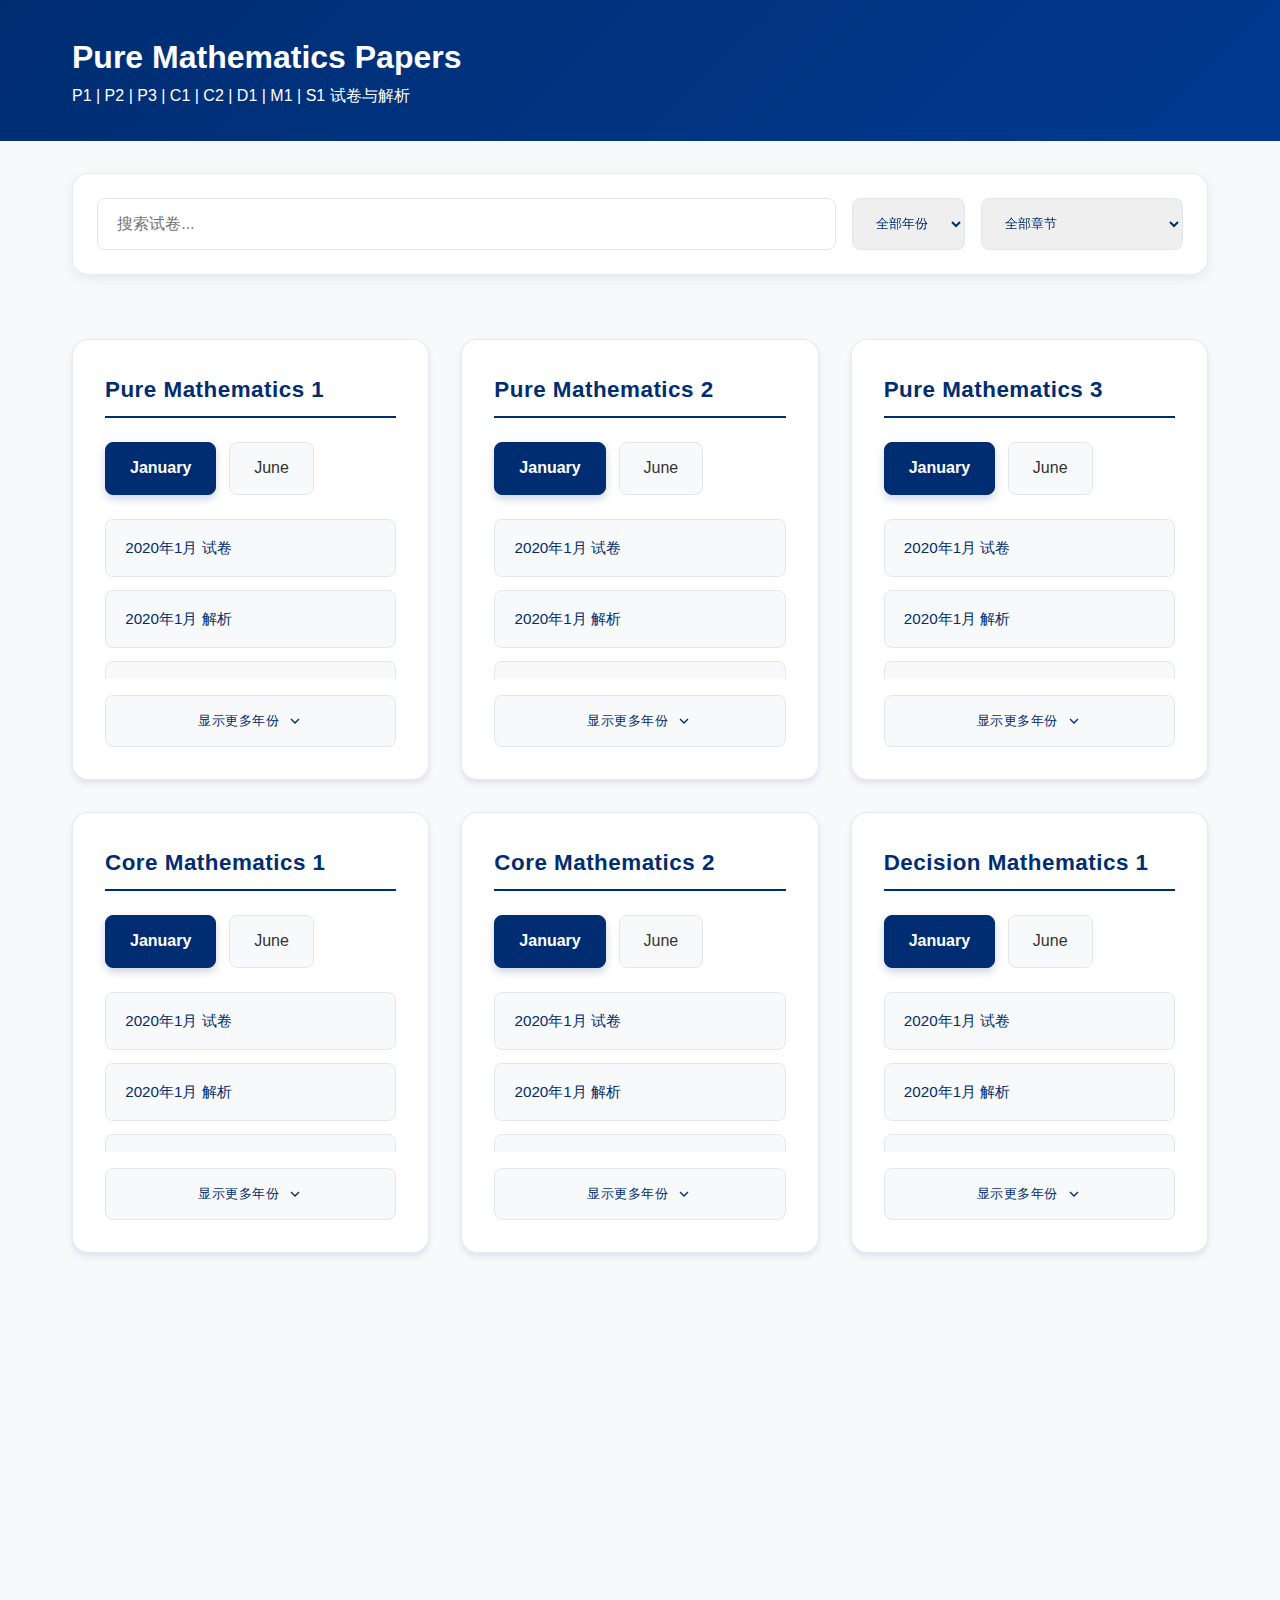
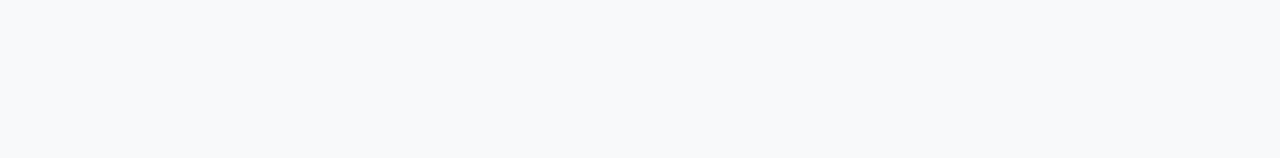
<file: website/pages/pure-mathematics-papers.html>
<!DOCTYPE html>
<html lang="zh">
<head>
  <meta charset="UTF-8">
  <meta name="viewport" content="width=device-width, initial-scale=1.0">
  <title>Pure Mathematics Papers</title>
  <style>
    /* 加载动画 */
    .loading {
      position: fixed;
      top: 0;
      left: 0;
      width: 100%;
      height: 100%;
      background: rgba(255, 255, 255, 0.9);
      display: flex;
      justify-content: center;
      align-items: center;
      z-index: 1000;
    }

    .loading-spinner {
      width: 50px;
      height: 50px;
      border: 3px solid #E1E7F0;
      border-top-color: #002D72;
      border-radius: 50%;
      animation: spin 1s linear infinite;
    }

    @keyframes spin {
      to { transform: rotate(360deg); }
    }

    /* 改进颜色方案 */
    :root {
      --primary: #002D72;
      --primary-light: rgba(0, 45, 114, 0.05);
      --primary-dark: #001f4f;
      --accent: #003A90;
      --text: #333;
      --text-light: #666;
      --border: #E1E7F0;
      --background: #F8F9FA;
      --white: #FFFFFF;
      --shadow: rgba(0, 45, 114, 0.1);
    }

    * {
      margin: 0;
      padding: 0;
      box-sizing: border-box;
    }

    body {
      font-family: "Arial", sans-serif;
      background-color: #F8F9FA;
      color: #333;
      line-height: 1.6;
    }

    /* 顶部导航 */
    header {
      background: linear-gradient(135deg, #002D72, #003A90);
      color: white;
      padding: 2rem 0;
      margin-bottom: 2rem;
    }

    .header-content {
      max-width: 1200px;
      margin: 0 auto;
      padding: 0 2rem;
    }

    /* 搜索栏 */
    .search-container {
      max-width: 1200px;
      margin: 0 auto 2rem;
      padding: 0 2rem;
    }

    .search-box {
      display: flex;
      gap: 1rem;
      background: white;
      padding: 1.5rem;
      border-radius: 16px;
      box-shadow: 0 4px 12px rgba(0, 45, 114, 0.08);
      border: 1px solid rgba(0, 45, 114, 0.1);
    }

    .search-input {
      flex: 1;
      padding: 1rem 1.2rem;
      border: 1px solid #E1E7F0;
      border-radius: 8px;
      font-size: 1rem;
    }

    .filter-select {
      padding: 1rem 1.2rem;
      border: 1px solid #E1E7F0;
      border-radius: 8px;
      color: #002D72;
    }

    .container {
      max-width: 1200px;
      margin: 0 auto;
      padding: 0 2rem;
    }

    .papers-container {
      display: grid;
      grid-template-columns: repeat(auto-fit, minmax(300px, 1fr));
      gap: 2rem;
      padding: 2rem 0;
      animation: fadeIn 0.5s ease-out;
    }

    .paper-section {
      background: #FFFFFF;
      border-radius: 16px;
      padding: 2rem;
      box-shadow: 0 4px 6px rgba(0, 45, 114, 0.1);
      transition: all 0.3s ease;
      border: 1px solid rgba(0, 45, 114, 0.1);
    }

    .paper-section:hover {
      transform: translateY(-8px);
      box-shadow: 0 12px 24px rgba(0, 45, 114, 0.12);
      border-color: #002D72;
    }

    .paper-section h3 {
      color: #002D72;
      margin-bottom: 1.5rem;
      padding-bottom: 0.5rem;
      border-bottom: 2px solid #002D72;
      font-size: 1.4rem;
      font-weight: 600;
      letter-spacing: 0.5px;
    }

    .month-tabs {
      display: flex;
      gap: 0.8rem;
      margin-bottom: 1.5rem;
    }

    .month-tab {
      padding: 0.8rem 1.5rem;
      border: 1px solid #E1E7F0;
      border-radius: 8px;
      cursor: pointer;
      transition: all 0.3s ease;
      user-select: none;
      font-weight: 500;
      background: #F8F9FA;
    }

    .month-tab:hover {
      background: rgba(0, 45, 114, 0.05);
      border-color: #002D72;
    }

    .month-tab.active {
      background: #002D72;
      color: white;
      border-color: #002D72;
      font-weight: 600;
      box-shadow: 0 4px 8px rgba(0, 45, 114, 0.2);
    }

    .paper-links {
      display: grid;
      gap: 0.8rem;
      max-height: 160px;
      overflow: hidden;
      transition: max-height 0.3s ease;
    }

    .paper-links.expanded {
      max-height: 2000px;
    }

    .show-more-btn {
      display: flex;
      align-items: center;
      justify-content: center;
      width: 100%;
      padding: 1rem;
      margin-top: 1rem;
      background: #F8F9FA;
      border: 1px solid #E1E7F0;
      border-radius: 8px;
      color: #002D72;
      cursor: pointer;
      transition: all 0.3s ease;
      font-weight: 500;
      letter-spacing: 0.5px;
    }

    .show-more-btn:hover {
      background: rgba(0, 45, 114, 0.05);
      border-color: #002D72;
      box-shadow: 0 2px 4px rgba(0, 45, 114, 0.1);
    }

    .show-more-btn svg {
      width: 16px;
      height: 16px;
      margin-left: 8px;
      transition: transform 0.3s ease;
    }

    .show-more-btn.expanded svg {
      transform: rotate(180deg);
    }

    /* 修改试卷链接的交互效果 */
    .paper-link {
      position: relative;
      overflow: hidden;
      display: flex;
      align-items: center;
      padding: 1rem 1.2rem;
      background: #F8F9FA;
      border: 1px solid #E1E7F0;
      border-radius: 8px;
      color: #002D72;
      text-decoration: none;
      transition: all 0.3s ease;
      font-size: 0.95rem;
    }

    .paper-link::before {
      content: '';
      position: absolute;
      top: 0;
      left: 0;
      width: 100%;
      height: 100%;
      background: linear-gradient(120deg, transparent 0%, transparent 50%, rgba(0, 45, 114, 0.05) 50%, rgba(0, 45, 114, 0.05) 100%);
      background-size: 250% 100%;
      transition: all 0.6s ease;
    }

    .paper-link:hover::before {
      background-position: 100% 0;
    }

    .paper-link:hover {
      border-color: #002D72;
      transform: translateX(8px);
      box-shadow: 0 4px 8px rgba(0, 45, 114, 0.15);
    }

    /* 添加图标 */
    .paper-link::after {
      content: '→';
      position: absolute;
      right: 1.2rem;
      opacity: 0;
      transform: translateX(-10px);
      transition: all 0.3s ease;
    }

    .paper-link:hover::after {
      opacity: 1;
      transform: translateX(0);
    }

    /* 添加波纹效果 */
    .paper-link .ripple {
      position: absolute;
      border-radius: 50%;
      transform: scale(0);
      animation: ripple 0.6s linear;
      background-color: rgba(0, 45, 114, 0.1);
    }

    @keyframes ripple {
      to {
        transform: scale(4);
        opacity: 0;
      }
    }

    /* 移动端适配 */
    @media screen and (max-width: 768px) {
      header {
        padding: 1.5rem 0;
      }

      .header-content {
        padding: 0 1rem;
      }

      .search-container {
        padding: 0 1rem;
      }

      .search-box {
        flex-direction: column;
      }

      .papers-container {
        grid-template-columns: 1fr;
        gap: 1rem;
      }

      .paper-section {
        padding: 1rem;
      }
    }

    /* 优化搜索框样式 */
    .search-input:focus,
    .filter-select:focus {
      outline: none;
      border-color: #002D72;
      box-shadow: 0 0 0 3px rgba(0, 45, 114, 0.1);
    }

    /* 添加页面过渡动画 */
    @keyframes fadeIn {
      from {
        opacity: 0;
        transform: translateY(20px);
      }
      to {
        opacity: 1;
        transform: translateY(0);
      }
    }

    /* 添加更多交互效果 */
    .paper-section {
      position: relative;
      overflow: hidden;
    }

    .paper-section::before {
      content: '';
      position: absolute;
      top: 0;
      left: 0;
      width: 100%;
      height: 4px;
      background: linear-gradient(90deg, var(--primary), var(--accent));
      transform: translateY(-100%);
      transition: transform 0.3s ease;
    }

    .paper-section:hover::before {
      transform: translateY(0);
    }

    /* 优化搜索框交互 */
    .search-box {
      position: sticky;
      top: 1rem;
      z-index: 100;
      backdrop-filter: blur(8px);
      transition: all 0.3s ease;
    }

    .search-box:focus-within {
      transform: translateY(-2px);
      box-shadow: 0 8px 24px var(--shadow);
    }
  </style>
</head>
<body>
  <div class="loading">
    <div class="loading-spinner"></div>
  </div>

  <header>
    <div class="header-content">
      <h1>Pure Mathematics Papers</h1>
      <p>P1 | P2 | P3 | C1 | C2 | D1 | M1 | S1 试卷与解析</p>
    </div>
  </header>

  <div class="search-container">
    <div class="search-box">
      <input type="text" class="search-input" placeholder="搜索试卷...">
      <select class="filter-select">
        <option value="all">全部年份</option>
        <option value="2020">2020</option>
        <option value="2019">2019</option>
        <option value="2018">2018</option>
        <option value="2017">2017</option>
        <option value="2016">2016</option>
        <option value="2015">2015</option>
        <option value="2014">2014</option>
        <option value="2013">2013</option>
        <option value="2012">2012</option>
        <option value="2011">2011</option>
        <option value="2010">2010</option>
        <option value="2009">2009</option>
        <option value="2008">2008</option>
        <option value="2007">2007</option>
        <option value="2006">2006</option>
        <option value="2005">2005</option>
      </select>
      <select class="filter-select">
        <option value="all">全部章节</option>
        <option value="Pure Mathematics 1">Pure Mathematics 1</option>
        <option value="Pure Mathematics 2">Pure Mathematics 2</option>
        <option value="Pure Mathematics 3">Pure Mathematics 3</option>
        <option value="Core Mathematics 1">Core Mathematics 1</option>
        <option value="Core Mathematics 2">Core Mathematics 2</option>
        <option value="Decision Mathematics 1">Decision Mathematics 1</option>
        <option value="Mechanics 1">Mechanics 1</option>
        <option value="Statistics 1">Statistics 1</option>
      </select>
    </div>
  </div>

  <div class="container">
    <div class="papers-container">
      <!-- P1 Section -->
      <div class="paper-section">
        <h3>Pure Mathematics 1</h3>
        <div class="month-tabs">
          <div class="month-tab active">January</div>
          <div class="month-tab">June</div>
        </div>
        <div class="paper-links january-papers">
          <a href="#" class="paper-link">2020年1月 试卷</a>
          <a href="#" class="paper-link">2020年1月 解析</a>
          <a href="#" class="paper-link">2019年1月 试卷</a>
          <a href="#" class="paper-link">2019年1月 解析</a>
          <a href="#" class="paper-link">2018年1月 试卷</a>
          <a href="#" class="paper-link">2018年1月 解析</a>
          <a href="#" class="paper-link">2017年1月 试卷</a>
          <a href="#" class="paper-link">2017年1月 解析</a>
          <a href="#" class="paper-link">2016年1月 试卷</a>
          <a href="#" class="paper-link">2016年1月 解析</a>
          <a href="#" class="paper-link">2015年1月 试卷</a>
          <a href="#" class="paper-link">2015年1月 解析</a>
          <a href="#" class="paper-link">2014年1月 试卷</a>
          <a href="#" class="paper-link">2014年1月 解析</a>
          <a href="#" class="paper-link">2013年1月 试卷</a>
          <a href="#" class="paper-link">2013年1月 解析</a>
          <a href="#" class="paper-link">2012年1月 试卷</a>
          <a href="#" class="paper-link">2012年1月 解析</a>
          <a href="#" class="paper-link">2011年1月 试卷</a>
          <a href="#" class="paper-link">2011年1月 解析</a>
          <a href="#" class="paper-link">2010年1月 试卷</a>
          <a href="#" class="paper-link">2010年1月 解析</a>
          <a href="#" class="paper-link">2009年1月 试卷</a>
          <a href="#" class="paper-link">2009年1月 解析</a>
          <a href="#" class="paper-link">2008年1月 试卷</a>
          <a href="#" class="paper-link">2008年1月 解析</a>
          <a href="#" class="paper-link">2007年1月 试卷</a>
          <a href="#" class="paper-link">2007年1月 解析</a>
          <a href="#" class="paper-link">2006年1月 试卷</a>
          <a href="#" class="paper-link">2006年1月 解析</a>
          <a href="#" class="paper-link">2005年1月 试卷</a>
          <a href="#" class="paper-link">2005年1月 解析</a>
        </div>
        <button class="show-more-btn">
          显示更多年份
          <svg viewBox="0 0 24 24" fill="none" stroke="currentColor" stroke-width="2">
            <path d="M6 9l6 6 6-6"/>
          </svg>
        </button>
        <div class="paper-links june-papers" style="display: none;">
          <a href="#" class="paper-link">2020年6月 试卷</a>
          <a href="#" class="paper-link">2020年6月 解析</a>
          <a href="#" class="paper-link">2019年6月 试卷</a>
          <a href="#" class="paper-link">2019年6月 解析</a>
          <a href="#" class="paper-link">2018年6月 试卷</a>
          <a href="#" class="paper-link">2018年6月 解析</a>
          <a href="#" class="paper-link">2017年6月 试卷</a>
          <a href="#" class="paper-link">2017年6月 解析</a>
          <a href="#" class="paper-link">2016年6月 试卷</a>
          <a href="#" class="paper-link">2016年6月 解析</a>
          <a href="#" class="paper-link">2015年6月 试卷</a>
          <a href="#" class="paper-link">2015年6月 解析</a>
          <a href="#" class="paper-link">2014年6月 试卷</a>
          <a href="#" class="paper-link">2014年6月 解析</a>
          <a href="#" class="paper-link">2013年6月 试卷</a>
          <a href="#" class="paper-link">2013年6月 解析</a>
          <a href="#" class="paper-link">2012年6月 试卷</a>
          <a href="#" class="paper-link">2012年6月 解析</a>
          <a href="#" class="paper-link">2011年6月 试卷</a>
          <a href="#" class="paper-link">2011年6月 解析</a>
          <a href="#" class="paper-link">2010年6月 试卷</a>
          <a href="#" class="paper-link">2010年6月 解析</a>
          <a href="#" class="paper-link">2009年6月 试卷</a>
          <a href="#" class="paper-link">2009年6月 解析</a>
          <a href="#" class="paper-link">2008年6月 试卷</a>
          <a href="#" class="paper-link">2008年6月 解析</a>
          <a href="#" class="paper-link">2007年6月 试卷</a>
          <a href="#" class="paper-link">2007年6月 解析</a>
          <a href="#" class="paper-link">2006年6月 试卷</a>
          <a href="#" class="paper-link">2006年6月 解析</a>
          <a href="#" class="paper-link">2005年6月 试卷</a>
          <a href="#" class="paper-link">2005年6月 解析</a>
        </div>
        <button class="show-more-btn" style="display: none;">
          显示更多年份
          <svg viewBox="0 0 24 24" fill="none" stroke="currentColor" stroke-width="2">
            <path d="M6 9l6 6 6-6"/>
          </svg>
        </button>
      </div>

      <!-- P2 Section -->
      <div class="paper-section">
        <h3>Pure Mathematics 2</h3>
        <div class="month-tabs">
          <div class="month-tab active">January</div>
          <div class="month-tab">June</div>
        </div>
        <div class="paper-links january-papers">
          <a href="#" class="paper-link">2020年1月 试卷</a>
          <a href="#" class="paper-link">2020年1月 解析</a>
          <a href="#" class="paper-link">2019年1月 试卷</a>
          <a href="#" class="paper-link">2019年1月 解析</a>
          <a href="#" class="paper-link">2018年1月 试卷</a>
          <a href="#" class="paper-link">2018年1月 解析</a>
          <a href="#" class="paper-link">2017年1月 试卷</a>
          <a href="#" class="paper-link">2017年1月 解析</a>
          <a href="#" class="paper-link">2016年1月 试卷</a>
          <a href="#" class="paper-link">2016年1月 解析</a>
          <a href="#" class="paper-link">2015年1月 试卷</a>
          <a href="#" class="paper-link">2015年1月 解析</a>
          <a href="#" class="paper-link">2014年1月 试卷</a>
          <a href="#" class="paper-link">2014年1月 解析</a>
          <a href="#" class="paper-link">2013年1月 试卷</a>
          <a href="#" class="paper-link">2013年1月 解析</a>
          <a href="#" class="paper-link">2012年1月 试卷</a>
          <a href="#" class="paper-link">2012年1月 解析</a>
          <a href="#" class="paper-link">2011年1月 试卷</a>
          <a href="#" class="paper-link">2011年1月 解析</a>
          <a href="#" class="paper-link">2010年1月 试卷</a>
          <a href="#" class="paper-link">2010年1月 解析</a>
          <a href="#" class="paper-link">2009年1月 试卷</a>
          <a href="#" class="paper-link">2009年1月 解析</a>
          <a href="#" class="paper-link">2008年1月 试卷</a>
          <a href="#" class="paper-link">2008年1月 解析</a>
          <a href="#" class="paper-link">2007年1月 试卷</a>
          <a href="#" class="paper-link">2007年1月 解析</a>
          <a href="#" class="paper-link">2006年1月 试卷</a>
          <a href="#" class="paper-link">2006年1月 解析</a>
          <a href="#" class="paper-link">2005年1月 试卷</a>
          <a href="#" class="paper-link">2005年1月 解析</a>
        </div>
        <button class="show-more-btn">
          显示更多年份
          <svg viewBox="0 0 24 24" fill="none" stroke="currentColor" stroke-width="2">
            <path d="M6 9l6 6 6-6"/>
          </svg>
        </button>
        <div class="paper-links june-papers" style="display: none;">
          <a href="#" class="paper-link">2020年6月 试卷</a>
          <a href="#" class="paper-link">2020年6月 解析</a>
          <a href="#" class="paper-link">2019年6月 试卷</a>
          <a href="#" class="paper-link">2019年6月 解析</a>
          <a href="#" class="paper-link">2018年6月 试卷</a>
          <a href="#" class="paper-link">2018年6月 解析</a>
          <a href="#" class="paper-link">2017年6月 试卷</a>
          <a href="#" class="paper-link">2017年6月 解析</a>
          <a href="#" class="paper-link">2016年6月 试卷</a>
          <a href="#" class="paper-link">2016年6月 解析</a>
          <a href="#" class="paper-link">2015年6月 试卷</a>
          <a href="#" class="paper-link">2015年6月 解析</a>
          <a href="#" class="paper-link">2014年6月 试卷</a>
          <a href="#" class="paper-link">2014年6月 解析</a>
          <a href="#" class="paper-link">2013年6月 试卷</a>
          <a href="#" class="paper-link">2013年6月 解析</a>
          <a href="#" class="paper-link">2012年6月 试卷</a>
          <a href="#" class="paper-link">2012年6月 解析</a>
          <a href="#" class="paper-link">2011年6月 试卷</a>
          <a href="#" class="paper-link">2011年6月 解析</a>
          <a href="#" class="paper-link">2010年6月 试卷</a>
          <a href="#" class="paper-link">2010年6月 解析</a>
          <a href="#" class="paper-link">2009年6月 试卷</a>
          <a href="#" class="paper-link">2009年6月 解析</a>
          <a href="#" class="paper-link">2008年6月 试卷</a>
          <a href="#" class="paper-link">2008年6月 解析</a>
          <a href="#" class="paper-link">2007年6月 试卷</a>
          <a href="#" class="paper-link">2007年6月 解析</a>
          <a href="#" class="paper-link">2006年6月 试卷</a>
          <a href="#" class="paper-link">2006年6月 解析</a>
          <a href="#" class="paper-link">2005年6月 试卷</a>
          <a href="#" class="paper-link">2005年6月 解析</a>
        </div>
        <button class="show-more-btn" style="display: none;">
          显示更多年份
          <svg viewBox="0 0 24 24" fill="none" stroke="currentColor" stroke-width="2">
            <path d="M6 9l6 6 6-6"/>
          </svg>
        </button>
    </div>

      <!-- P3 Section -->
      <div class="paper-section">
        <h3>Pure Mathematics 3</h3>
        <div class="month-tabs">
          <div class="month-tab active">January</div>
          <div class="month-tab">June</div>
        </div>
        <div class="paper-links january-papers">
          <a href="#" class="paper-link">2020年1月 试卷</a>
          <a href="#" class="paper-link">2020年1月 解析</a>
          <a href="#" class="paper-link">2019年1月 试卷</a>
          <a href="#" class="paper-link">2019年1月 解析</a>
          <a href="#" class="paper-link">2018年1月 试卷</a>
          <a href="#" class="paper-link">2018年1月 解析</a>
          <a href="#" class="paper-link">2017年1月 试卷</a>
          <a href="#" class="paper-link">2017年1月 解析</a>
          <a href="#" class="paper-link">2016年1月 试卷</a>
          <a href="#" class="paper-link">2016年1月 解析</a>
          <a href="#" class="paper-link">2015年1月 试卷</a>
          <a href="#" class="paper-link">2015年1月 解析</a>
          <a href="#" class="paper-link">2014年1月 试卷</a>
          <a href="#" class="paper-link">2014年1月 解析</a>
          <a href="#" class="paper-link">2013年1月 试卷</a>
          <a href="#" class="paper-link">2013年1月 解析</a>
          <a href="#" class="paper-link">2012年1月 试卷</a>
          <a href="#" class="paper-link">2012年1月 解析</a>
          <a href="#" class="paper-link">2011年1月 试卷</a>
          <a href="#" class="paper-link">2011年1月 解析</a>
          <a href="#" class="paper-link">2010年1月 试卷</a>
          <a href="#" class="paper-link">2010年1月 解析</a>
          <a href="#" class="paper-link">2009年1月 试卷</a>
          <a href="#" class="paper-link">2009年1月 解析</a>
          <a href="#" class="paper-link">2008年1月 试卷</a>
          <a href="#" class="paper-link">2008年1月 解析</a>
          <a href="#" class="paper-link">2007年1月 试卷</a>
          <a href="#" class="paper-link">2007年1月 解析</a>
          <a href="#" class="paper-link">2006年1月 试卷</a>
          <a href="#" class="paper-link">2006年1月 解析</a>
          <a href="#" class="paper-link">2005年1月 试卷</a>
          <a href="#" class="paper-link">2005年1月 解析</a>
        </div>
        <button class="show-more-btn">
          显示更多年份
            <svg viewBox="0 0 24 24" fill="none" stroke="currentColor" stroke-width="2">
            <path d="M6 9l6 6 6-6"/>
            </svg>
        </button>
        <div class="paper-links june-papers" style="display: none;">
          <a href="#" class="paper-link">2020年6月 试卷</a>
          <a href="#" class="paper-link">2020年6月 解析</a>
          <a href="#" class="paper-link">2019年6月 试卷</a>
          <a href="#" class="paper-link">2019年6月 解析</a>
          <a href="#" class="paper-link">2018年6月 试卷</a>
          <a href="#" class="paper-link">2018年6月 解析</a>
          <a href="#" class="paper-link">2017年6月 试卷</a>
          <a href="#" class="paper-link">2017年6月 解析</a>
          <a href="#" class="paper-link">2016年6月 试卷</a>
          <a href="#" class="paper-link">2016年6月 解析</a>
          <a href="#" class="paper-link">2015年6月 试卷</a>
          <a href="#" class="paper-link">2015年6月 解析</a>
          <a href="#" class="paper-link">2014年6月 试卷</a>
          <a href="#" class="paper-link">2014年6月 解析</a>
          <a href="#" class="paper-link">2013年6月 试卷</a>
          <a href="#" class="paper-link">2013年6月 解析</a>
          <a href="#" class="paper-link">2012年6月 试卷</a>
          <a href="#" class="paper-link">2012年6月 解析</a>
          <a href="#" class="paper-link">2011年6月 试卷</a>
          <a href="#" class="paper-link">2011年6月 解析</a>
          <a href="#" class="paper-link">2010年6月 试卷</a>
          <a href="#" class="paper-link">2010年6月 解析</a>
          <a href="#" class="paper-link">2009年6月 试卷</a>
          <a href="#" class="paper-link">2009年6月 解析</a>
          <a href="#" class="paper-link">2008年6月 试卷</a>
          <a href="#" class="paper-link">2008年6月 解析</a>
          <a href="#" class="paper-link">2007年6月 试卷</a>
          <a href="#" class="paper-link">2007年6月 解析</a>
          <a href="#" class="paper-link">2006年6月 试卷</a>
          <a href="#" class="paper-link">2006年6月 解析</a>
          <a href="#" class="paper-link">2005年6月 试卷</a>
          <a href="#" class="paper-link">2005年6月 解析</a>
          </div>
        <button class="show-more-btn" style="display: none;">
          显示更多年份
            <svg viewBox="0 0 24 24" fill="none" stroke="currentColor" stroke-width="2">
            <path d="M6 9l6 6 6-6"/>
            </svg>
        </button>
      </div>

      <!-- C1 Section -->
      <div class="paper-section">
        <h3>Core Mathematics 1</h3>
        <div class="month-tabs">
          <div class="month-tab active">January</div>
          <div class="month-tab">June</div>
        </div>
        <div class="paper-links january-papers">
          <a href="#" class="paper-link">2020年1月 试卷</a>
          <a href="#" class="paper-link">2020年1月 解析</a>
          <a href="#" class="paper-link">2019年1月 试卷</a>
          <a href="#" class="paper-link">2019年1月 解析</a>
          <a href="#" class="paper-link">2018年1月 试卷</a>
          <a href="#" class="paper-link">2018年1月 解析</a>
          <a href="#" class="paper-link">2017年1月 试卷</a>
          <a href="#" class="paper-link">2017年1月 解析</a>
          <a href="#" class="paper-link">2016年1月 试卷</a>
          <a href="#" class="paper-link">2016年1月 解析</a>
          <a href="#" class="paper-link">2015年1月 试卷</a>
          <a href="#" class="paper-link">2015年1月 解析</a>
          <a href="#" class="paper-link">2014年1月 试卷</a>
          <a href="#" class="paper-link">2014年1月 解析</a>
          <a href="#" class="paper-link">2013年1月 试卷</a>
          <a href="#" class="paper-link">2013年1月 解析</a>
          <a href="#" class="paper-link">2012年1月 试卷</a>
          <a href="#" class="paper-link">2012年1月 解析</a>
          <a href="#" class="paper-link">2011年1月 试卷</a>
          <a href="#" class="paper-link">2011年1月 解析</a>
          <a href="#" class="paper-link">2010年1月 试卷</a>
          <a href="#" class="paper-link">2010年1月 解析</a>
          <a href="#" class="paper-link">2009年1月 试卷</a>
          <a href="#" class="paper-link">2009年1月 解析</a>
          <a href="#" class="paper-link">2008年1月 试卷</a>
          <a href="#" class="paper-link">2008年1月 解析</a>
          <a href="#" class="paper-link">2007年1月 试卷</a>
          <a href="#" class="paper-link">2007年1月 解析</a>
          <a href="#" class="paper-link">2006年1月 试卷</a>
          <a href="#" class="paper-link">2006年1月 解析</a>
          <a href="#" class="paper-link">2005年1月 试卷</a>
          <a href="#" class="paper-link">2005年1月 解析</a>
          </div>
        <button class="show-more-btn">
          显示更多年份
          <svg viewBox="0 0 24 24" fill="none" stroke="currentColor" stroke-width="2">
            <path d="M6 9l6 6 6-6"/>
          </svg>
        </button>
        <div class="paper-links june-papers" style="display: none;">
          <a href="#" class="paper-link">2020年6月 试卷</a>
          <a href="#" class="paper-link">2020年6月 解析</a>
          <a href="#" class="paper-link">2019年6月 试卷</a>
          <a href="#" class="paper-link">2019年6月 解析</a>
          <a href="#" class="paper-link">2018年6月 试卷</a>
          <a href="#" class="paper-link">2018年6月 解析</a>
          <a href="#" class="paper-link">2017年6月 试卷</a>
          <a href="#" class="paper-link">2017年6月 解析</a>
          <a href="#" class="paper-link">2016年6月 试卷</a>
          <a href="#" class="paper-link">2016年6月 解析</a>
          <a href="#" class="paper-link">2015年6月 试卷</a>
          <a href="#" class="paper-link">2015年6月 解析</a>
          <a href="#" class="paper-link">2014年6月 试卷</a>
          <a href="#" class="paper-link">2014年6月 解析</a>
          <a href="#" class="paper-link">2013年6月 试卷</a>
          <a href="#" class="paper-link">2013年6月 解析</a>
          <a href="#" class="paper-link">2012年6月 试卷</a>
          <a href="#" class="paper-link">2012年6月 解析</a>
          <a href="#" class="paper-link">2011年6月 试卷</a>
          <a href="#" class="paper-link">2011年6月 解析</a>
          <a href="#" class="paper-link">2010年6月 试卷</a>
          <a href="#" class="paper-link">2010年6月 解析</a>
          <a href="#" class="paper-link">2009年6月 试卷</a>
          <a href="#" class="paper-link">2009年6月 解析</a>
          <a href="#" class="paper-link">2008年6月 试卷</a>
          <a href="#" class="paper-link">2008年6月 解析</a>
          <a href="#" class="paper-link">2007年6月 试卷</a>
          <a href="#" class="paper-link">2007年6月 解析</a>
          <a href="#" class="paper-link">2006年6月 试卷</a>
          <a href="#" class="paper-link">2006年6月 解析</a>
          <a href="#" class="paper-link">2005年6月 试卷</a>
          <a href="#" class="paper-link">2005年6月 解析</a>
        </div>
        <button class="show-more-btn" style="display: none;">
          显示更多年份
          <svg viewBox="0 0 24 24" fill="none" stroke="currentColor" stroke-width="2">
            <path d="M6 9l6 6 6-6"/>
          </svg>
        </button>
      </div>

      <!-- C2 Section -->
      <div class="paper-section">
        <h3>Core Mathematics 2</h3>
        <div class="month-tabs">
          <div class="month-tab active">January</div>
          <div class="month-tab">June</div>
        </div>
        <div class="paper-links january-papers">
          <a href="#" class="paper-link">2020年1月 试卷</a>
          <a href="#" class="paper-link">2020年1月 解析</a>
          <a href="#" class="paper-link">2019年1月 试卷</a>
          <a href="#" class="paper-link">2019年1月 解析</a>
          <a href="#" class="paper-link">2018年1月 试卷</a>
          <a href="#" class="paper-link">2018年1月 解析</a>
          <a href="#" class="paper-link">2017年1月 试卷</a>
          <a href="#" class="paper-link">2017年1月 解析</a>
          <a href="#" class="paper-link">2016年1月 试卷</a>
          <a href="#" class="paper-link">2016年1月 解析</a>
          <a href="#" class="paper-link">2015年1月 试卷</a>
          <a href="#" class="paper-link">2015年1月 解析</a>
          <a href="#" class="paper-link">2014年1月 试卷</a>
          <a href="#" class="paper-link">2014年1月 解析</a>
          <a href="#" class="paper-link">2013年1月 试卷</a>
          <a href="#" class="paper-link">2013年1月 解析</a>
          <a href="#" class="paper-link">2012年1月 试卷</a>
          <a href="#" class="paper-link">2012年1月 解析</a>
          <a href="#" class="paper-link">2011年1月 试卷</a>
          <a href="#" class="paper-link">2011年1月 解析</a>
          <a href="#" class="paper-link">2010年1月 试卷</a>
          <a href="#" class="paper-link">2010年1月 解析</a>
          <a href="#" class="paper-link">2009年1月 试卷</a>
          <a href="#" class="paper-link">2009年1月 解析</a>
          <a href="#" class="paper-link">2008年1月 试卷</a>
          <a href="#" class="paper-link">2008年1月 解析</a>
          <a href="#" class="paper-link">2007年1月 试卷</a>
          <a href="#" class="paper-link">2007年1月 解析</a>
          <a href="#" class="paper-link">2006年1月 试卷</a>
          <a href="#" class="paper-link">2006年1月 解析</a>
          <a href="#" class="paper-link">2005年1月 试卷</a>
          <a href="#" class="paper-link">2005年1月 解析</a>
        </div>
        <button class="show-more-btn">
          显示更多年份
            <svg viewBox="0 0 24 24" fill="none" stroke="currentColor" stroke-width="2">
            <path d="M6 9l6 6 6-6"/>
            </svg>
        </button>
        <div class="paper-links june-papers" style="display: none;">
          <a href="#" class="paper-link">2020年6月 试卷</a>
          <a href="#" class="paper-link">2020年6月 解析</a>
          <a href="#" class="paper-link">2019年6月 试卷</a>
          <a href="#" class="paper-link">2019年6月 解析</a>
          <a href="#" class="paper-link">2018年6月 试卷</a>
          <a href="#" class="paper-link">2018年6月 解析</a>
          <a href="#" class="paper-link">2017年6月 试卷</a>
          <a href="#" class="paper-link">2017年6月 解析</a>
          <a href="#" class="paper-link">2016年6月 试卷</a>
          <a href="#" class="paper-link">2016年6月 解析</a>
          <a href="#" class="paper-link">2015年6月 试卷</a>
          <a href="#" class="paper-link">2015年6月 解析</a>
          <a href="#" class="paper-link">2014年6月 试卷</a>
          <a href="#" class="paper-link">2014年6月 解析</a>
          <a href="#" class="paper-link">2013年6月 试卷</a>
          <a href="#" class="paper-link">2013年6月 解析</a>
          <a href="#" class="paper-link">2012年6月 试卷</a>
          <a href="#" class="paper-link">2012年6月 解析</a>
          <a href="#" class="paper-link">2011年6月 试卷</a>
          <a href="#" class="paper-link">2011年6月 解析</a>
          <a href="#" class="paper-link">2010年6月 试卷</a>
          <a href="#" class="paper-link">2010年6月 解析</a>
          <a href="#" class="paper-link">2009年6月 试卷</a>
          <a href="#" class="paper-link">2009年6月 解析</a>
          <a href="#" class="paper-link">2008年6月 试卷</a>
          <a href="#" class="paper-link">2008年6月 解析</a>
          <a href="#" class="paper-link">2007年6月 试卷</a>
          <a href="#" class="paper-link">2007年6月 解析</a>
          <a href="#" class="paper-link">2006年6月 试卷</a>
          <a href="#" class="paper-link">2006年6月 解析</a>
          <a href="#" class="paper-link">2005年6月 试卷</a>
          <a href="#" class="paper-link">2005年6月 解析</a>
          </div>
        <button class="show-more-btn" style="display: none;">
          显示更多年份
            <svg viewBox="0 0 24 24" fill="none" stroke="currentColor" stroke-width="2">
            <path d="M6 9l6 6 6-6"/>
            </svg>
        </button>
      </div>

      <!-- D1 Section -->
      <div class="paper-section">
        <h3>Decision Mathematics 1</h3>
        <div class="month-tabs">
          <div class="month-tab active">January</div>
          <div class="month-tab">June</div>
        </div>
        <div class="paper-links january-papers">
          <a href="#" class="paper-link">2020年1月 试卷</a>
          <a href="#" class="paper-link">2020年1月 解析</a>
          <a href="#" class="paper-link">2019年1月 试卷</a>
          <a href="#" class="paper-link">2019年1月 解析</a>
          <a href="#" class="paper-link">2018年1月 试卷</a>
          <a href="#" class="paper-link">2018年1月 解析</a>
          <a href="#" class="paper-link">2017年1月 试卷</a>
          <a href="#" class="paper-link">2017年1月 解析</a>
          <a href="#" class="paper-link">2016年1月 试卷</a>
          <a href="#" class="paper-link">2016年1月 解析</a>
          <a href="#" class="paper-link">2015年1月 试卷</a>
          <a href="#" class="paper-link">2015年1月 解析</a>
          <a href="#" class="paper-link">2014年1月 试卷</a>
          <a href="#" class="paper-link">2014年1月 解析</a>
          <a href="#" class="paper-link">2013年1月 试卷</a>
          <a href="#" class="paper-link">2013年1月 解析</a>
          <a href="#" class="paper-link">2012年1月 试卷</a>
          <a href="#" class="paper-link">2012年1月 解析</a>
          <a href="#" class="paper-link">2011年1月 试卷</a>
          <a href="#" class="paper-link">2011年1月 解析</a>
          <a href="#" class="paper-link">2010年1月 试卷</a>
          <a href="#" class="paper-link">2010年1月 解析</a>
          <a href="#" class="paper-link">2009年1月 试卷</a>
          <a href="#" class="paper-link">2009年1月 解析</a>
          <a href="#" class="paper-link">2008年1月 试卷</a>
          <a href="#" class="paper-link">2008年1月 解析</a>
          <a href="#" class="paper-link">2007年1月 试卷</a>
          <a href="#" class="paper-link">2007年1月 解析</a>
          <a href="#" class="paper-link">2006年1月 试卷</a>
          <a href="#" class="paper-link">2006年1月 解析</a>
          <a href="#" class="paper-link">2005年1月 试卷</a>
          <a href="#" class="paper-link">2005年1月 解析</a>
          </div>
        <button class="show-more-btn">
          显示更多年份
          <svg viewBox="0 0 24 24" fill="none" stroke="currentColor" stroke-width="2">
            <path d="M6 9l6 6 6-6"/>
          </svg>
        </button>
        <div class="paper-links june-papers" style="display: none;">
          <a href="#" class="paper-link">2020年6月 试卷</a>
          <a href="#" class="paper-link">2020年6月 解析</a>
          <a href="#" class="paper-link">2019年6月 试卷</a>
          <a href="#" class="paper-link">2019年6月 解析</a>
          <a href="#" class="paper-link">2018年6月 试卷</a>
          <a href="#" class="paper-link">2018年6月 解析</a>
          <a href="#" class="paper-link">2017年6月 试卷</a>
          <a href="#" class="paper-link">2017年6月 解析</a>
          <a href="#" class="paper-link">2016年6月 试卷</a>
          <a href="#" class="paper-link">2016年6月 解析</a>
          <a href="#" class="paper-link">2015年6月 试卷</a>
          <a href="#" class="paper-link">2015年6月 解析</a>
          <a href="#" class="paper-link">2014年6月 试卷</a>
          <a href="#" class="paper-link">2014年6月 解析</a>
          <a href="#" class="paper-link">2013年6月 试卷</a>
          <a href="#" class="paper-link">2013年6月 解析</a>
          <a href="#" class="paper-link">2012年6月 试卷</a>
          <a href="#" class="paper-link">2012年6月 解析</a>
          <a href="#" class="paper-link">2011年6月 试卷</a>
          <a href="#" class="paper-link">2011年6月 解析</a>
          <a href="#" class="paper-link">2010年6月 试卷</a>
          <a href="#" class="paper-link">2010年6月 解析</a>
          <a href="#" class="paper-link">2009年6月 试卷</a>
          <a href="#" class="paper-link">2009年6月 解析</a>
          <a href="#" class="paper-link">2008年6月 试卷</a>
          <a href="#" class="paper-link">2008年6月 解析</a>
          <a href="#" class="paper-link">2007年6月 试卷</a>
          <a href="#" class="paper-link">2007年6月 解析</a>
          <a href="#" class="paper-link">2006年6月 试卷</a>
          <a href="#" class="paper-link">2006年6月 解析</a>
          <a href="#" class="paper-link">2005年6月 试卷</a>
          <a href="#" class="paper-link">2005年6月 解析</a>
        </div>
        <button class="show-more-btn" style="display: none;">
          显示更多年份
          <svg viewBox="0 0 24 24" fill="none" stroke="currentColor" stroke-width="2">
            <path d="M6 9l6 6 6-6"/>
          </svg>
        </button>
      </div>

      <!-- M1 Section -->
      <div class="paper-section">
        <h3>Mechanics 1</h3>
        <div class="month-tabs">
          <div class="month-tab active">January</div>
          <div class="month-tab">June</div>
        </div>
        <div class="paper-links january-papers">
          <a href="#" class="paper-link">2020年1月 试卷</a>
          <a href="#" class="paper-link">2020年1月 解析</a>
          <a href="#" class="paper-link">2019年1月 试卷</a>
          <a href="#" class="paper-link">2019年1月 解析</a>
          <a href="#" class="paper-link">2018年1月 试卷</a>
          <a href="#" class="paper-link">2018年1月 解析</a>
          <a href="#" class="paper-link">2017年1月 试卷</a>
          <a href="#" class="paper-link">2017年1月 解析</a>
          <a href="#" class="paper-link">2016年1月 试卷</a>
          <a href="#" class="paper-link">2016年1月 解析</a>
          <a href="#" class="paper-link">2015年1月 试卷</a>
          <a href="#" class="paper-link">2015年1月 解析</a>
          <a href="#" class="paper-link">2014年1月 试卷</a>
          <a href="#" class="paper-link">2014年1月 解析</a>
          <a href="#" class="paper-link">2013年1月 试卷</a>
          <a href="#" class="paper-link">2013年1月 解析</a>
          <a href="#" class="paper-link">2012年1月 试卷</a>
          <a href="#" class="paper-link">2012年1月 解析</a>
          <a href="#" class="paper-link">2011年1月 试卷</a>
          <a href="#" class="paper-link">2011年1月 解析</a>
          <a href="#" class="paper-link">2010年1月 试卷</a>
          <a href="#" class="paper-link">2010年1月 解析</a>
          <a href="#" class="paper-link">2009年1月 试卷</a>
          <a href="#" class="paper-link">2009年1月 解析</a>
          <a href="#" class="paper-link">2008年1月 试卷</a>
          <a href="#" class="paper-link">2008年1月 解析</a>
          <a href="#" class="paper-link">2007年1月 试卷</a>
          <a href="#" class="paper-link">2007年1月 解析</a>
          <a href="#" class="paper-link">2006年1月 试卷</a>
          <a href="#" class="paper-link">2006年1月 解析</a>
          <a href="#" class="paper-link">2005年1月 试卷</a>
          <a href="#" class="paper-link">2005年1月 解析</a>
        </div>
        <button class="show-more-btn">
          显示更多年份
          <svg viewBox="0 0 24 24" fill="none" stroke="currentColor" stroke-width="2">
            <path d="M6 9l6 6 6-6"/>
          </svg>
        </button>
        <div class="paper-links june-papers" style="display: none;">
          <a href="#" class="paper-link">2020年6月 试卷</a>
          <a href="#" class="paper-link">2020年6月 解析</a>
          <a href="#" class="paper-link">2019年6月 试卷</a>
          <a href="#" class="paper-link">2019年6月 解析</a>
          <a href="#" class="paper-link">2018年6月 试卷</a>
          <a href="#" class="paper-link">2018年6月 解析</a>
          <a href="#" class="paper-link">2017年6月 试卷</a>
          <a href="#" class="paper-link">2017年6月 解析</a>
          <a href="#" class="paper-link">2016年6月 试卷</a>
          <a href="#" class="paper-link">2016年6月 解析</a>
          <a href="#" class="paper-link">2015年6月 试卷</a>
          <a href="#" class="paper-link">2015年6月 解析</a>
          <a href="#" class="paper-link">2014年6月 试卷</a>
          <a href="#" class="paper-link">2014年6月 解析</a>
          <a href="#" class="paper-link">2013年6月 试卷</a>
          <a href="#" class="paper-link">2013年6月 解析</a>
          <a href="#" class="paper-link">2012年6月 试卷</a>
          <a href="#" class="paper-link">2012年6月 解析</a>
          <a href="#" class="paper-link">2011年6月 试卷</a>
          <a href="#" class="paper-link">2011年6月 解析</a>
          <a href="#" class="paper-link">2010年6月 试卷</a>
          <a href="#" class="paper-link">2010年6月 解析</a>
          <a href="#" class="paper-link">2009年6月 试卷</a>
          <a href="#" class="paper-link">2009年6月 解析</a>
          <a href="#" class="paper-link">2008年6月 试卷</a>
          <a href="#" class="paper-link">2008年6月 解析</a>
          <a href="#" class="paper-link">2007年6月 试卷</a>
          <a href="#" class="paper-link">2007年6月 解析</a>
          <a href="#" class="paper-link">2006年6月 试卷</a>
          <a href="#" class="paper-link">2006年6月 解析</a>
          <a href="#" class="paper-link">2005年6月 试卷</a>
          <a href="#" class="paper-link">2005年6月 解析</a>
        </div>
        <button class="show-more-btn" style="display: none;">
          显示更多年份
          <svg viewBox="0 0 24 24" fill="none" stroke="currentColor" stroke-width="2">
            <path d="M6 9l6 6 6-6"/>
          </svg>
        </button>
      </div>

      <!-- S1 Section -->
      <div class="paper-section">
        <h3>Statistics 1</h3>
        <div class="month-tabs">
          <div class="month-tab active">January</div>
          <div class="month-tab">June</div>
        </div>
        <div class="paper-links january-papers">
          <a href="#" class="paper-link">2020年1月 试卷</a>
          <a href="#" class="paper-link">2020年1月 解析</a>
          <a href="#" class="paper-link">2019年1月 试卷</a>
          <a href="#" class="paper-link">2019年1月 解析</a>
          <a href="#" class="paper-link">2018年1月 试卷</a>
          <a href="#" class="paper-link">2018年1月 解析</a>
          <a href="#" class="paper-link">2017年1月 试卷</a>
          <a href="#" class="paper-link">2017年1月 解析</a>
          <a href="#" class="paper-link">2016年1月 试卷</a>
          <a href="#" class="paper-link">2016年1月 解析</a>
          <a href="#" class="paper-link">2015年1月 试卷</a>
          <a href="#" class="paper-link">2015年1月 解析</a>
          <a href="#" class="paper-link">2014年1月 试卷</a>
          <a href="#" class="paper-link">2014年1月 解析</a>
          <a href="#" class="paper-link">2013年1月 试卷</a>
          <a href="#" class="paper-link">2013年1月 解析</a>
          <a href="#" class="paper-link">2012年1月 试卷</a>
          <a href="#" class="paper-link">2012年1月 解析</a>
          <a href="#" class="paper-link">2011年1月 试卷</a>
          <a href="#" class="paper-link">2011年1月 解析</a>
          <a href="#" class="paper-link">2010年1月 试卷</a>
          <a href="#" class="paper-link">2010年1月 解析</a>
          <a href="#" class="paper-link">2009年1月 试卷</a>
          <a href="#" class="paper-link">2009年1月 解析</a>
          <a href="#" class="paper-link">2008年1月 试卷</a>
          <a href="#" class="paper-link">2008年1月 解析</a>
          <a href="#" class="paper-link">2007年1月 试卷</a>
          <a href="#" class="paper-link">2007年1月 解析</a>
          <a href="#" class="paper-link">2006年1月 试卷</a>
          <a href="#" class="paper-link">2006年1月 解析</a>
          <a href="#" class="paper-link">2005年1月 试卷</a>
          <a href="#" class="paper-link">2005年1月 解析</a>
        </div>
        <button class="show-more-btn">
          显示更多年份
          <svg viewBox="0 0 24 24" fill="none" stroke="currentColor" stroke-width="2">
            <path d="M6 9l6 6 6-6"/>
          </svg>
        </button>
        <div class="paper-links june-papers" style="display: none;">
          <a href="#" class="paper-link">2020年6月 试卷</a>
          <a href="#" class="paper-link">2020年6月 解析</a>
          <a href="#" class="paper-link">2019年6月 试卷</a>
          <a href="#" class="paper-link">2019年6月 解析</a>
          <a href="#" class="paper-link">2018年6月 试卷</a>
          <a href="#" class="paper-link">2018年6月 解析</a>
          <a href="#" class="paper-link">2017年6月 试卷</a>
          <a href="#" class="paper-link">2017年6月 解析</a>
          <a href="#" class="paper-link">2016年6月 试卷</a>
          <a href="#" class="paper-link">2016年6月 解析</a>
          <a href="#" class="paper-link">2015年6月 试卷</a>
          <a href="#" class="paper-link">2015年6月 解析</a>
          <a href="#" class="paper-link">2014年6月 试卷</a>
          <a href="#" class="paper-link">2014年6月 解析</a>
          <a href="#" class="paper-link">2013年6月 试卷</a>
          <a href="#" class="paper-link">2013年6月 解析</a>
          <a href="#" class="paper-link">2012年6月 试卷</a>
          <a href="#" class="paper-link">2012年6月 解析</a>
          <a href="#" class="paper-link">2011年6月 试卷</a>
          <a href="#" class="paper-link">2011年6月 解析</a>
          <a href="#" class="paper-link">2010年6月 试卷</a>
          <a href="#" class="paper-link">2010年6月 解析</a>
          <a href="#" class="paper-link">2009年6月 试卷</a>
          <a href="#" class="paper-link">2009年6月 解析</a>
          <a href="#" class="paper-link">2008年6月 试卷</a>
          <a href="#" class="paper-link">2008年6月 解析</a>
          <a href="#" class="paper-link">2007年6月 试卷</a>
          <a href="#" class="paper-link">2007年6月 解析</a>
          <a href="#" class="paper-link">2006年6月 试卷</a>
          <a href="#" class="paper-link">2006年6月 解析</a>
          <a href="#" class="paper-link">2005年6月 试卷</a>
          <a href="#" class="paper-link">2005年6月 解析</a>
        </div>
        <button class="show-more-btn" style="display: none;">
          显示更多年份
          <svg viewBox="0 0 24 24" fill="none" stroke="currentColor" stroke-width="2">
            <path d="M6 9l6 6 6-6"/>
          </svg>
        </button>
      </div>
    </div>
  </div>

  <script>
    document.addEventListener('DOMContentLoaded', function() {
      // 控制加载动画
      const loading = document.querySelector('.loading');
      window.addEventListener('load', () => {
        loading.style.opacity = '0';
        setTimeout(() => {
          loading.style.display = 'none';
        }, 300);
      });

      // 添加滚动动画
      const observer = new IntersectionObserver((entries) => {
        entries.forEach(entry => {
          if (entry.isIntersecting) {
            entry.target.style.opacity = '1';
            entry.target.style.transform = 'translateY(0)';
          }
        });
      }, {
        threshold: 0.1
      });

      document.querySelectorAll('.paper-section').forEach(section => {
        section.style.opacity = '0';
        section.style.transform = 'translateY(20px)';
        observer.observe(section);
      });

      // 显示更多按钮功能
      const showMoreBtns = document.querySelectorAll('.show-more-btn');
      showMoreBtns.forEach(btn => {
        btn.addEventListener('click', () => {
          const paperLinks = btn.previousElementSibling;
          const isExpanded = paperLinks.classList.contains('expanded');
          
          paperLinks.classList.toggle('expanded');
          btn.classList.toggle('expanded');
          
          // 更新按钮文本和图标
          if (isExpanded) {
            btn.innerHTML = `
              显示更多年份
              <svg viewBox="0 0 24 24" fill="none" stroke="currentColor" stroke-width="2">
                <path d="M6 9l6 6 6-6"/>
              </svg>
            `;
          } else {
            btn.innerHTML = `
              收起
              <svg viewBox="0 0 24 24" fill="none" stroke="currentColor" stroke-width="2">
                <path d="M6 9l6 6 6-6"/>
              </svg>
            `;
          }
        });
      });

      // 处理月份标签切换
      const monthTabs = document.querySelectorAll('.month-tab');
      monthTabs.forEach(tab => {
        tab.addEventListener('click', () => {
          const paperSection = tab.closest('.paper-section');
          const isJanuary = tab.textContent === 'January';
          
          // 更新标签状态
          paperSection.querySelectorAll('.month-tab').forEach(t => {
            t.classList.remove('active');
          });
          tab.classList.add('active');
          
          // 切换显示对应月份的试卷和按钮
          const januaryPapers = paperSection.querySelector('.january-papers');
          const junePapers = paperSection.querySelector('.june-papers');
          const buttons = paperSection.querySelectorAll('.show-more-btn');
          
          if (isJanuary) {
            januaryPapers.style.display = 'grid';
            junePapers.style.display = 'none';
            buttons[0].style.display = 'flex';
            buttons[1].style.display = 'none';
          } else {
            januaryPapers.style.display = 'none';
            junePapers.style.display = 'grid';
            buttons[0].style.display = 'none';
            buttons[1].style.display = 'flex';
          }
        });
      });

      // 搜索功能
      const searchInput = document.querySelector('.search-input');
      const filterSelects = document.querySelectorAll('.filter-select');
      const paperSections = document.querySelectorAll('.paper-section');

      function filterPapers() {
        const searchTerm = searchInput.value.toLowerCase();
        const yearFilter = filterSelects[0].value;
        const chapterFilter = filterSelects[1].value;

        paperSections.forEach(section => {
          const links = section.querySelectorAll('.paper-link');
          const chapter = section.querySelector('h3').textContent;
          const matchesChapter = chapterFilter === 'all' || chapter === chapterFilter;
          
          if (!matchesChapter) {
            section.style.display = 'none';
            return;
          }
          
          let hasVisibleLinks = false;
          links.forEach(link => {
            const text = link.textContent.toLowerCase();
            const year = text.match(/\d{4}/)?.[0] || '';
            const isVisible = text.includes(searchTerm) && (yearFilter === 'all' || year === yearFilter);
            link.style.display = isVisible ? 'flex' : 'none';
            if (isVisible) hasVisibleLinks = true;
          });
          
          section.style.display = hasVisibleLinks ? 'block' : 'none';
        });
      }

      searchInput.addEventListener('input', filterPapers);
      filterSelects.forEach(select => {
        select.addEventListener('change', filterPapers);
      });

      // 添加波纹效果
      document.querySelectorAll('.paper-link').forEach(link => {
        link.addEventListener('click', function(e) {
          const ripple = document.createElement('div');
          const rect = link.getBoundingClientRect();
          
          ripple.className = 'ripple';
          ripple.style.left = `${e.clientX - rect.left}px`;
          ripple.style.top = `${e.clientY - rect.top}px`;
          
          link.appendChild(ripple);
          
          setTimeout(() => {
            ripple.remove();
          }, 600);
        });
      });
    });
  </script>
</body>
</html>
</file>
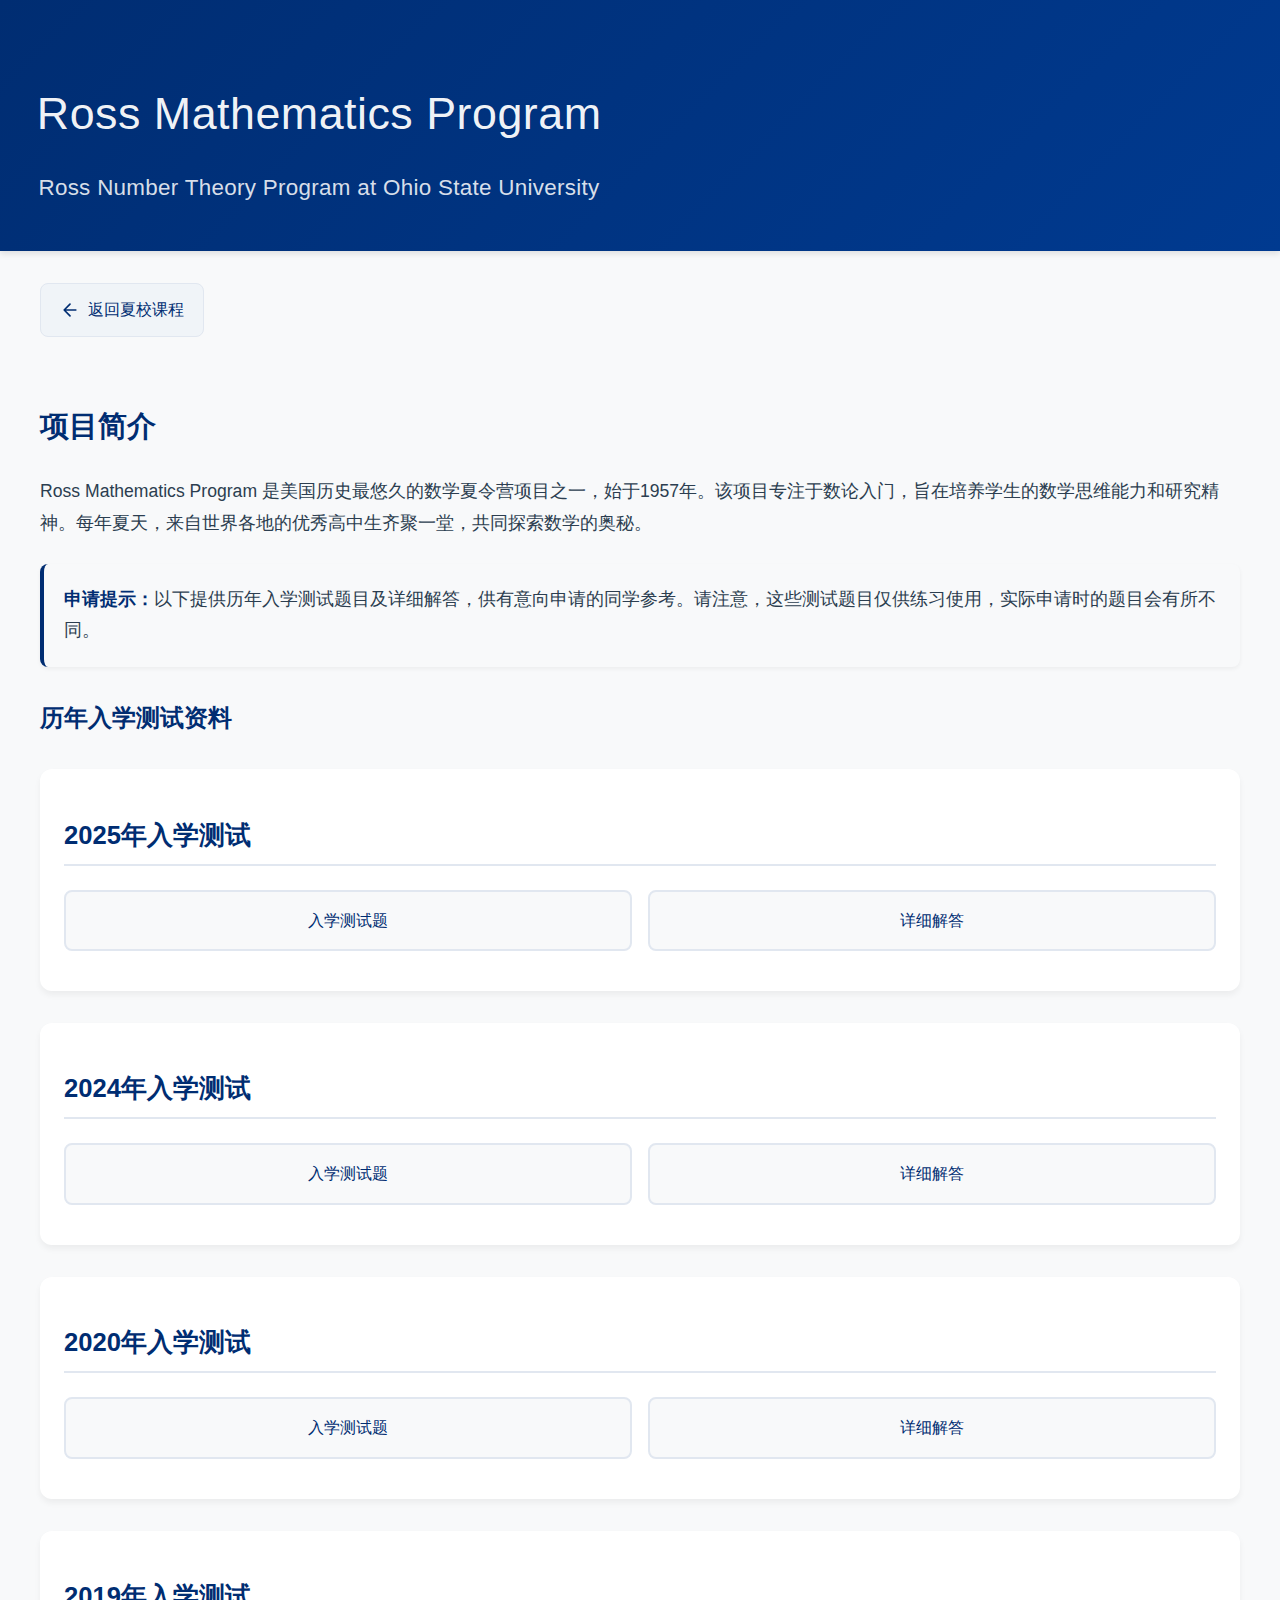
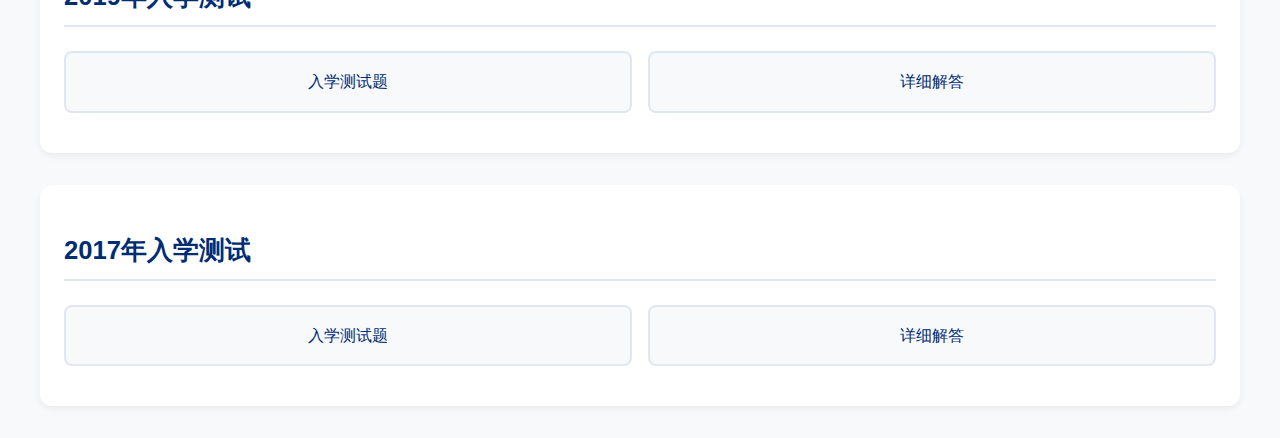
<file: website/pages/ross.html>
<!DOCTYPE html>
<html lang="zh">
<head>
    <meta charset="UTF-8">
    <meta name="viewport" content="width=device-width, initial-scale=1.0">
    <title>Ross Mathematics Programs - TALENT</title>
    <style>
        /* 复制主页的基础样式 */
        body {
            font-family: "Arial", sans-serif;
            background-color: #FFFFFF;
            color: #333;
            line-height: 1.6;
            margin: 0;
            padding: 0;
        }

        .container {
            max-width: 1200px;
            margin: 0 auto;
            padding: 0 2rem;
        }

        header {
            background-color: #002D72;
            padding: 3rem 0;
            color: white;
            position: relative;
            box-shadow: 0 3px 6px rgba(0,0,0,0.1);
            background: linear-gradient(135deg, #002D72, #003A90);
        }

        header::after {
            display: none;
        }

        .page-title {
            font-size: 2.8rem;
            margin-bottom: 0.8rem;
            font-weight: 300;
            letter-spacing: 0.5px;
            color: rgba(255, 255, 255, 0.95);
            font-family: "Helvetica Neue", Arial, sans-serif;
            margin-left: -0.2rem;
        }

        .page-subtitle {
            color: rgba(255, 255, 255, 0.85);
            font-size: 1.4rem;
            font-weight: 300;
            margin-bottom: 0;
            letter-spacing: 0.3px;
            line-height: 1.4;
            margin-left: -0.1rem;
        }

        h1, h2, h3 {
            color: #002D72;
        }

        .year-section {
            margin: 2rem 0;
            padding: 1.5rem;
            border: none;
            border-radius: 12px;
            background-color: #fff;
            box-shadow: 0 4px 6px rgba(0,0,0,0.05);
            transition: transform 0.2s ease, box-shadow 0.2s ease;
        }

        .year-section:hover {
            transform: translateY(-2px);
            box-shadow: 0 6px 12px rgba(0,0,0,0.1);
        }

        .year-section h2 {
            font-size: 1.6rem;
            color: #002D72;
            margin-bottom: 1.5rem;
            padding-bottom: 0.5rem;
            border-bottom: 2px solid #E1E7F0;
        }

        .resource-list {
            display: grid;
            grid-template-columns: repeat(auto-fit, minmax(250px, 1fr));
            gap: 1rem;
            padding: 0;
            list-style: none;
        }

        .resource-list li {
            margin: 0;
            list-style-type: none;
        }

        .resource-list a {
            display: flex;
            align-items: center;
            justify-content: center;
            padding: 1rem;
            border: 2px solid #E1E7F0;
            border-radius: 8px;
            color: #002D72;
            font-weight: 500;
            text-decoration: none;
            transition: all 0.2s ease;
            background-color: #F8F9FA;
        }

        .resource-list a:hover {
            background-color: #002D72;
            color: white;
            border-color: #002D72;
            transform: translateY(-2px);
        }

        .back-link {
            display: inline-flex;
            align-items: center;
            gap: 8px;
            color: #002D72;
            text-decoration: none;
            font-weight: 500;
            margin: 2rem 0;
            padding: 0.8rem 1.2rem;
            border-radius: 8px;
            transition: all 0.3s ease;
            background-color: #F0F4F8;
            border: 1px solid #E1E7F0;
        }

        .back-link:hover {
            background-color: #002D72;
            color: white;
            transform: translateX(-5px);
        }

        .back-link svg {
            transition: transform 0.3s ease;
        }

        .back-link:hover svg {
            transform: translateX(-3px);
        }

        .back-link span {
            font-size: 1rem;
        }

        .intro-text {
            margin: 2rem 0;
            line-height: 1.8;
            color: #2C3E50;
        }

        .intro-text h2 {
            font-size: 1.8rem;
            color: #002D72;
            margin-bottom: 1.5rem;
        }

        .intro-text p {
            font-size: 1.1rem;
            margin-bottom: 1.5rem;
        }

        .note {
            background-color: #F8F9FA;
            padding: 1.25rem;
            border-radius: 8px;
            border-left: 4px solid #002D72;
            margin: 1.5rem 0;
            box-shadow: 0 2px 4px rgba(0,0,0,0.05);
        }

        .note p {
            margin: 0;
            color: #2C3E50;
        }

        .note strong {
            color: #002D72;
            font-weight: 600;
        }

        @media screen and (max-width: 768px) {
            .container {
                padding: 0 1.5rem;
            }
            
            .page-title {
                font-size: 2rem;
                margin-left: -0.1rem;
            }
            
            .year-section {
                padding: 1.25rem;
            }
            
            .resource-list {
                grid-template-columns: 1fr;
            }
        }

        html {
            scroll-behavior: smooth;
        }

        body {
            background-color: #F8F9FA;
            min-height: 100vh;
        }

        header .container {
            max-width: 1200px;
            margin: 0 auto;
            padding: 0 2rem;
        }

        @media screen and (max-width: 768px) {
            header {
                padding: 2rem 0;
            }
            
            .page-title {
                font-size: 2rem;
                margin-bottom: 0.5rem;
            }
            
            .page-subtitle {
                font-size: 1.1rem;
            }
        }
    </style>
</head>
<body>
    <header>
        <div class="container">
            <h1 class="page-title">Ross Mathematics Program</h1>
            <p class="page-subtitle">Ross Number Theory Program at Ohio State University</p>
        </div>
    </header>

    <div class="container">
        <a href="../index.html#summer-courses" class="back-link">
            <svg width="20" height="20" viewBox="0 0 24 24" fill="none" xmlns="http://www.w3.org/2000/svg">
                <path d="M19 12H5M5 12L12 19M5 12L12 5" stroke="currentColor" stroke-width="2" stroke-linecap="round" stroke-linejoin="round"/>
            </svg>
            <span>返回夏校课程</span>
        </a>

        <div class="intro-text">
            <h2>项目简介</h2>
            <p>Ross Mathematics Program 是美国历史最悠久的数学夏令营项目之一，始于1957年。该项目专注于数论入门，旨在培养学生的数学思维能力和研究精神。每年夏天，来自世界各地的优秀高中生齐聚一堂，共同探索数学的奥秘。</p>
            
            <div class="note">
                <p><strong>申请提示：</strong>以下提供历年入学测试题目及详细解答，供有意向申请的同学参考。请注意，这些测试题目仅供练习使用，实际申请时的题目会有所不同。</p>
            </div>
        </div>

        <h2>历年入学测试资料</h2>

        <section class="year-section">
            <h2>2025年入学测试</h2>
            <ul class="resource-list">
                <li><a href="../pdf/ross/2025/test.pdf">入学测试题</a></li>
                <li><a href="../pdf/ross/2025/solutions.pdf">详细解答</a></li>
            </ul>
        </section>

        <section class="year-section">
            <h2>2024年入学测试</h2>
            <ul class="resource-list">
                <li><a href="../pdf/ross/2024/test.pdf">入学测试题</a></li>
                <li><a href="../pdf/ross/2024/solutions.pdf">详细解答</a></li>
            </ul>
        </section>

        <section class="year-section">
            <h2>2020年入学测试</h2>
            <ul class="resource-list">
                <li><a href="../pdf/ross/2020/test.pdf">入学测试题</a></li>
                <li><a href="../pdf/ross/2020/solutions.pdf">详细解答</a></li>
            </ul>
        </section>

        <section class="year-section">
            <h2>2019年入学测试</h2>
            <ul class="resource-list">
                <li><a href="../pdf/ross/2019/test.pdf">入学测试题</a></li>
                <li><a href="../pdf/ross/2019/solutions.pdf">详细解答</a></li>
            </ul>
        </section>

        <section class="year-section">
            <h2>2017年入学测试</h2>
            <ul class="resource-list">
                <li><a href="../pdf/ross/2017/test.pdf">入学测试题</a></li>
                <li><a href="../pdf/ross/2017/solutions.pdf">详细解答</a></li>
            </ul>
        </section>
    </div>
</body>
</html>
</file>
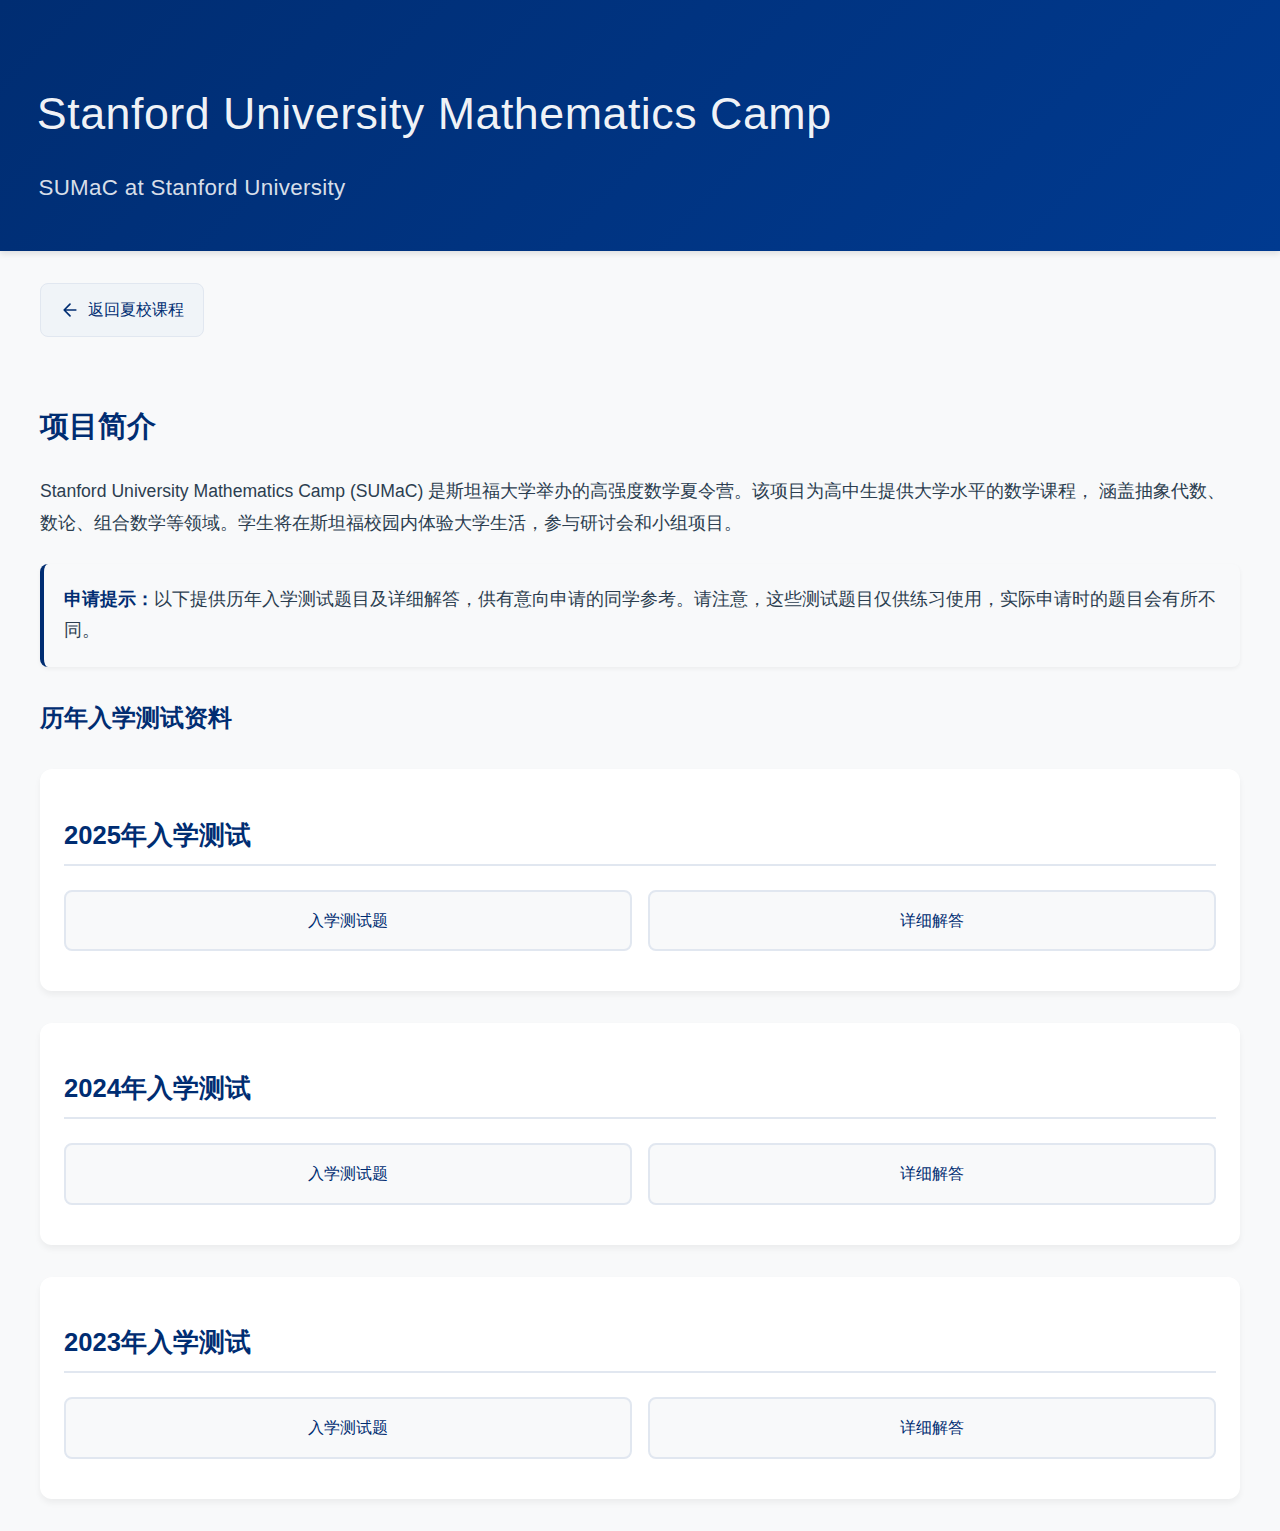
<file: website/pages/sumac.html>
<!DOCTYPE html>
<html lang="zh">
<head>
    <meta charset="UTF-8">
    <meta name="viewport" content="width=device-width, initial-scale=1.0">
    <title>Stanford University Mathematics Camp - TALENT</title>
    <style>
         /* 复制主页的基础样式 */
         body {
            font-family: "Arial", sans-serif;
            background-color: #FFFFFF;
            color: #333;
            line-height: 1.6;
            margin: 0;
            padding: 0;
        }

        .container {
            max-width: 1200px;
            margin: 0 auto;
            padding: 0 2rem;
        }

        header {
            background-color: #002D72;
            padding: 3rem 0;
            color: white;
            position: relative;
            box-shadow: 0 3px 6px rgba(0,0,0,0.1);
            background: linear-gradient(135deg, #002D72, #003A90);
        }

        header::after {
            display: none;
        }

        .page-title {
            font-size: 2.8rem;
            margin-bottom: 0.8rem;
            font-weight: 300;
            letter-spacing: 0.5px;
            color: rgba(255, 255, 255, 0.95);
            font-family: "Helvetica Neue", Arial, sans-serif;
            margin-left: -0.2rem;
        }

        .page-subtitle {
            color: rgba(255, 255, 255, 0.85);
            font-size: 1.4rem;
            font-weight: 300;
            margin-bottom: 0;
            letter-spacing: 0.3px;
            line-height: 1.4;
            margin-left: -0.1rem;
        }

        h1, h2, h3 {
            color: #002D72;
        }

        .year-section {
            margin: 2rem 0;
            padding: 1.5rem;
            border: none;
            border-radius: 12px;
            background-color: #fff;
            box-shadow: 0 4px 6px rgba(0,0,0,0.05);
            transition: transform 0.2s ease, box-shadow 0.2s ease;
        }

        .year-section:hover {
            transform: translateY(-2px);
            box-shadow: 0 6px 12px rgba(0,0,0,0.1);
        }

        .year-section h2 {
            font-size: 1.6rem;
            color: #002D72;
            margin-bottom: 1.5rem;
            padding-bottom: 0.5rem;
            border-bottom: 2px solid #E1E7F0;
        }

        .resource-list {
            display: grid;
            grid-template-columns: repeat(auto-fit, minmax(250px, 1fr));
            gap: 1rem;
            padding: 0;
            list-style: none;
        }

        .resource-list li {
            margin: 0;
            list-style-type: none;
        }

        .resource-list a {
            display: flex;
            align-items: center;
            justify-content: center;
            padding: 1rem;
            border: 2px solid #E1E7F0;
            border-radius: 8px;
            color: #002D72;
            font-weight: 500;
            text-decoration: none;
            transition: all 0.2s ease;
            background-color: #F8F9FA;
        }

        .resource-list a:hover {
            background-color: #002D72;
            color: white;
            border-color: #002D72;
            transform: translateY(-2px);
        }

        .back-link {
            display: inline-flex;
            align-items: center;
            gap: 8px;
            color: #002D72;
            text-decoration: none;
            font-weight: 500;
            margin: 2rem 0;
            padding: 0.8rem 1.2rem;
            border-radius: 8px;
            transition: all 0.3s ease;
            background-color: #F0F4F8;
            border: 1px solid #E1E7F0;
        }

        .back-link:hover {
            background-color: #002D72;
            color: white;
            transform: translateX(-5px);
        }

        .back-link svg {
            transition: transform 0.3s ease;
        }

        .back-link:hover svg {
            transform: translateX(-3px);
        }

        .back-link span {
            font-size: 1rem;
        }

        .intro-text {
            margin: 2rem 0;
            line-height: 1.8;
            color: #2C3E50;
        }

        .intro-text h2 {
            font-size: 1.8rem;
            color: #002D72;
            margin-bottom: 1.5rem;
        }

        .intro-text p {
            font-size: 1.1rem;
            margin-bottom: 1.5rem;
        }

        .note {
            background-color: #F8F9FA;
            padding: 1.25rem;
            border-radius: 8px;
            border-left: 4px solid #002D72;
            margin: 1.5rem 0;
            box-shadow: 0 2px 4px rgba(0,0,0,0.05);
        }

        .note p {
            margin: 0;
            color: #2C3E50;
        }

        .note strong {
            color: #002D72;
            font-weight: 600;
        }

        @media screen and (max-width: 768px) {
            .container {
                padding: 0 1.5rem;
            }
            
            .page-title {
                font-size: 2rem;
                margin-left: -0.1rem;
            }
            
            .year-section {
                padding: 1.25rem;
            }
            
            .resource-list {
                grid-template-columns: 1fr;
            }
        }

        html {
            scroll-behavior: smooth;
        }

        body {
            background-color: #F8F9FA;
            min-height: 100vh;
        }

        header .container {
            max-width: 1200px;
            margin: 0 auto;
            padding: 0 2rem;
        }

        @media screen and (max-width: 768px) {
            header {
                padding: 2rem 0;
            }
            
            .page-title {
                font-size: 2rem;
                margin-bottom: 0.5rem;
            }
            
            .page-subtitle {
                font-size: 1.1rem;
            }
        }
    </style>
</head>
<body>
    <header>
        <div class="container">
            <h1 class="page-title">Stanford University Mathematics Camp</h1>
            <p class="page-subtitle">SUMaC at Stanford University</p>
        </div>
    </header>

    <div class="container">
        <a href="../index.html#summer-courses" class="back-link">
            <svg width="20" height="20" viewBox="0 0 24 24" fill="none" xmlns="http://www.w3.org/2000/svg">
                <path d="M19 12H5M5 12L12 19M5 12L12 5" stroke="currentColor" stroke-width="2" stroke-linecap="round" stroke-linejoin="round"/>
            </svg>
            <span>返回夏校课程</span>
        </a>

        <div class="intro-text">
            <h2>项目简介</h2>
            <p>
                Stanford University Mathematics Camp (SUMaC) 是斯坦福大学举办的高强度数学夏令营。该项目为高中生提供大学水平的数学课程，
                涵盖抽象代数、数论、组合数学等领域。学生将在斯坦福校园内体验大学生活，参与研讨会和小组项目。
            </p>
            
            <div class="note">
                <p><strong>申请提示：</strong>以下提供历年入学测试题目及详细解答，供有意向申请的同学参考。请注意，这些测试题目仅供练习使用，实际申请时的题目会有所不同。</p>
            </div>
        </div>

        <h2>历年入学测试资料</h2>

        <section class="year-section">
            <h2>2025年入学测试</h2>
            <ul class="resource-list">
                <li><a href="../pdf/sumac/2025/test.pdf">入学测试题</a></li>
                <li><a href="../pdf/sumac/2025/solutions.pdf">详细解答</a></li>
            </ul>
        </section>

        <section class="year-section">
            <h2>2024年入学测试</h2>
            <ul class="resource-list">
                <li><a href="../pdf/sumac/2024/test.pdf">入学测试题</a></li>
                <li><a href="../pdf/sumac/2024/solutions.pdf">详细解答</a></li>
            </ul>
        </section>

        <section class="year-section">
            <h2>2023年入学测试</h2>
            <ul class="resource-list">
                <li><a href="../pdf/sumac/2023/test.pdf">入学测试题</a></li>
                <li><a href="../pdf/sumac/2023/solutions.pdf">详细解答</a></li>
            </ul>
        </section>
    </div>
</body>
</html>
</file>
